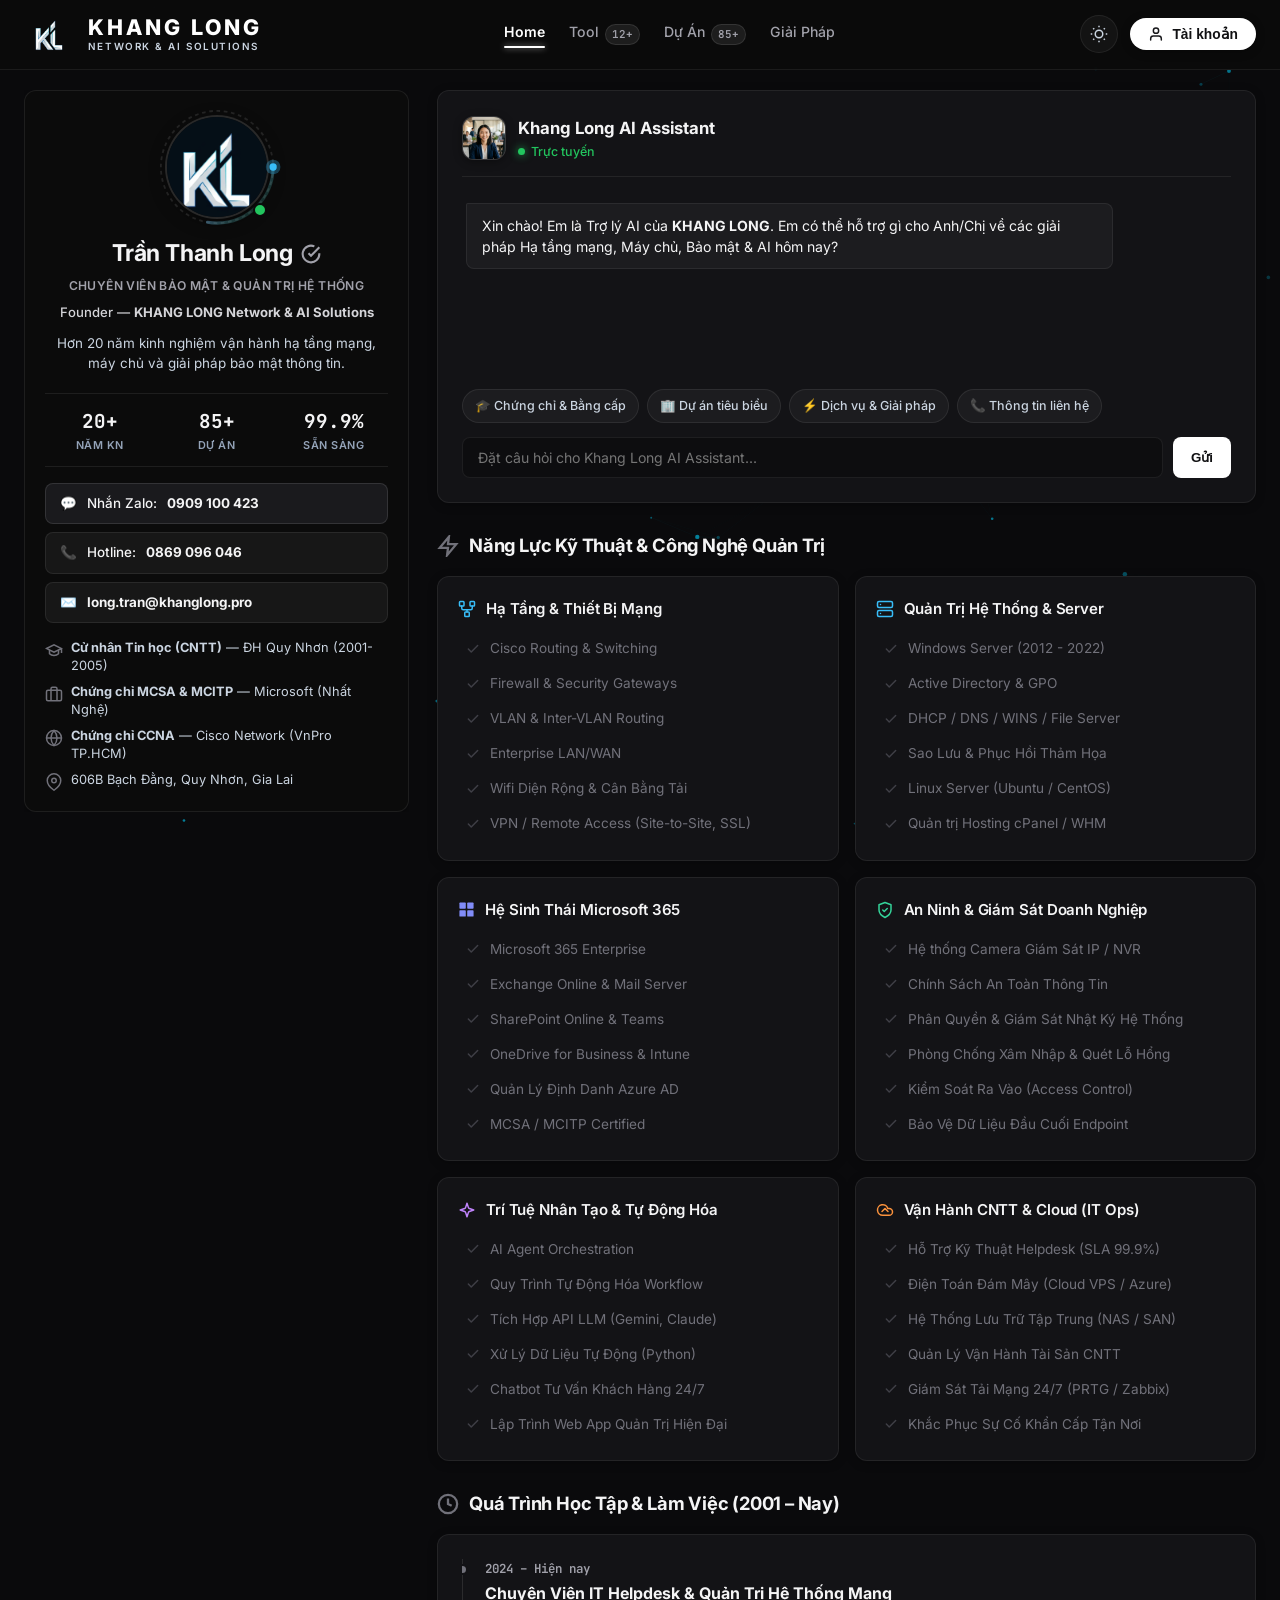
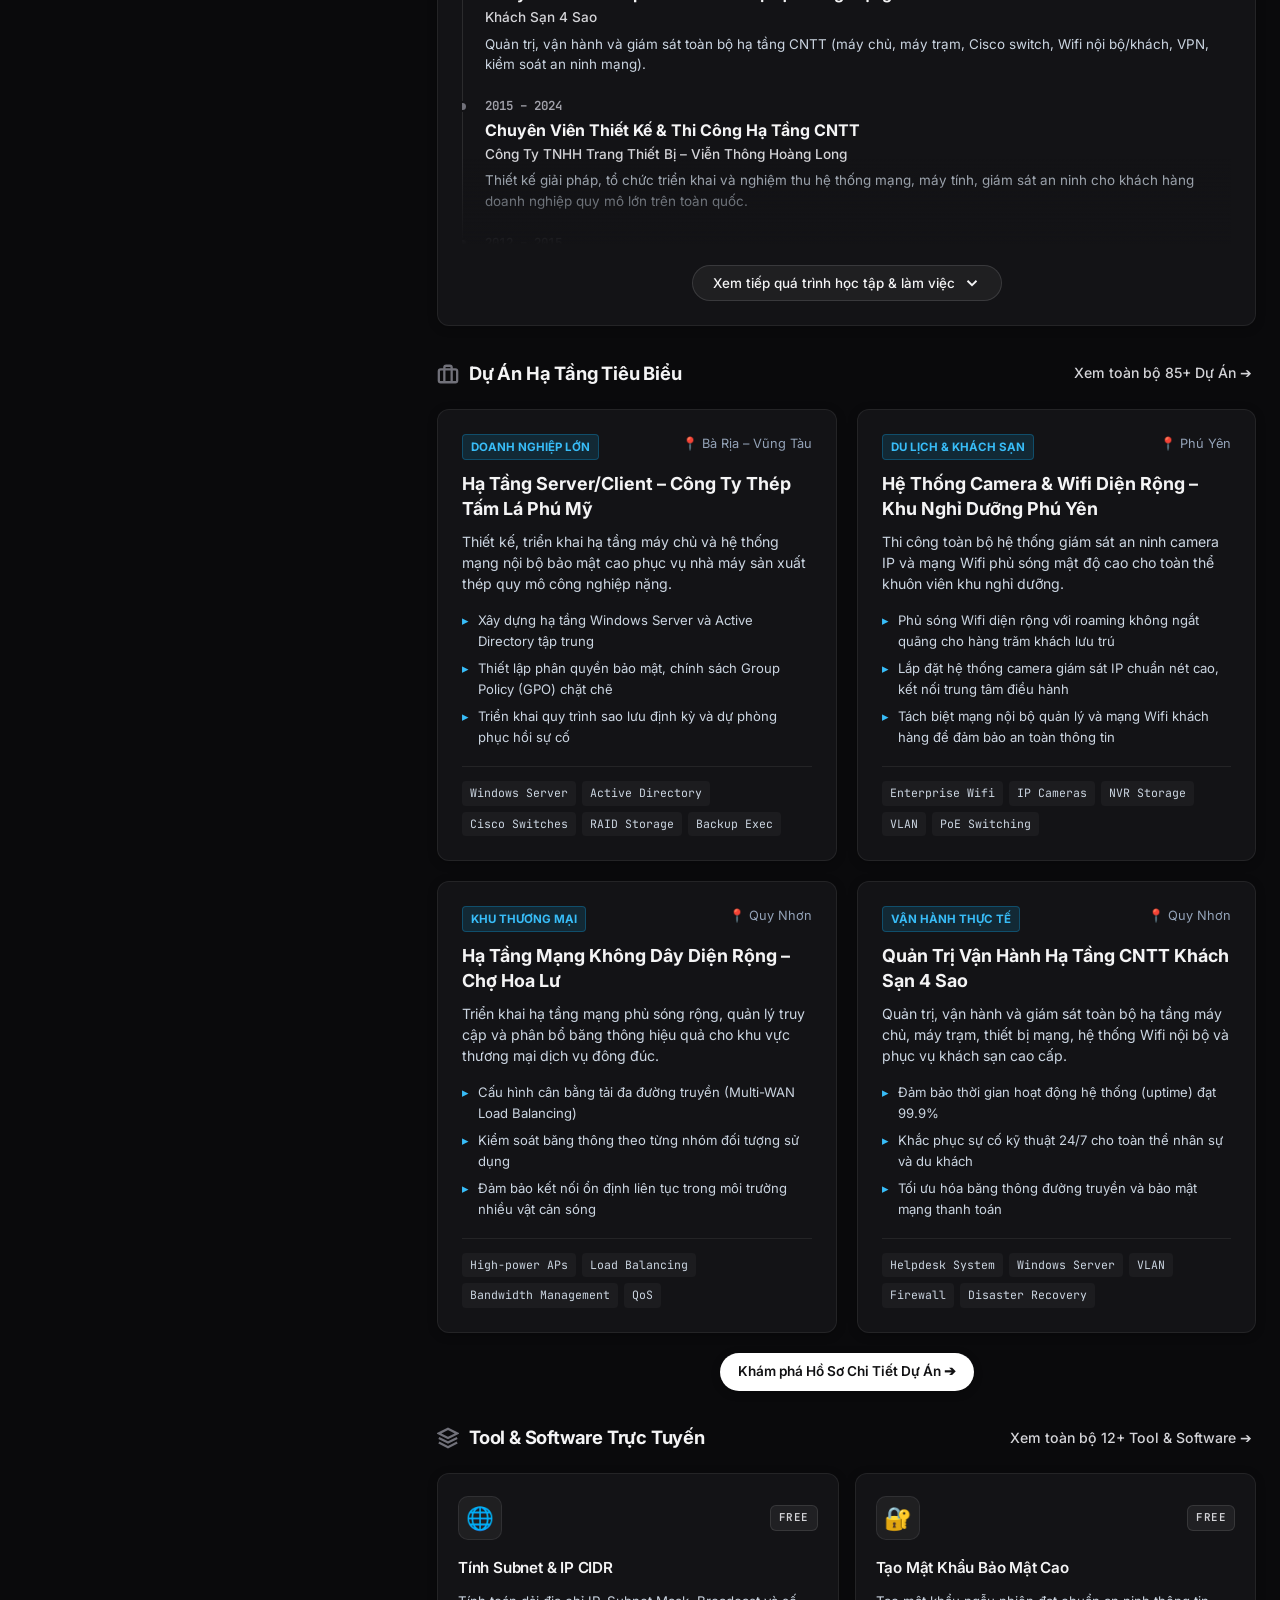
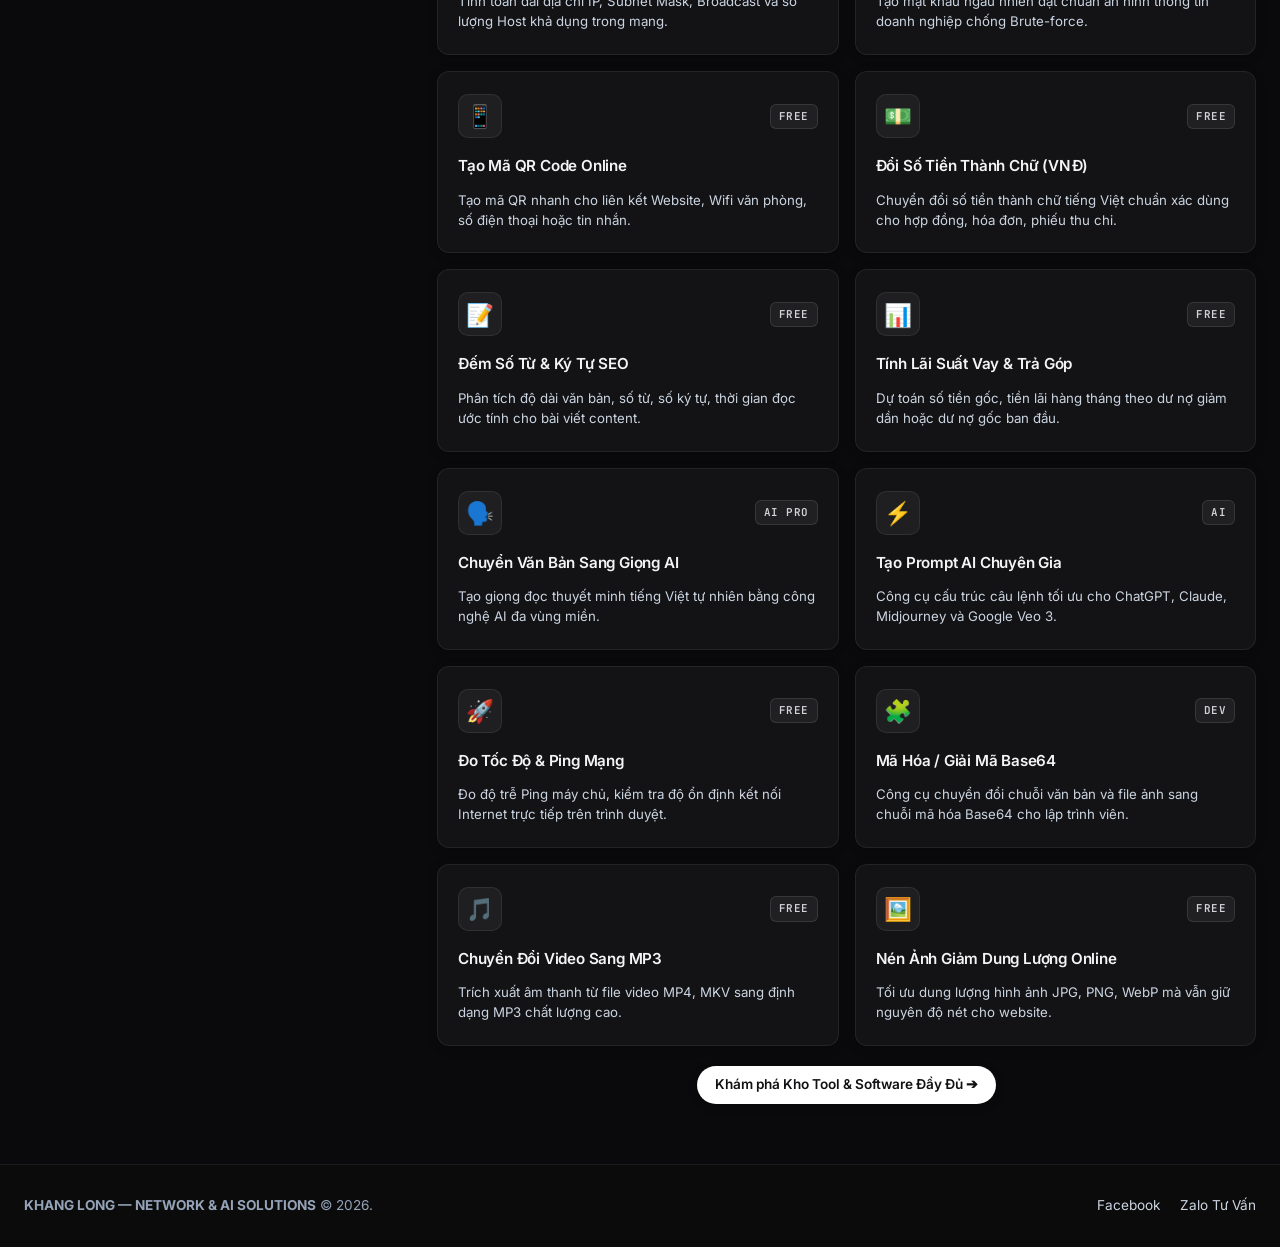
<file: index.html>
<!DOCTYPE html>
<html lang="vi" data-theme="dark">
<head>
  <meta charset="UTF-8">
  <meta name="viewport" content="width=device-width, initial-scale=1.0">
  <title>Trần Thanh Long | KHANG LONG — Network & AI Solutions</title>
  
  <!-- Canonical URL & Primary SEO -->
  <link rel="canonical" href="https://khanglong.pro/">
  <meta name="description" content="KHANG LONG — Network & AI Solutions: Chuyên sâu Khang Long Camera (Camera giám sát IP an ninh), Khang Long Network (Hạ tầng mạng LAN/WAN/Wifi diện rộng), Quản trị Windows Server và Khang Long AI Agent thực chiến tại Quy Nhơn.">
  <meta name="keywords" content="Khang Long, Khang Long Camera, Khang Long Network, Khang Long AI, khanglong.pro, Lắp camera Quy Nhơn, Thi công mạng Quy Nhơn, Quản trị mạng Quy Nhơn, Hạ tầng mạng doanh nghiệp, MCSA, CCNA, Camera an ninh IP, AI Agent doanh nghiệp">
  <meta name="author" content="KHANG LONG Network & AI Solutions">
  <meta name="robots" content="index, follow, max-image-preview:large, max-snippet:-1, max-video-preview:-1">

  <!-- OpenGraph Meta Tags (Facebook, Zalo, LinkedIn) -->
  <meta property="og:locale" content="vi_VN">
  <meta property="og:type" content="website">
  <meta property="og:site_name" content="KHANG LONG — Network & AI Solutions">
  <meta property="og:title" content="KHANG LONG — Network & AI Solutions | Hạ Tầng Mạng & Giải Pháp AI Doanh Nghiệp">
  <meta property="og:description" content="Chuyên sâu khảo sát, thiết kế và triển khai hạ tầng mạng LAN/WAN/Wifi diện rộng, Máy chủ Windows Server, Hệ sinh thái Microsoft 365 và Trí tuệ nhân tạo AI Agent.">
  <meta property="og:url" content="https://khanglong.pro/">
  <meta property="og:image" content="https://khanglong.pro/assets/images/khanglong_logo_official.jpg">
  <meta property="og:image:secure_url" content="https://khanglong.pro/assets/images/khanglong_logo_official.jpg">
  <meta property="og:image:type" content="image/jpeg">
  <meta property="og:image:width" content="1200">
  <meta property="og:image:height" content="630">
  <meta property="og:image:alt" content="KHANG LONG — Network & AI Solutions Logo">

  <!-- Twitter Cards -->
  <meta name="twitter:card" content="summary_large_image">
  <meta name="twitter:title" content="KHANG LONG — Network & AI Solutions">
  <meta name="twitter:description" content="Hạ Tầng Mạng & Giải Pháp AI Doanh Nghiệp uy tín tại Quy Nhơn và toàn quốc.">
  <meta name="twitter:image" content="https://khanglong.pro/assets/images/khanglong_logo_official.jpg">

  <!-- Favicon & Google Search Icons (Square 1:1, Multiples of 48px) -->
  <link rel="icon" type="image/x-icon" href="/favicon.ico">
  <link rel="shortcut icon" type="image/x-icon" href="/favicon.ico">
  <link rel="icon" type="image/png" sizes="48x48" href="assets/images/favicon-48x48.png">
  <link rel="icon" type="image/png" sizes="96x96" href="assets/images/favicon-96x96.png">
  <link rel="icon" type="image/png" sizes="192x192" href="assets/images/favicon-192x192.png">
  <link rel="icon" type="image/png" sizes="512x512" href="assets/images/favicon-512x512.png">
  <link rel="apple-touch-icon" sizes="180x180" href="assets/images/apple-touch-icon.png">

  <!-- Google Structured Data (JSON-LD Schema) -->
  <script type="application/ld+json">
  [
    {
      "@context": "https://schema.org",
      "@type": "LocalBusiness",
      "@id": "https://khanglong.pro/#organization",
      "name": "KHANG LONG — Network & AI Solutions",
      "image": "https://khanglong.pro/assets/images/khanglong_logo_official.jpg",
      "url": "https://khanglong.pro/",
      "sameAs": [
        "https://www.facebook.com/khanglong.itsolutions"
      ],
      "telephone": "0869096046",
      "priceRange": "$$",
      "address": {
        "@type": "PostalAddress",
        "streetAddress": "606B Bạch Đằng",
        "addressLocality": "Quy Nhơn",
        "addressRegion": "Gia Lai",
        "addressCountry": "VN"
      },
      "founder": {
        "@type": "Person",
        "name": "Trần Thanh Long",
        "jobTitle": "Chuyên Viên Bảo Mật & Quản Trị Hệ Thống"
      },
      "description": "Chuyên sâu khảo sát, thiết kế và thi công hạ tầng mạng LAN/WAN, Máy chủ Windows Server, Hệ sinh thái Microsoft 365, An ninh Camera IP và Giải pháp AI Agent doanh nghiệp.",
      "hasOfferCatalog": {
        "@type": "OfferCatalog",
        "name": "Dịch Vụ Cốt Lõi Khang Long",
        "itemListElement": [
          {
            "@type": "Offer",
            "itemOffered": {
              "@type": "Service",
              "name": "Khang Long Network",
              "description": "Tư vấn, thiết kế, triển khai hạ tầng mạng LAN/WAN, Wifi diện rộng và cân bằng tải doanh nghiệp."
            }
          },
          {
            "@type": "Offer",
            "itemOffered": {
              "@type": "Service",
              "name": "Khang Long Camera",
              "description": "Lắp đặt hệ thống camera quan sát an ninh IP, đầu ghi NVR độ nét cao tại Quy Nhơn."
            }
          },
          {
            "@type": "Offer",
            "itemOffered": {
              "@type": "Service",
              "name": "Khang Long AI",
              "description": "Giải pháp Trí tuệ Nhân tạo thực chiến, tích hợp AI Agent tự động hóa vận hành doanh nghiệp."
            }
          }
        ]
      }
    },
    {
      "@context": "https://schema.org",
      "@type": "WebSite",
      "@id": "https://khanglong.pro/#website",
      "url": "https://khanglong.pro/",
      "name": "KHANG LONG — Network & AI Solutions",
      "publisher": {
        "@id": "https://khanglong.pro/#organization"
      }
    },
    {
      "@context": "https://schema.org",
      "@type": "ItemList",
      "name": "Danh mục chính KHANG LONG",
      "itemListElement": [
        {
          "@type": "SiteNavigationElement",
          "position": 1,
          "name": "Trang Chủ — Khang Long Network & AI Solutions",
          "description": "Chuyên gia Hạ tầng Mạng doanh nghiệp, Máy chủ Microsoft Server, Quản trị hệ thống và Giải pháp AI Agent.",
          "url": "https://khanglong.pro/index.html"
        },
        {
          "@type": "SiteNavigationElement",
          "position": 2,
          "name": "Kho Công Cụ & Tiện Ích Trực Tuyến",
          "description": "Bộ tiện ích mạng IP, Subnet Calculator, Trình mã hóa bảo mật và công cụ kỹ thuật miễn phí.",
          "url": "https://khanglong.pro/tools.html"
        },
        {
          "@type": "SiteNavigationElement",
          "position": 3,
          "name": "Dự Án Hạ Tầng Đã Triển Khai",
          "description": "Hơn 85+ dự án hạ tầng mạng LAN/WAN, Wifi diện rộng, hệ thống máy chủ và camera doanh nghiệp.",
          "url": "https://khanglong.pro/projects.html"
        },
        {
          "@type": "SiteNavigationElement",
          "position": 4,
          "name": "Dịch Vụ & Giải Pháp Doanh Nghiệp",
          "description": "Tư vấn, thiết kế, triển khai hạ tầng mạng, bảo mật và giải pháp AI Agent thực chiến.",
          "url": "https://khanglong.pro/services.html"
        }
      ]
    }
  ]
  </script>

  <!-- Browser Theme & Mobile Address Bar Color -->
  <meta name="theme-color" content="#0b0b0e" media="(prefers-color-scheme: dark)">
  <meta name="theme-color" content="#ffffff" media="(prefers-color-scheme: light)">

  <!-- Google Fonts: Inter, Plus Jakarta Sans & JetBrains Mono with Preload & Display Swap -->
  <link rel="preconnect" href="https://fonts.googleapis.com">
  <link rel="preconnect" href="https://fonts.gstatic.com" crossorigin>
  <link rel="preload" as="style" href="https://fonts.googleapis.com/css2?family=Inter:wght@400;500;600;700;800&family=JetBrains+Mono:wght@400;500;600&family=Plus+Jakarta+Sans:wght@600;700;800&display=swap">
  <link href="https://fonts.googleapis.com/css2?family=Inter:wght@400;500;600;700;800&family=JetBrains+Mono:wght@400;500;600&family=Plus+Jakarta+Sans:wght@600;700;800&display=swap" rel="stylesheet">

  <!-- Core CSS -->
  <link rel="stylesheet" href="assets/css/style.css?v=20261013_perf_v7">
</head>
<body>

  <!-- Background Canvas & Ambient Orbs -->
  <canvas id="particle-canvas"></canvas>
  <div class="ambient-orb orb-1"></div>
  <div class="ambient-orb orb-2"></div>

  <!-- ================= TOP HEADER ================= -->
  <header class="top-header">
    <div class="header-container">
      <a href="/" class="brand-link">
        <img src="assets/images/khanglong_transparent_icon.webp" alt="KL Logo" class="brand-icon" width="36" height="36" decoding="async">
        <div class="brand-text">
          <span class="brand-title">KHANG LONG</span>
          <span class="brand-sub">NETWORK &amp; AI SOLUTIONS</span>
        </div>
      </a>

      <!-- Navigation Menu -->
      <nav>
        <ul class="nav-menu">
          <li><a href="index.html" class="nav-item-btn active"><span class="nav-label">Home</span></a></li>
          <li><a href="tools.html" class="nav-item-btn"><span class="nav-label">Tool</span> <span class="badge-pill">12+</span></a></li>
          <li><a href="projects.html" class="nav-item-btn"><span class="nav-label">Dự Án</span> <span class="badge-pill">85+</span></a></li>
          <li><a href="services.html" class="nav-item-btn"><span class="nav-label">Giải Pháp</span></a></li>
        </ul>
      </nav>

      <!-- Actions -->
      <div class="header-actions">
        <button class="theme-toggle-btn" id="theme-toggle" title="Chuyển đổi Sáng/Tối">
          <svg width="18" height="18" viewBox="0 0 24 24" fill="none" stroke="currentColor" stroke-width="2">
            <circle cx="12" cy="12" r="5"></circle>
            <line x1="12" y1="1" x2="12" y2="3"></line>
            <line x1="12" y1="21" x2="12" y2="23"></line>
            <line x1="4.22" y1="4.22" x2="5.64" y2="5.64"></line>
            <line x1="18.36" y1="18.36" x2="19.78" y2="19.78"></line>
            <line x1="1" y1="12" x2="3" y2="12"></line>
            <line x1="21" y1="12" x2="23" y2="12"></line>
            <line x1="4.22" y1="19.78" x2="5.64" y2="18.36"></line>
            <line x1="18.36" y1="5.64" x2="19.78" y2="4.22"></line>
          </svg>
        </button>
        <button class="cta-account-btn" id="open-auth-modal" type="button" title="Đăng nhập / Đăng ký tài khoản">
          <svg width="16" height="16" viewBox="0 0 24 24" fill="none" stroke="currentColor" stroke-width="2.2" stroke-linecap="round" stroke-linejoin="round">
            <path d="M20 21v-2a4 4 0 0 0-4-4H8a4 4 0 0 0-4 4v2"></path>
            <circle cx="12" cy="7" r="4"></circle>
          </svg>
          <span class="cta-account-text">Tài khoản</span>
        </button>

        <!-- Mobile Hamburger 3-Line Menu Button -->
        <button class="mobile-menu-btn" id="mobile-menu-toggle" type="button" title="Mở danh mục menu" aria-label="Menu điều hướng">
          <svg class="icon-menu-open" width="20" height="20" viewBox="0 0 24 24" fill="none" stroke="currentColor" stroke-width="2.2" stroke-linecap="round" stroke-linejoin="round">
            <line x1="4" y1="6" x2="20" y2="6"></line>
            <line x1="4" y1="12" x2="20" y2="12"></line>
            <line x1="4" y1="18" x2="20" y2="18"></line>
          </svg>
          <svg class="icon-menu-close" width="20" height="20" viewBox="0 0 24 24" fill="none" stroke="currentColor" stroke-width="2.2" stroke-linecap="round" stroke-linejoin="round" style="display:none;">
            <line x1="18" y1="6" x2="6" y2="18"></line>
            <line x1="6" y1="6" x2="18" y2="18"></line>
          </svg>
        </button>
      </div>
    </div>

    <!-- Mobile Navigation Drawer -->
    <div class="mobile-nav-drawer" id="mobile-nav-drawer">
      <ul class="mobile-nav-list">
        <li><a href="index.html" class="mobile-nav-link active"><span class="mnl-icon">🏠</span> <span>Home (Trang chủ)</span></a></li>
        <li><a href="tools.html" class="mobile-nav-link"><span class="mnl-icon">🛠️</span> <span>Tool Tiện Ích</span> <span class="badge-pill">12+</span></a></li>
        <li><a href="projects.html" class="mobile-nav-link"><span class="mnl-icon">💼</span> <span>Dự Án Đã Triển Khai</span> <span class="badge-pill">85+</span></a></li>
        <li><a href="services.html" class="mobile-nav-link"><span class="mnl-icon">🚀</span> <span>Dịch Vụ &amp; Giải Pháp</span></a></li>
      </ul>
      <div class="mobile-nav-contact">
        <a href="tel:0869096046" class="mnc-item mnc-phone">📞 Hotline: 0869 096 046</a>
        <a href="https://zalo.me/0909100423" target="_blank" class="mnc-item mnc-zalo">💬 Nhắn Zalo: 0909 100 423</a>
      </div>
    </div>
  </header>

  <!-- ================= MAIN LAYOUT ================= -->
  <main class="main-wrapper" id="about">
    
    <!-- LEFT COLUMN: SIDEBAR PROFILE CARD -->
    <aside class="sidebar-profile" id="sidebar-profile">
      <!-- Mobile Profile Collapsible Trigger Button -->
      <button class="profile-mobile-toggle-btn" id="profile-mobile-toggle" type="button" aria-expanded="false">
        <div class="pm-user-wrap">
          <div class="pm-avatar-mini">
            <img src="assets/images/khanglong_icon.webp" alt="Trần Thanh Long" width="38" height="38" decoding="async">
            <span class="pm-status-dot"></span>
          </div>
          <div class="pm-user-info">
            <div class="pm-user-name">
              <span>Trần Thanh Long</span>
              <span class="verified-icon-mini" title="Đã xác thực">✓</span>
            </div>
            <div class="pm-user-title">Founder Khang Long · 20+ Năm KN</div>
          </div>
        </div>
        <div class="pm-expand-action">
          <span class="pm-expand-text" id="profile-toggle-text">Xem hồ sơ</span>
          <svg class="pm-chevron-icon" id="profile-chevron" width="18" height="18" viewBox="0 0 24 24" fill="none" stroke="currentColor" stroke-width="2.5"><polyline points="6 9 12 15 18 9"></polyline></svg>
        </div>
      </button>

      <div class="profile-card glass-panel" id="profile-card-content">
        
        <!-- Avatar Wrapper -->
        <div class="avatar-wrapper">
          <svg class="avatar-ring-svg" viewBox="0 0 100 100">
            <defs>
              <linearGradient id="ring-beam-grad" x1="0%" y1="0%" x2="100%" y2="100%">
                <stop offset="0%" stop-color="#38bdf8" stop-opacity="1"/>
                <stop offset="50%" stop-color="#818cf8" stop-opacity="0.7"/>
                <stop offset="100%" stop-color="#34d399" stop-opacity="0"/>
              </linearGradient>
            </defs>
            <!-- Background Orbit Track -->
            <circle cx="50" cy="50" r="46" fill="none" stroke="rgba(255, 255, 255, 0.1)" stroke-width="1.5" stroke-dasharray="3 3" />
            <!-- Rotating Spinner with Running Arc & Comet Light Head -->
            <g class="avatar-spinner-group">
              <circle cx="50" cy="50" r="46" fill="none" stroke="url(#ring-beam-grad)" stroke-width="2.5" stroke-linecap="round" stroke-dasharray="80 210" />
              <circle cx="96" cy="50" r="3" fill="#38bdf8" />
              <circle cx="96" cy="50" r="6" fill="#38bdf8" opacity="0.3" />
            </g>
          </svg>
          <div class="avatar-img-box">
            <img src="assets/images/khanglong_icon.webp" alt="Trần Thanh Long" width="100" height="100" fetchpriority="high" decoding="async">
          </div>
          <div class="online-status-dot" title="Đang trực tuyến"></div>
        </div>

        <!-- Name & Badges -->
        <h1 class="profile-name">
          Trần Thanh Long
          <span class="verified-icon" title="Chuyên gia được xác thực">
            <svg width="20" height="20" viewBox="0 0 24 24" fill="none" stroke="currentColor" stroke-width="2.5">
              <path d="M22 11.08V12a10 10 0 1 1-5.93-9.14"></path>
              <polyline points="22 4 12 14.01 9 11.01"></polyline>
            </svg>
          </span>
        </h1>
        <div class="profile-role">Chuyên Viên Bảo Mật &amp; Quản Trị Hệ Thống</div>
        <div class="profile-founder">Founder — <strong>KHANG LONG Network &amp; AI Solutions</strong></div>
        <p class="profile-tagline">
          Hơn 20 năm kinh nghiệm vận hành hạ tầng mạng, máy chủ và giải pháp bảo mật thông tin.
        </p>

        <!-- Stats Counter -->
        <div class="stats-counter-row">
          <div class="stat-box">
            <span class="stat-value">20+</span>
            <span class="stat-label">Năm KN</span>
          </div>
          <div class="stat-box">
            <span class="stat-value">85+</span>
            <span class="stat-label">Dự Án</span>
          </div>
          <div class="stat-box">
            <span class="stat-value">99.9%</span>
            <span class="stat-label">Sẵn Sàng</span>
          </div>
        </div>

        <!-- Direct Contact Actions -->
        <div class="contact-actions-list">
          <a href="https://zalo.me/0909100423" target="_blank" class="contact-btn-item zalo-btn">
            <span>💬</span> Nhắn Zalo: <strong>0909 100 423</strong>
          </a>
          <a href="tel:0869096046" class="contact-btn-item">
            <span>📞</span> Hotline: <strong>0869 096 046</strong>
          </a>
          <a href="mailto:long.tran@khanglong.pro" class="contact-btn-item">
            <span>✉️</span> <strong>long.tran@khanglong.pro</strong>
          </a>
        </div>

        <!-- Qualifications & Background -->
        <ul class="quick-info-list">
          <li>
            <svg width="18" height="18" viewBox="0 0 24 24" fill="none" stroke="currentColor" stroke-width="2"><path d="M22 10v6M2 10l10-5 10 5-10 5z"/><path d="M6 12v5c3 3 9 3 12 0v-5"/></svg>
            <span><strong>Cử nhân Tin học (CNTT)</strong> — ĐH Quy Nhơn (2001-2005)</span>
          </li>
          <li>
            <svg width="18" height="18" viewBox="0 0 24 24" fill="none" stroke="currentColor" stroke-width="2"><rect x="2" y="7" width="20" height="14" rx="2" ry="2"/><path d="M16 21V5a2 2 0 0 0-2-2h-4a2 2 0 0 0-2 2v16"/></svg>
            <span><strong>Chứng chỉ MCSA &amp; MCITP</strong> — Microsoft (Nhất Nghệ)</span>
          </li>
          <li>
            <svg width="18" height="18" viewBox="0 0 24 24" fill="none" stroke="currentColor" stroke-width="2"><circle cx="12" cy="12" r="10"/><path d="M2 12h20"/><path d="M12 2a15.3 15.3 0 0 1 4 10 15.3 15.3 0 0 1-4 10 15.3 15.3 0 0 1-4-10 15.3 15.3 0 0 1 4-10z"/></svg>
            <span><strong>Chứng chỉ CCNA</strong> — Cisco Network (VnPro TP.HCM)</span>
          </li>
          <li>
            <svg width="18" height="18" viewBox="0 0 24 24" fill="none" stroke="currentColor" stroke-width="2"><path d="M21 10c0 7-9 13-9 13s-9-6-9-13a9 9 0 0 1 18 0z"/><circle cx="12" cy="10" r="3"/></svg>
            <span>606B Bạch Đằng, Quy Nhơn, Gia Lai</span>
          </li>
        </ul>

      </div>
    </aside>

    <!-- RIGHT COLUMN: MAIN CONTENT & APPS -->
    <section class="content-area">
      
      <!-- 1. KHANG LONG AI ASSISTANT -->
      <!-- Mobile AI Trigger Banner (Shown when chat is collapsed on Mobile) -->
      <div class="mobile-ai-trigger-banner glass-panel" id="mobile-ai-trigger-banner">
        <div class="matb-avatar">
          <img src="assets/images/ai_support_female.webp" alt="AI Support" width="40" height="40" loading="lazy" decoding="async">
          <span class="online-status-dot"></span>
        </div>
        <div class="matb-text">
          <div class="matb-title">Khang Long AI Assistant <span class="ai-live-badge">Online</span></div>
          <div class="matb-desc">Chạm để hỏi đáp &amp; tư vấn giải pháp mạng, AI</div>
        </div>
        <button type="button" class="matb-cta-btn" id="open-ai-chat-btn">
          <span>Chat AI</span>
          <svg width="15" height="15" viewBox="0 0 24 24" fill="none" stroke="currentColor" stroke-width="2.5"><path d="M21 15a2 2 0 0 1-2 2H7l-4 4V5a2 2 0 0 1 2-2h14a2 2 0 0 1 2 2z"></path></svg>
        </button>
      </div>

      <!-- AI Assistant Card (Always open on Desktop, Pop-up/Expandable on Mobile) -->
      <div class="chat-assistant-card glass-panel" id="chat-assistant-card">
        <div class="chat-card-header">
          <div class="chat-brand-identity">
            <div class="chat-avatar-icon">
              <img src="assets/images/ai_support_female.webp" alt="Khang Long Support Specialist" width="44" height="44" loading="lazy" decoding="async">
            </div>
            <div class="chat-title-text">
              <h3>Khang Long AI Assistant</h3>
              <span class="chat-status-active">Trực tuyến</span>
            </div>
          </div>
          <!-- Mobile Close Button -->
          <button class="chat-mobile-close-btn" id="close-ai-chat-btn" type="button" title="Thu nhỏ khung chat">
            <svg width="18" height="18" viewBox="0 0 24 24" fill="none" stroke="currentColor" stroke-width="2.2" stroke-linecap="round" stroke-linejoin="round">
              <line x1="18" y1="6" x2="6" y2="18"></line>
              <line x1="6" y1="6" x2="18" y2="18"></line>
            </svg>
          </button>
        </div>

        <div class="chat-messages-container" id="chat-messages">
          <div class="chat-bubble ai-msg">
            Xin chào! Em là Trợ lý AI của <strong>KHANG LONG</strong>. Em có thể hỗ trợ gì cho Anh/Chị về các giải pháp Hạ tầng mạng, Máy chủ, Bảo mật &amp; AI hôm nay?
          </div>
        </div>

        <div class="chat-suggestions">
          <span class="suggestion-chip" data-query="Anh Long có những chứng chỉ và học vấn gì?">🎓 Chứng chỉ &amp; Bằng cấp</span>
          <span class="suggestion-chip" data-query="Các dự án tiêu biểu anh Long đã làm?">🏢 Dự án tiêu biểu</span>
          <span class="suggestion-chip" data-query="Khang Long cung cấp những dịch vụ gì?">⚡ Dịch vụ &amp; Giải pháp</span>
          <span class="suggestion-chip" data-query="Thông tin liên hệ trực tiếp anh Long?">📞 Thông tin liên hệ</span>
        </div>

        <div class="chat-input-bar">
          <input type="text" class="chat-input-field" id="chat-input" placeholder="Đặt câu hỏi cho Khang Long AI Assistant...">
          <button type="button" class="chat-send-btn" id="chat-send-btn">Gửi</button>
        </div>
      </div>

      <!-- 2. TECH STACK & SKILLS -->
      <section id="skills">
        <h2 class="section-title">
          <svg width="22" height="22" viewBox="0 0 24 24" fill="none" stroke="currentColor" stroke-width="2.5"><polygon points="13 2 3 14 12 14 11 22 21 10 12 10 13 2"></polygon></svg>
          Năng Lực Kỹ Thuật &amp; Công Nghệ Quản Trị
        </h2>
        <div class="tech-categories-grid" id="tech-stack-container">
          <!-- 1. Hạ Tầng & Thiết Bị Mạng -->
          <div class="tech-cat-card glass-panel">
            <div class="tech-cat-header">
              <svg width="18" height="18" viewBox="0 0 24 24" fill="none" stroke="#38bdf8" stroke-width="2" stroke-linecap="round" stroke-linejoin="round"><rect x="2" y="2" width="6" height="6" rx="1"/><rect x="16" y="2" width="6" height="6" rx="1"/><rect x="9" y="16" width="6" height="6" rx="1"/><path d="M5 8v3a2 2 0 0 0 2 2h10a2 2 0 0 0 2-2V8"/><line x1="12" y1="13" x2="12" y2="16"/></svg>
              <span>Hạ Tầng &amp; Thiết Bị Mạng</span>
            </div>
            <div class="tech-pills-wrap">
              <span class="tech-pill highlight">Cisco Routing &amp; Switching</span>
              <span class="tech-pill highlight">Firewall &amp; Security Gateways</span>
              <span class="tech-pill">VLAN &amp; Inter-VLAN Routing</span>
              <span class="tech-pill">Enterprise LAN/WAN</span>
              <span class="tech-pill highlight">Wifi Diện Rộng &amp; Cân Bằng Tải</span>
              <span class="tech-pill">VPN / Remote Access (Site-to-Site, SSL)</span>
            </div>
          </div>

          <!-- 2. Quản Trị Hệ Thống & Server -->
          <div class="tech-cat-card glass-panel">
            <div class="tech-cat-header">
              <svg width="18" height="18" viewBox="0 0 24 24" fill="none" stroke="#38bdf8" stroke-width="2" stroke-linecap="round" stroke-linejoin="round"><rect x="2" y="2" width="20" height="8" rx="2" ry="2"/><rect x="2" y="14" width="20" height="8" rx="2" ry="2"/><line x1="6" y1="6" x2="6.01" y2="6"/><line x1="6" y1="18" x2="6.01" y2="18"/></svg>
              <span>Quản Trị Hệ Thống &amp; Server</span>
            </div>
            <div class="tech-pills-wrap">
              <span class="tech-pill highlight">Windows Server (2012 - 2022)</span>
              <span class="tech-pill highlight">Active Directory &amp; GPO</span>
              <span class="tech-pill">DHCP / DNS / WINS / File Server</span>
              <span class="tech-pill highlight">Sao Lưu &amp; Phục Hồi Thảm Họa</span>
              <span class="tech-pill">Linux Server (Ubuntu / CentOS)</span>
              <span class="tech-pill">Quản trị Hosting cPanel / WHM</span>
            </div>
          </div>

          <!-- 3. Hệ Sinh Thái Microsoft 365 -->
          <div class="tech-cat-card glass-panel">
            <div class="tech-cat-header">
              <svg width="17" height="17" viewBox="0 0 24 24" fill="#818cf8"><rect x="2" y="2" width="9" height="9" rx="1"/><rect x="13" y="2" width="9" height="9" rx="1"/><rect x="2" y="13" width="9" height="9" rx="1"/><rect x="13" y="13" width="9" height="9" rx="1"/></svg>
              <span>Hệ Sinh Thái Microsoft 365</span>
            </div>
            <div class="tech-pills-wrap">
              <span class="tech-pill highlight">Microsoft 365 Enterprise</span>
              <span class="tech-pill highlight">Exchange Online &amp; Mail Server</span>
              <span class="tech-pill">SharePoint Online &amp; Teams</span>
              <span class="tech-pill">OneDrive for Business &amp; Intune</span>
              <span class="tech-pill">Quản Lý Định Danh Azure AD</span>
              <span class="tech-pill highlight">MCSA / MCITP Certified</span>
            </div>
          </div>

          <!-- 4. An Ninh & Giám Sát Doanh Nghiệp -->
          <div class="tech-cat-card glass-panel">
            <div class="tech-cat-header">
              <svg width="18" height="18" viewBox="0 0 24 24" fill="none" stroke="#34d399" stroke-width="2" stroke-linecap="round" stroke-linejoin="round"><path d="M12 22s8-4 8-10V5l-8-3-8 3v7c0 6 8 10 8 10z"/><path d="m9 12 2 2 4-4"/></svg>
              <span>An Ninh &amp; Giám Sát Doanh Nghiệp</span>
            </div>
            <div class="tech-pills-wrap">
              <span class="tech-pill highlight">Hệ thống Camera Giám Sát IP / NVR</span>
              <span class="tech-pill highlight">Chính Sách An Toàn Thông Tin</span>
              <span class="tech-pill">Phân Quyền &amp; Giám Sát Nhật Ký Hệ Thống</span>
              <span class="tech-pill">Phòng Chống Xâm Nhập &amp; Quét Lỗ Hổng</span>
              <span class="tech-pill">Kiểm Soát Ra Vào (Access Control)</span>
              <span class="tech-pill">Bảo Vệ Dữ Liệu Đầu Cuối Endpoint</span>
            </div>
          </div>

          <!-- 5. Trí Tuệ Nhân Tạo & Tự Động Hóa -->
          <div class="tech-cat-card glass-panel">
            <div class="tech-cat-header">
              <svg width="18" height="18" viewBox="0 0 24 24" fill="none" stroke="#c084fc" stroke-width="2" stroke-linecap="round" stroke-linejoin="round"><path d="m12 3-1.912 5.813a2 2 0 0 1-1.275 1.275L3 12l5.813 1.912a2 2 0 0 1 1.275 1.275L12 21l1.912-5.813a2 2 0 0 1 1.275-1.275L21 12l-5.813-1.912a2 2 0 0 1-1.275-1.275L12 3Z"/></svg>
              <span>Trí Tuệ Nhân Tạo &amp; Tự Động Hóa</span>
            </div>
            <div class="tech-pills-wrap">
              <span class="tech-pill highlight">AI Agent Orchestration</span>
              <span class="tech-pill highlight">Quy Trình Tự Động Hóa Workflow</span>
              <span class="tech-pill">Tích Hợp API LLM (Gemini, Claude)</span>
              <span class="tech-pill">Xử Lý Dữ Liệu Tự Động (Python)</span>
              <span class="tech-pill">Chatbot Tư Vấn Khách Hàng 24/7</span>
              <span class="tech-pill">Lập Trình Web App Quản Trị Hiện Đại</span>
            </div>
          </div>

          <!-- 6. Vận Hành CNTT & Cloud (IT Ops) -->
          <div class="tech-cat-card glass-panel">
            <div class="tech-cat-header">
              <svg width="18" height="18" viewBox="0 0 24 24" fill="none" stroke="#fb923c" stroke-width="2" stroke-linecap="round" stroke-linejoin="round"><path d="M17.5 19H9a7 7 0 1 1 6.71-9h1.79a4.5 4.5 0 1 1 0 9Z"/><polyline points="8 14 12 10 16 14"/></svg>
              <span>Vận Hành CNTT &amp; Cloud (IT Ops)</span>
            </div>
            <div class="tech-pills-wrap">
              <span class="tech-pill highlight">Hỗ Trợ Kỹ Thuật Helpdesk (SLA 99.9%)</span>
              <span class="tech-pill highlight">Điện Toán Đám Mây (Cloud VPS / Azure)</span>
              <span class="tech-pill">Hệ Thống Lưu Trữ Tập Trung (NAS / SAN)</span>
              <span class="tech-pill">Quản Lý Vận Hành Tài Sản CNTT</span>
              <span class="tech-pill">Giám Sát Tải Mạng 24/7 (PRTG / Zabbix)</span>
              <span class="tech-pill highlight">Khắc Phục Sự Cố Khẩn Cấp Tận Nơi</span>
            </div>
          </div>
        </div>
      </section>

      <!-- 3. EDUCATION & CAREER TIMELINE -->
      <section id="timeline">
        <h2 class="section-title">
          <svg width="22" height="22" viewBox="0 0 24 24" fill="none" stroke="currentColor" stroke-width="2.5"><circle cx="12" cy="12" r="10"/><polyline points="12 6 12 12 16 14"></polyline></svg>
          Quá Trình Học Tập &amp; Làm Việc (2001 – Nay)
        </h2>
        <div class="timeline-card glass-panel">
          <div class="timeline-wrapper collapsed" id="timeline-wrapper">
            <div class="timeline-list" id="timeline-container">
              <!-- Rendered dynamically by app.js -->
            </div>
            <div class="timeline-fade-overlay" id="timeline-fade"></div>
          </div>
          <div class="timeline-toggle-area">
            <button class="timeline-expand-btn" id="timeline-toggle-btn" aria-expanded="false" type="button">
              <span class="btn-text">Xem tiếp quá trình học tập &amp; làm việc</span>
              <svg class="chevron-icon" width="18" height="18" viewBox="0 0 24 24" fill="none" stroke="currentColor" stroke-width="2.5">
                <polyline points="6 9 12 15 18 9"></polyline>
              </svg>
            </button>
          </div>
        </div>
      </section>

      <!-- 4. FEATURED PROJECTS PREVIEW -->
      <section id="projects">
        <div style="display: flex; justify-content: space-between; align-items: center; margin-bottom: 16px; flex-wrap: wrap; gap: 10px;">
          <h2 class="section-title" style="margin-bottom: 0;">
            <svg width="22" height="22" viewBox="0 0 24 24" fill="none" stroke="currentColor" stroke-width="2.5"><rect x="2" y="7" width="20" height="14" rx="2" ry="2"/><path d="M16 21V5a2 2 0 0 0-2-2h-4a2 2 0 0 0-2 2v16"/></svg>
            Dự Án Hạ Tầng Tiêu Biểu
          </h2>
          <a href="projects.html" class="nav-item-btn" style="color: #d4d4d8; border-color: rgba(255, 255, 255, 0.12);">
            Xem toàn bộ 85+ Dự Án ➔
          </a>
        </div>
        <div class="projects-grid" id="projects-container">
          <!-- Rendered dynamically by app.js -->
        </div>
        <div style="text-align: center; margin-top: 20px;">
          <a href="projects.html" class="cta-contact-btn" style="display: inline-block;">
            Khám phá Hồ Sơ Chi Tiết Dự Án ➔
          </a>
        </div>
      </section>

      <!-- 5. TOOLS & SOFTWARE PREVIEW -->
      <section id="tools">
        <div style="display: flex; justify-content: space-between; align-items: center; margin-bottom: 16px; flex-wrap: wrap; gap: 10px;">
          <h2 class="section-title" style="margin-bottom: 0;">
            <svg width="22" height="22" viewBox="0 0 24 24" fill="none" stroke="currentColor" stroke-width="2.5"><polygon points="12 2 2 7 12 12 22 7 12 2"></polygon><polyline points="2 17 12 22 22 17"></polyline><polyline points="2 12 12 17 22 12"></polyline></svg>
            Tool &amp; Software Trực Tuyến
          </h2>
          <a href="tools.html" class="nav-item-btn" style="color: #d4d4d8; border-color: rgba(255, 255, 255, 0.12);">
            Xem toàn bộ 12+ Tool &amp; Software ➔
          </a>
        </div>
        <div class="tools-grid" id="tools-container">
          <!-- Rendered dynamically by app.js -->
        </div>
        <div style="text-align: center; margin-top: 20px;">
          <a href="tools.html" class="cta-contact-btn" style="display: inline-block;">
            Khám phá Kho Tool &amp; Software Đầy Đủ ➔
          </a>
        </div>
      </section>

    </section>
  </main>

  <!-- ================= SITE FOOTER ================= -->
  <footer class="site-footer">
    <div class="footer-inner">
      <div>
        <strong>KHANG LONG — NETWORK &amp; AI SOLUTIONS</strong> &copy; 2026.
      </div>
      <div class="footer-links">
        <a href="https://www.facebook.com/khanglong.itsolutions" target="_blank" rel="noopener noreferrer">Facebook</a>
        <a href="https://zalo.me/0909100423" target="_blank" rel="noopener noreferrer">Zalo Tư Vấn</a>
      </div>
    </div>
  </footer>

  <!-- ================= AUTH MODAL (ĐĂNG NHẬP / ĐĂNG KÝ) ================= -->
  <div class="auth-modal-overlay" id="auth-modal-overlay" aria-hidden="true">
    <div class="auth-modal-card" role="dialog" aria-modal="true" aria-labelledby="auth-modal-title">
      
      <!-- Close Button (Red Circle with White X) -->
      <button class="auth-close-btn" id="auth-modal-close" title="Đóng modal" aria-label="Đóng">
        <svg width="14" height="14" viewBox="0 0 24 24" fill="none" stroke="currentColor" stroke-width="3" stroke-linecap="round" stroke-linejoin="round">
          <line x1="18" y1="6" x2="6" y2="18"></line>
          <line x1="6" y1="6" x2="18" y2="18"></line>
        </svg>
      </button>

      <!-- Tabs: Đăng nhập / Đăng ký -->
      <div class="auth-tabs">
        <button type="button" class="auth-tab-btn active" id="tab-login-btn">Đăng nhập</button>
        <button type="button" class="auth-tab-btn" id="tab-register-btn">Đăng ký</button>
      </div>

      <!-- ================= 1. FORM ĐĂNG NHẬP (HÌNH 2) ================= -->
      <div class="auth-form-panel active" id="login-panel">
        
        <!-- Alert Notification -->
        <div class="auth-alert-banner login-alert">
          <svg width="18" height="18" viewBox="0 0 24 24" fill="none" stroke="currentColor" stroke-width="2.5" stroke-linecap="round" stroke-linejoin="round">
            <circle cx="12" cy="12" r="10"></circle>
            <line x1="12" y1="16" x2="12" y2="12"></line>
            <line x1="12" y1="8" x2="12.01" y2="8"></line>
          </svg>
          <span>Bạn cần đăng nhập để sử dụng Website!</span>
        </div>

        <!-- Google Login Button -->
        <button type="button" class="auth-google-btn" id="google-login-btn">
          <svg width="18" height="18" viewBox="0 0 24 24">
            <path fill="#4285F4" d="M22.56 12.25c0-.78-.07-1.53-.2-2.25H12v4.26h5.92c-.26 1.37-1.04 2.53-2.21 3.31v2.77h3.57c2.08-1.92 3.28-4.74 3.28-8.09z"/>
            <path fill="#34A853" d="M12 23c2.97 0 5.46-.98 7.28-2.66l-3.57-2.77c-.98.66-2.23 1.06-3.71 1.06-2.86 0-5.29-1.93-6.16-4.53H2.18v2.84C3.99 20.53 7.7 23 12 23z"/>
            <path fill="#FBBC05" d="M5.84 14.09c-.22-.66-.35-1.36-.35-2.09s.13-1.43.35-2.09V7.06H2.18C1.43 8.55 1 10.22 1 12s.43 3.45 1.18 4.94l2.85-2.22.81-.63z"/>
            <path fill="#EA4335" d="M12 5.38c1.62 0 3.06.56 4.21 1.64l3.15-3.15C17.45 2.09 14.97 1 12 1 7.7 1 3.99 3.47 2.18 7.06l3.66 2.84c.87-2.6 3.3-4.52 6.16-4.52z"/>
          </svg>
          <span>Sign in with Google</span>
        </button>

        <div class="auth-divider">Hoặc</div>

        <form id="login-form" onsubmit="event.preventDefault(); window.handleAuthSubmit('login');">
          <div class="auth-field-group">
            <label for="login-username">Email/Tên đăng nhập</label>
            <div class="auth-input-box">
              <svg class="input-icon" width="18" height="18" viewBox="0 0 24 24" fill="none" stroke="currentColor" stroke-width="2">
                <path d="M20 21v-2a4 4 0 0 0-4-4H8a4 4 0 0 0-4 4v2"></path>
                <circle cx="12" cy="7" r="4"></circle>
              </svg>
              <input type="text" id="login-username" placeholder="Nhập email hoặc tên đăng nhập" required autocomplete="username">
            </div>
          </div>

          <div class="auth-field-group">
            <label for="login-password">Mật khẩu</label>
            <div class="auth-input-box">
              <svg class="input-icon" width="18" height="18" viewBox="0 0 24 24" fill="none" stroke="currentColor" stroke-width="2">
                <rect x="3" y="11" width="18" height="11" rx="2" ry="2"></rect>
                <path d="M7 11V7a5 5 0 0 1 10 0v4"></path>
              </svg>
              <input type="password" id="login-password" placeholder="Nhập mật khẩu" required autocomplete="current-password">
              <button type="button" class="auth-toggle-pwd" data-target="login-password">Hiển thị</button>
            </div>
          </div>

          <div class="auth-options-row">
            <label class="auth-remember-label">
              <input type="checkbox" id="login-remember" checked>
              <span>Nhớ tài khoản</span>
            </label>
            <a href="javascript:void(0)" class="auth-forgot-link" onclick="alert('Vui lòng liên hệ quản trị viên qua Hotline hoặc Zalo để khôi phục mật khẩu!');">Quên mật khẩu ?</a>
          </div>

          <button type="submit" class="auth-submit-btn">Đăng nhập</button>
        </form>

        <div class="auth-switch-footer">
          Bạn không có tài khoản? <button type="button" class="auth-switch-link" id="switch-to-register">Đăng ký</button>
        </div>
      </div>

      <!-- ================= 2. FORM ĐĂNG KÝ (HÌNH 3) ================= -->
      <div class="auth-form-panel" id="register-panel">
        
        <!-- Alert Notification -->
        <div class="auth-alert-banner register-alert">
          <svg width="18" height="18" viewBox="0 0 24 24" fill="none" stroke="currentColor" stroke-width="2.5" stroke-linecap="round" stroke-linejoin="round">
            <path d="M16 21v-2a4 4 0 0 0-4-4H5a4 4 0 0 0-4 4v2"></path>
            <circle cx="8.5" cy="7" r="4"></circle>
            <line x1="20" y1="8" x2="20" y2="14"></line>
            <line x1="23" y1="11" x2="17" y2="11"></line>
          </svg>
          <span>Tạo tài khoản để truy cập đầy đủ tính năng!</span>
        </div>

        <!-- Google Register Button -->
        <button type="button" class="auth-google-btn" id="google-register-btn">
          <svg width="18" height="18" viewBox="0 0 24 24">
            <path fill="#4285F4" d="M22.56 12.25c0-.78-.07-1.53-.2-2.25H12v4.26h5.92c-.26 1.37-1.04 2.53-2.21 3.31v2.77h3.57c2.08-1.92 3.28-4.74 3.28-8.09z"/>
            <path fill="#34A853" d="M12 23c2.97 0 5.46-.98 7.28-2.66l-3.57-2.77c-.98.66-2.23 1.06-3.71 1.06-2.86 0-5.29-1.93-6.16-4.53H2.18v2.84C3.99 20.53 7.7 23 12 23z"/>
            <path fill="#FBBC05" d="M5.84 14.09c-.22-.66-.35-1.36-.35-2.09s.13-1.43.35-2.09V7.06H2.18C1.43 8.55 1 10.22 1 12s.43 3.45 1.18 4.94l2.85-2.22.81-.63z"/>
            <path fill="#EA4335" d="M12 5.38c1.62 0 3.06.56 4.21 1.64l3.15-3.15C17.45 2.09 14.97 1 12 1 7.7 1 3.99 3.47 2.18 7.06l3.66 2.84c.87-2.6 3.3-4.52 6.16-4.52z"/>
          </svg>
          <span>Sign in with Google</span>
        </button>

        <div class="auth-divider">Hoặc</div>

        <form id="register-form" onsubmit="event.preventDefault(); window.handleAuthSubmit('register');">
          <div class="auth-field-group">
            <label for="reg-username">Tên đăng nhập</label>
            <div class="auth-input-box">
              <svg class="input-icon" width="18" height="18" viewBox="0 0 24 24" fill="none" stroke="currentColor" stroke-width="2">
                <path d="M20 21v-2a4 4 0 0 0-4-4H8a4 4 0 0 0-4 4v2"></path>
                <circle cx="12" cy="7" r="4"></circle>
              </svg>
              <input type="text" id="reg-username" placeholder="Nhập tên đăng nhập" required autocomplete="username">
            </div>
          </div>

          <div class="auth-field-group">
            <label for="reg-email">Địa chỉ Email</label>
            <div class="auth-input-box">
              <svg class="input-icon" width="18" height="18" viewBox="0 0 24 24" fill="none" stroke="currentColor" stroke-width="2">
                <path d="M4 4h16c1.1 0 2 .9 2 2v12c0 1.1-.9 2-2 2H4c-1.1 0-2-.9-2-2V6c0-1.1.9-2 2-2z"></path>
                <polyline points="22,6 12,13 2,6"></polyline>
              </svg>
              <input type="email" id="reg-email" placeholder="Nhập email của bạn" required autocomplete="email">
              <button type="button" class="auth-send-code-btn" id="send-verify-code-btn">Gửi mã</button>
            </div>
          </div>

          <div class="auth-field-group">
            <label for="reg-password">Mật khẩu</label>
            <div class="auth-input-box">
              <svg class="input-icon" width="18" height="18" viewBox="0 0 24 24" fill="none" stroke="currentColor" stroke-width="2">
                <rect x="3" y="11" width="18" height="11" rx="2" ry="2"></rect>
                <path d="M7 11V7a5 5 0 0 1 10 0v4"></path>
              </svg>
              <input type="password" id="reg-password" placeholder="Tối thiểu 6 ký tự" minlength="6" required autocomplete="new-password">
              <button type="button" class="auth-toggle-pwd" data-target="reg-password">Hiển thị</button>
            </div>
          </div>

          <div class="auth-field-group">
            <label for="reg-password-confirm">Xác nhận mật khẩu</label>
            <div class="auth-input-box">
              <svg class="input-icon" width="18" height="18" viewBox="0 0 24 24" fill="none" stroke="currentColor" stroke-width="2">
                <rect x="3" y="11" width="18" height="11" rx="2" ry="2"></rect>
                <path d="M7 11V7a5 5 0 0 1 10 0v4"></path>
              </svg>
              <input type="password" id="reg-password-confirm" placeholder="Nhập lại mật khẩu" minlength="6" required autocomplete="new-password">
            </div>
          </div>

          <button type="submit" class="auth-submit-btn">Đăng ký tài khoản</button>
        </form>

        <div class="auth-switch-footer">
          Đã có tài khoản? <button type="button" class="auth-switch-link" id="switch-to-login">Đăng nhập</button>
        </div>
      </div>

    </div>
  </div>

  <!-- Floating Mobile AI Launcher (Toggles AI Chat on Mobile) -->
  <button class="mobile-floating-ai-btn" id="mobile-floating-ai" type="button" aria-label="Mở Trợ lý Khang Long AI">
    <div class="mf-ai-avatar">
      <img src="assets/images/ai_support_female.webp" alt="Khang Long AI" width="38" height="38" loading="lazy" decoding="async">
      <span class="mf-pulse-dot"></span>
    </div>
    <span class="mf-ai-text">Hỏi AI</span>
  </button>

  <!-- Core App JS -->
  <script src="assets/js/app.js?v=20261012_mobile_opt_v5" defer></script>
</body>
</html>
</file>
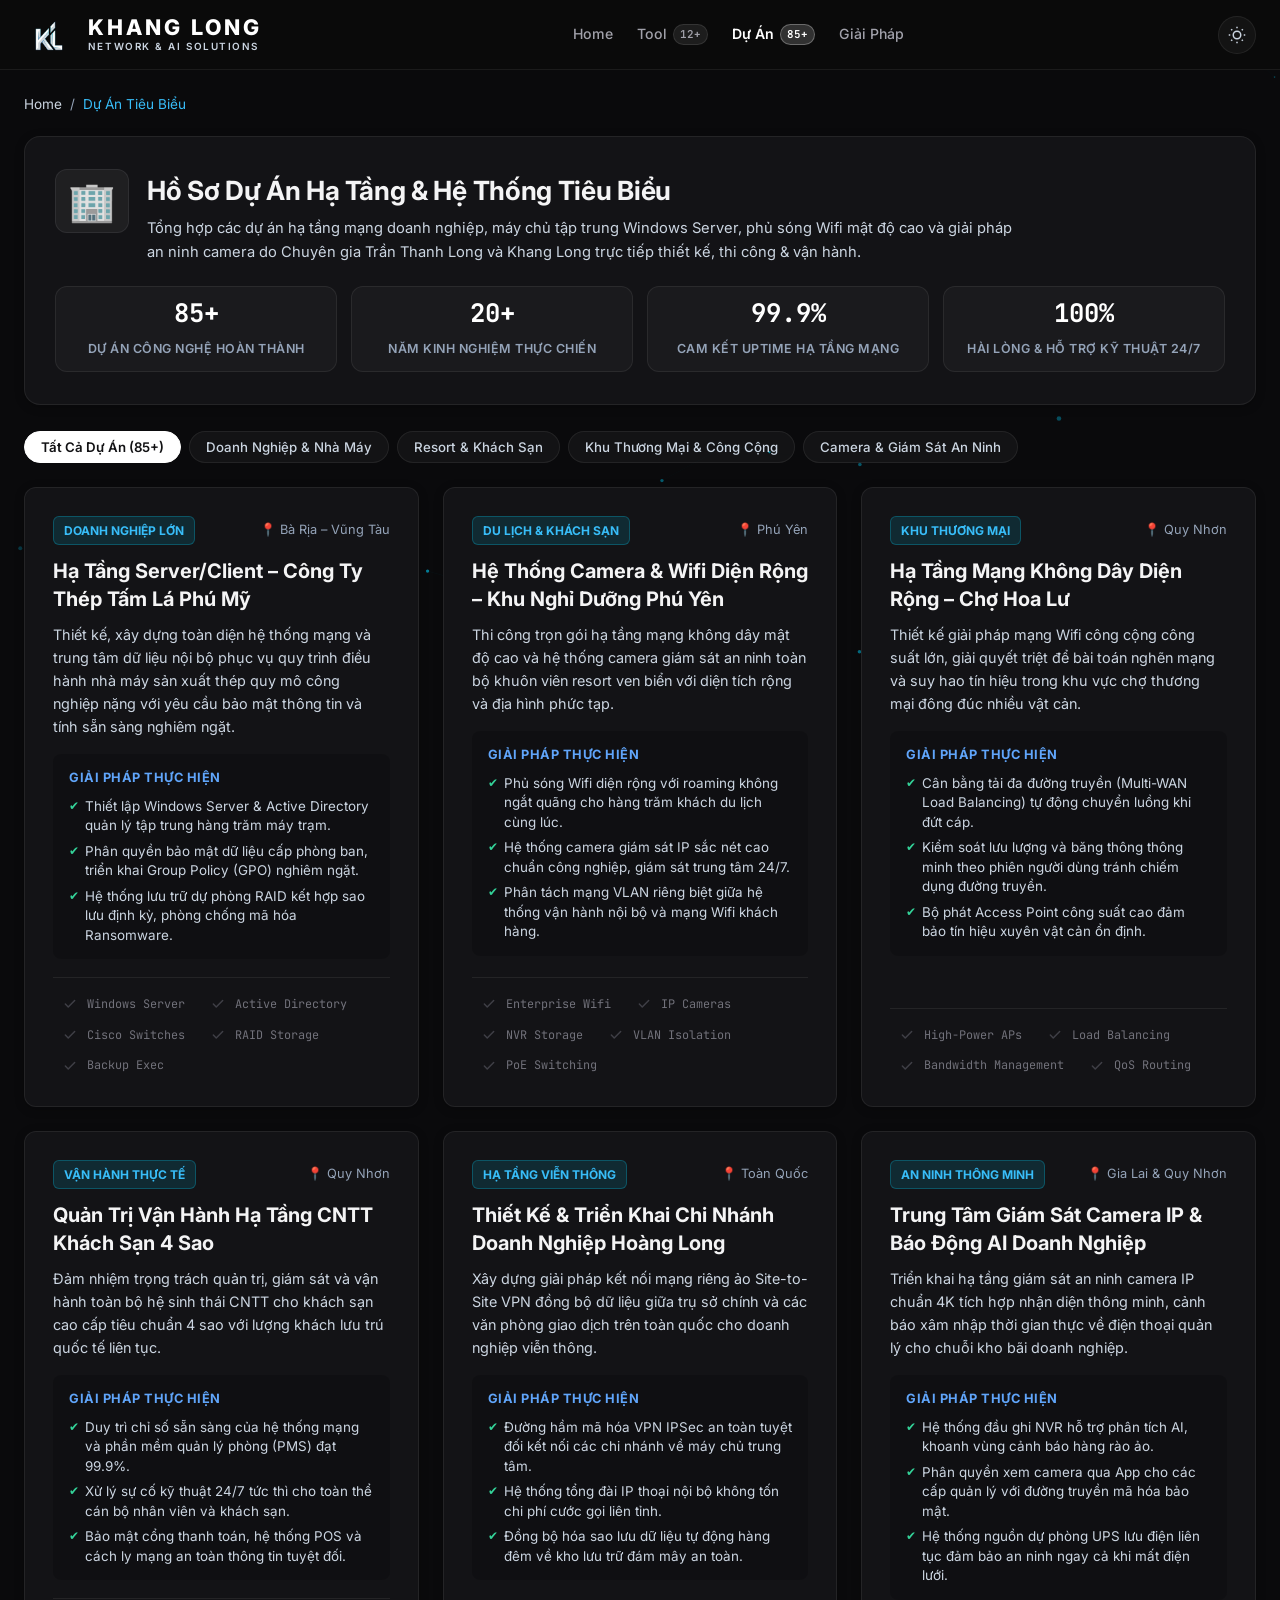
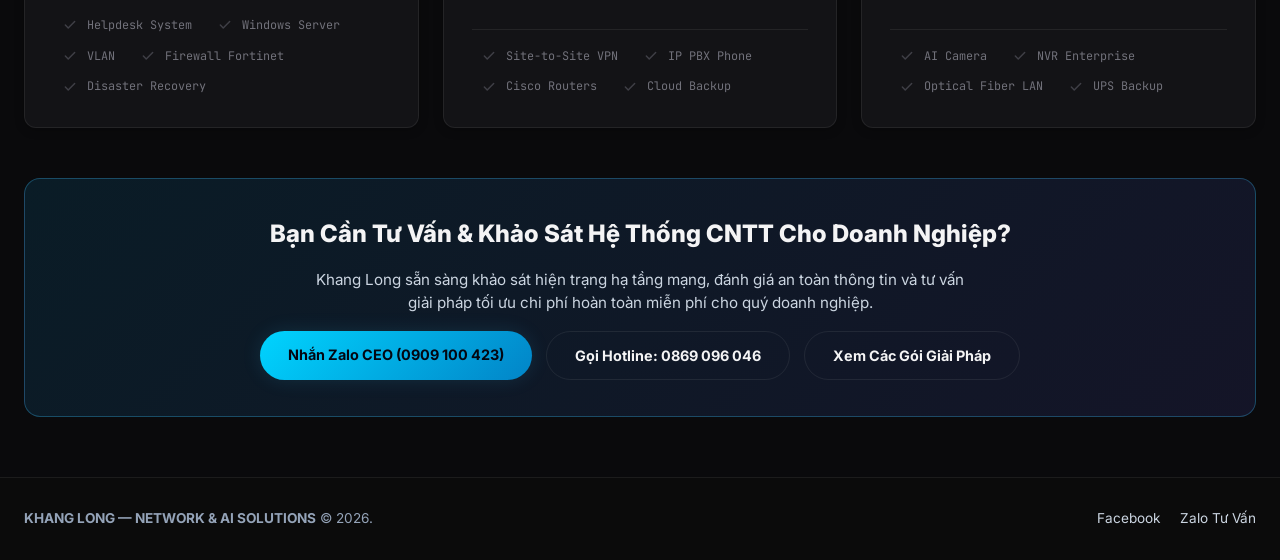
<file: projects.html>
<!DOCTYPE html>
<html lang="vi" data-theme="dark">
<head>
  <meta charset="UTF-8">
  <meta name="viewport" content="width=device-width, initial-scale=1.0">
  <title>Dự Án Hạ Tầng &amp; Hệ Thống Tiêu Biểu | KHANG LONG — Network &amp; AI Solutions</title>
  
  <!-- Canonical URL & Primary SEO -->
  <link rel="canonical" href="https://khanglong.pro/projects.html">
  <meta name="description" content="Chi tiết các dự án hạ tầng mạng doanh nghiệp, máy chủ Windows Server, hệ thống Wifi diện rộng và an ninh camera do Khang Long triển khai.">
  <meta name="keywords" content="dự án hạ tầng mạng, thi công camera quy nhơn, hệ thống wifi khách sạn, resort quy nhơn, khang long projects">
  <meta name="author" content="KHANG LONG Network & AI Solutions">
  <meta name="robots" content="index, follow">

  <!-- OpenGraph Meta Tags (Facebook, Zalo) -->
  <meta property="og:locale" content="vi_VN">
  <meta property="og:type" content="website">
  <meta property="og:site_name" content="KHANG LONG — Network & AI Solutions">
  <meta property="og:title" content="Dự Án Tiêu Biểu | KHANG LONG — Network & AI Solutions">
  <meta property="og:description" content="Hơn 85+ dự án hạ tầng công nghệ thông tin cho doanh nghiệp, nhà máy, resort, khách sạn.">
  <meta property="og:url" content="https://khanglong.pro/projects.html">
  <meta property="og:image" content="https://khanglong.pro/assets/images/khanglong_logo_official.jpg">
  <meta property="og:image:width" content="1200">
  <meta property="og:image:height" content="630">

  <!-- Favicon & Google Search Icons (Square 1:1, Multiples of 48px) -->
  <link rel="icon" type="image/x-icon" href="/favicon.ico">
  <link rel="shortcut icon" type="image/x-icon" href="/favicon.ico">
  <link rel="icon" type="image/png" sizes="48x48" href="assets/images/favicon-48x48.png">
  <link rel="icon" type="image/png" sizes="96x96" href="assets/images/favicon-96x96.png">
  <link rel="icon" type="image/png" sizes="192x192" href="assets/images/favicon-192x192.png">
  <link rel="icon" type="image/png" sizes="512x512" href="assets/images/favicon-512x512.png">
  <link rel="apple-touch-icon" sizes="180x180" href="assets/images/apple-touch-icon.png">

  <!-- Browser Theme Color -->
  <meta name="theme-color" content="#0b0b0e" media="(prefers-color-scheme: dark)">
  <meta name="theme-color" content="#ffffff" media="(prefers-color-scheme: light)">

  <!-- Google Fonts: Inter, Plus Jakarta Sans & JetBrains Mono -->
  <link rel="preconnect" href="https://fonts.googleapis.com">
  <link rel="preconnect" href="https://fonts.gstatic.com" crossorigin>
  <link rel="preload" as="style" href="https://fonts.googleapis.com/css2?family=Inter:wght@400;500;600;700;800&family=JetBrains+Mono:wght@400;500;600&family=Plus+Jakarta+Sans:wght@600;700;800&display=swap">
  <link href="https://fonts.googleapis.com/css2?family=Inter:wght@400;500;600;700;800&family=JetBrains+Mono:wght@400;500;600&family=Plus+Jakarta+Sans:wght@600;700;800&display=swap" rel="stylesheet">

  <!-- Core CSS -->
  <link rel="stylesheet" href="assets/css/style.css?v=20261013_perf_v7">

  <style>
    .page-container {
      max-width: var(--max-width);
      margin: 24px auto 60px;
      padding: 0 24px;
      position: relative;
      z-index: 10;
    }

    .breadcrumb-nav {
      display: flex;
      align-items: center;
      gap: 8px;
      font-size: 0.85rem;
      color: var(--text-muted);
      margin-bottom: 20px;
    }
    .breadcrumb-nav a {
      color: var(--text-secondary);
      text-decoration: none;
      transition: color 0.2s ease;
    }
    .breadcrumb-nav a:hover {
      color: var(--cyan);
    }

    /* Hero Banner */
    .hero-banner {
      padding: 32px 30px;
      border-radius: var(--radius-lg);
      margin-bottom: 26px;
      position: relative;
      display: flex;
      flex-direction: column;
      gap: 18px;
    }
    .hero-title-row {
      display: flex;
      align-items: flex-start;
      gap: 18px;
    }
    .hero-icon-box {
      font-size: 2.4rem;
      line-height: 1;
      padding: 12px;
      background: rgba(255, 255, 255, 0.05);
      border: 1px solid var(--glass-border);
      border-radius: var(--radius-md);
    }
    .hero-title {
      font-family: var(--font-main);
      font-size: 1.65rem;
      font-weight: 700;
      color: var(--text-primary);
      margin-bottom: 6px;
      letter-spacing: -0.3px;
    }
    .hero-desc {
      font-size: 0.92rem;
      color: var(--text-secondary);
      line-height: 1.6;
      max-width: 880px;
    }

    /* Stats Row */
    .stats-row {
      display: grid;
      grid-template-columns: repeat(auto-fit, minmax(200px, 1fr));
      gap: 14px;
      margin-top: 4px;
    }
    .stat-box {
      padding: 14px 18px;
      background: rgba(255, 255, 255, 0.03);
      border: 1px solid var(--glass-border);
      border-radius: var(--radius-md);
      display: flex;
      align-items: center;
      gap: 14px;
    }
    .stat-number {
      font-size: 1.6rem;
      font-weight: 700;
      color: #ffffff;
      font-family: var(--font-mono);
      line-height: 1;
    }
    .stat-label {
      font-size: 0.78rem;
      color: var(--text-muted);
      line-height: 1.3;
    }

    /* Filter Bar */
    .filter-bar {
      display: flex;
      gap: 8px;
      flex-wrap: wrap;
      margin-bottom: 24px;
    }
    .filter-btn {
      padding: 7px 16px;
      border-radius: 999px;
      background: rgba(255, 255, 255, 0.04);
      border: 1px solid var(--glass-border);
      color: var(--text-secondary);
      font-family: var(--font-main);
      font-size: 0.83rem;
      font-weight: 500;
      cursor: pointer;
      transition: all 0.2s ease;
    }
    .filter-btn:hover {
      background: rgba(255, 255, 255, 0.08);
      color: var(--text-primary);
    }
    .filter-btn.active {
      background: #ffffff;
      color: #111113;
      border-color: #ffffff;
      font-weight: 600;
    }

    /* Projects Detailed Grid */
    .projects-detailed-grid {
      display: grid;
      grid-template-columns: repeat(auto-fit, minmax(380px, 1fr));
      gap: 24px;
    }
    .project-card-detail {
      padding: 28px;
      display: flex;
      flex-direction: column;
      justify-content: space-between;
      transition: all 0.3s cubic-bezier(0.4, 0, 0.2, 1);
    }
    .project-card-detail:hover {
      transform: translateY(-5px);
      border-color: var(--glass-border-hover);
      box-shadow: 0 16px 36px rgba(0, 0, 0, 0.35);
    }
    .project-meta-row {
      display: flex;
      justify-content: space-between;
      align-items: center;
      margin-bottom: 12px;
    }
    .project-badge-tag {
      font-size: 0.75rem;
      font-weight: 700;
      text-transform: uppercase;
      padding: 4px 10px;
      border-radius: 6px;
      background: rgba(0, 212, 255, 0.12);
      color: var(--cyan);
      border: 1px solid rgba(0, 212, 255, 0.25);
    }
    .project-location-tag {
      font-size: 0.8rem;
      color: var(--text-muted);
      display: flex;
      align-items: center;
      gap: 4px;
    }
    .project-title {
      font-size: 1.25rem;
      font-weight: 700;
      color: var(--text-primary);
      margin-bottom: 10px;
      line-height: 1.4;
    }
    .project-desc {
      font-size: 0.9rem;
      color: var(--text-secondary);
      line-height: 1.6;
      margin-bottom: 16px;
    }
    .project-highlights-box {
      background: rgba(0, 0, 0, 0.2);
      border-radius: var(--radius-sm);
      padding: 14px 16px;
      margin-bottom: 18px;
    }
    [data-theme="light"] .project-highlights-box {
      background: #f1f5f9;
    }
    .project-highlights-title {
      font-size: 0.8rem;
      font-weight: 700;
      text-transform: uppercase;
      letter-spacing: 0.5px;
      color: var(--blue);
      margin-bottom: 8px;
    }
    .project-highlights-list {
      list-style: none;
      padding: 0;
      margin: 0;
      display: flex;
      flex-direction: column;
      gap: 6px;
    }
    .project-highlights-list li {
      font-size: 0.84rem;
      color: var(--text-secondary);
      position: relative;
      padding-left: 16px;
      line-height: 1.45;
    }
    .project-highlights-list li::before {
      content: '✔';
      position: absolute;
      left: 0;
      color: var(--green);
      font-size: 0.75rem;
    }
    .project-tech-tags {
      display: flex;
      flex-wrap: wrap;
      gap: 6px;
      margin-top: auto;
      padding-top: 14px;
      border-top: 1px solid var(--glass-border);
    }
    .tech-pill {
      font-family: var(--font-mono);
      font-size: 0.74rem;
      padding: 4px 10px;
      background: rgba(255, 255, 255, 0.05);
      border-radius: 6px;
      color: var(--text-muted);
      border: 1px solid rgba(255, 255, 255, 0.08);
    }
    [data-theme="light"] .tech-pill {
      background: #f8fafc;
      border-color: #e2e8f0;
      color: #64748b;
    }

    /* CTA Section */
    .cta-banner {
      margin-top: 50px;
      padding: 36px 32px;
      border-radius: var(--radius-lg);
      text-align: center;
      background: linear-gradient(135deg, rgba(14, 165, 233, 0.12), rgba(99, 102, 241, 0.12));
      border: 1px solid rgba(56, 189, 248, 0.3);
      display: flex;
      flex-direction: column;
      align-items: center;
      gap: 16px;
    }
    .cta-banner h3 {
      font-size: 1.5rem;
      font-weight: 800;
      color: var(--text-primary);
    }
    .cta-banner p {
      max-width: 650px;
      color: var(--text-secondary);
      font-size: 0.95rem;
      line-height: 1.5;
    }
    .cta-btn-group {
      display: flex;
      gap: 14px;
      flex-wrap: wrap;
      justify-content: center;
    }
    .btn-action-primary {
      padding: 12px 28px;
      background: linear-gradient(135deg, #00d4ff, #0284c7);
      color: #030712;
      font-weight: 700;
      font-size: 0.9rem;
      border-radius: 999px;
      text-decoration: none;
      box-shadow: 0 0 20px var(--cyan-glow);
      transition: all 0.25s ease;
    }
    .btn-action-primary:hover {
      transform: translateY(-2px);
      box-shadow: 0 0 26px var(--cyan-glow);
    }
    .btn-action-outline {
      padding: 12px 28px;
      background: transparent;
      border: 1px solid var(--glass-border);
      color: var(--text-primary);
      font-weight: 700;
      font-size: 0.9rem;
      border-radius: 999px;
      text-decoration: none;
      transition: all 0.25s ease;
    }
    .btn-action-outline:hover {
      border-color: var(--cyan);
      color: var(--cyan);
    }
  </style>
</head>
<body>

  <!-- Background Canvas & Ambient Orbs -->
  <canvas id="particle-canvas"></canvas>
  <div class="ambient-orb orb-1"></div>
  <div class="ambient-orb orb-2"></div>

  <!-- ================= TOP HEADER ================= -->
  <header class="top-header">
    <div class="header-container">
      <a href="index.html" class="brand-link">
        <img src="assets/images/khanglong_transparent_icon.webp" alt="KL Logo" class="brand-icon" width="36" height="36" decoding="async">
        <div class="brand-text">
          <span class="brand-title">KHANG LONG</span>
          <span class="brand-sub">NETWORK &amp; AI SOLUTIONS</span>
        </div>
      </a>

      <!-- Navigation Menu -->
      <nav>
        <ul class="nav-menu">
          <li><a href="index.html" class="nav-item-btn">Home</a></li>
          <li><a href="tools.html" class="nav-item-btn">Tool <span class="badge-pill">12+</span></a></li>
          <li><a href="projects.html" class="nav-item-btn active">Dự Án <span class="badge-pill">85+</span></a></li>
          <li><a href="services.html" class="nav-item-btn">Giải Pháp</a></li>
        </ul>
      </nav>

      <!-- Actions -->
      <div class="header-actions">
        <button class="theme-toggle-btn" id="theme-toggle" title="Chuyển đổi Sáng/Tối">
          <svg width="18" height="18" viewBox="0 0 24 24" fill="none" stroke="currentColor" stroke-width="2">
            <circle cx="12" cy="12" r="5"></circle>
            <line x1="12" y1="1" x2="12" y2="3"></line>
            <line x1="12" y1="21" x2="12" y2="23"></line>
            <line x1="4.22" y1="4.22" x2="5.64" y2="5.64"></line>
            <line x1="18.36" y1="18.36" x2="19.78" y2="19.78"></line>
            <line x1="1" y1="12" x2="3" y2="12"></line>
            <line x1="21" y1="12" x2="23" y2="12"></line>
            <line x1="4.22" y1="19.78" x2="5.64" y2="18.36"></line>
            <line x1="18.36" y1="5.64" x2="19.78" y2="4.22"></line>
          </svg>
        </button>
        <button class="mobile-menu-btn" id="mobile-menu-toggle" type="button" title="Mở danh mục menu" aria-label="Menu điều hướng">
          <svg class="icon-menu-open" width="20" height="20" viewBox="0 0 24 24" fill="none" stroke="currentColor" stroke-width="2.2" stroke-linecap="round" stroke-linejoin="round">
            <line x1="4" y1="6" x2="20" y2="6"></line>
            <line x1="4" y1="12" x2="20" y2="12"></line>
            <line x1="4" y1="18" x2="20" y2="18"></line>
          </svg>
          <svg class="icon-menu-close" width="20" height="20" viewBox="0 0 24 24" fill="none" stroke="currentColor" stroke-width="2.2" stroke-linecap="round" stroke-linejoin="round" style="display:none;">
            <line x1="18" y1="6" x2="6" y2="18"></line>
            <line x1="6" y1="6" x2="18" y2="18"></line>
          </svg>
        </button>
      </div>
    </div>

    <!-- Mobile Navigation Drawer -->
    <div class="mobile-nav-drawer" id="mobile-nav-drawer">
      <ul class="mobile-nav-list">
        <li><a href="index.html" class="mobile-nav-link"><span class="mnl-icon">🏠</span> <span>Home (Trang chủ)</span></a></li>
        <li><a href="tools.html" class="mobile-nav-link"><span class="mnl-icon">🛠️</span> <span>Tool Tiện Ích</span> <span class="badge-pill">12+</span></a></li>
        <li><a href="projects.html" class="mobile-nav-link active"><span class="mnl-icon">💼</span> <span>Dự Án Đã Triển Khai</span> <span class="badge-pill">85+</span></a></li>
        <li><a href="services.html" class="mobile-nav-link"><span class="mnl-icon">🚀</span> <span>Dịch Vụ &amp; Giải Pháp</span></a></li>
      </ul>
      <div class="mobile-nav-contact">
        <a href="tel:0869096046" class="mnc-item mnc-phone">📞 Hotline: 0869 096 046</a>
        <a href="https://zalo.me/0909100423" target="_blank" class="mnc-item mnc-zalo">💬 Nhắn Zalo: 0909 100 423</a>
      </div>
    </div>
  </header>

  <!-- ================= PROJECTS PAGE CONTAINER ================= -->
  <main class="page-container">
    
    <!-- Breadcrumbs -->
    <div class="breadcrumb-nav">
      <a href="index.html">Home</a>
      <span style="color: var(--text-muted);">/</span>
      <span style="color: var(--cyan);">Dự Án Tiêu Biểu</span>
    </div>

    <!-- Hero Banner -->
    <div class="hero-banner glass-panel">
      <div class="hero-title-row">
        <div class="hero-icon-box">🏢</div>
        <div>
          <h1 class="hero-title">Hồ Sơ Dự Án Hạ Tầng &amp; Hệ Thống Tiêu Biểu</h1>
          <p class="hero-desc">
            Tổng hợp các dự án hạ tầng mạng doanh nghiệp, máy chủ tập trung Windows Server, phủ sóng Wifi mật độ cao và giải pháp an ninh camera do Chuyên gia Trần Thanh Long và Khang Long trực tiếp thiết kế, thi công &amp; vận hành.
          </p>
        </div>
      </div>

      <!-- Stats -->
      <div class="stats-row">
        <div class="stat-box">
          <div class="stat-number">85+</div>
          <div class="stat-label">Dự án công nghệ hoàn thành</div>
        </div>
        <div class="stat-box">
          <div class="stat-number">20+</div>
          <div class="stat-label">Năm kinh nghiệm thực chiến</div>
        </div>
        <div class="stat-box">
          <div class="stat-number">99.9%</div>
          <div class="stat-label">Cam kết Uptime hạ tầng mạng</div>
        </div>
        <div class="stat-box">
          <div class="stat-number">100%</div>
          <div class="stat-label">Hài lòng &amp; Hỗ trợ kỹ thuật 24/7</div>
        </div>
      </div>
    </div>

    <!-- Category Filters -->
    <div class="filter-bar">
      <button class="filter-btn active" data-filter="all">Tất Cả Dự Án (85+)</button>
      <button class="filter-btn" data-filter="enterprise">Doanh Nghiệp &amp; Nhà Máy</button>
      <button class="filter-btn" data-filter="hospitality">Resort &amp; Khách Sạn</button>
      <button class="filter-btn" data-filter="commercial">Khu Thương Mại &amp; Công Cộng</button>
      <button class="filter-btn" data-filter="security">Camera &amp; Giám Sát An Ninh</button>
    </div>

    <!-- Projects Grid -->
    <div class="projects-detailed-grid" id="projects-grid">

      <!-- Project 1 -->
      <div class="project-card-detail glass-panel" data-category="enterprise">
        <div>
          <div class="project-meta-row">
            <span class="project-badge-tag">Doanh Nghiệp Lớn</span>
            <span class="project-location-tag">📍 Bà Rịa – Vũng Tàu</span>
          </div>
          <h2 class="project-title">Hạ Tầng Server/Client – Công Ty Thép Tấm Lá Phú Mỹ</h2>
          <p class="project-desc">
            Thiết kế, xây dựng toàn diện hệ thống mạng và trung tâm dữ liệu nội bộ phục vụ quy trình điều hành nhà máy sản xuất thép quy mô công nghiệp nặng với yêu cầu bảo mật thông tin và tính sẵn sàng nghiêm ngặt.
          </p>
          <div class="project-highlights-box">
            <div class="project-highlights-title">Giải Pháp Thực Hiện</div>
            <ul class="project-highlights-list">
              <li>Thiết lập Windows Server &amp; Active Directory quản lý tập trung hàng trăm máy trạm.</li>
              <li>Phân quyền bảo mật dữ liệu cấp phòng ban, triển khai Group Policy (GPO) nghiêm ngặt.</li>
              <li>Hệ thống lưu trữ dự phòng RAID kết hợp sao lưu định kỳ, phòng chống mã hóa Ransomware.</li>
            </ul>
          </div>
        </div>
        <div class="project-tech-tags">
          <span class="tech-pill">Windows Server</span>
          <span class="tech-pill">Active Directory</span>
          <span class="tech-pill">Cisco Switches</span>
          <span class="tech-pill">RAID Storage</span>
          <span class="tech-pill">Backup Exec</span>
        </div>
      </div>

      <!-- Project 2 -->
      <div class="project-card-detail glass-panel" data-category="hospitality">
        <div>
          <div class="project-meta-row">
            <span class="project-badge-tag">Du Lịch &amp; Khách Sạn</span>
            <span class="project-location-tag">📍 Phú Yên</span>
          </div>
          <h2 class="project-title">Hệ Thống Camera &amp; Wifi Diện Rộng – Khu Nghỉ Dưỡng Phú Yên</h2>
          <p class="project-desc">
            Thi công trọn gói hạ tầng mạng không dây mật độ cao và hệ thống camera giám sát an ninh toàn bộ khuôn viên resort ven biển với diện tích rộng và địa hình phức tạp.
          </p>
          <div class="project-highlights-box">
            <div class="project-highlights-title">Giải Pháp Thực Hiện</div>
            <ul class="project-highlights-list">
              <li>Phủ sóng Wifi diện rộng với roaming không ngắt quãng cho hàng trăm khách du lịch cùng lúc.</li>
              <li>Hệ thống camera giám sát IP sắc nét cao chuẩn công nghiệp, giám sát trung tâm 24/7.</li>
              <li>Phân tách mạng VLAN riêng biệt giữa hệ thống vận hành nội bộ và mạng Wifi khách hàng.</li>
            </ul>
          </div>
        </div>
        <div class="project-tech-tags">
          <span class="tech-pill">Enterprise Wifi</span>
          <span class="tech-pill">IP Cameras</span>
          <span class="tech-pill">NVR Storage</span>
          <span class="tech-pill">VLAN Isolation</span>
          <span class="tech-pill">PoE Switching</span>
        </div>
      </div>

      <!-- Project 3 -->
      <div class="project-card-detail glass-panel" data-category="commercial">
        <div>
          <div class="project-meta-row">
            <span class="project-badge-tag">Khu Thương Mại</span>
            <span class="project-location-tag">📍 Quy Nhơn</span>
          </div>
          <h2 class="project-title">Hạ Tầng Mạng Không Dây Diện Rộng – Chợ Hoa Lư</h2>
          <p class="project-desc">
            Thiết kế giải pháp mạng Wifi công cộng công suất lớn, giải quyết triệt để bài toán nghẽn mạng và suy hao tín hiệu trong khu vực chợ thương mại đông đúc nhiều vật cản.
          </p>
          <div class="project-highlights-box">
            <div class="project-highlights-title">Giải Pháp Thực Hiện</div>
            <ul class="project-highlights-list">
              <li>Cân bằng tải đa đường truyền (Multi-WAN Load Balancing) tự động chuyển luồng khi đứt cáp.</li>
              <li>Kiểm soát lưu lượng và băng thông thông minh theo phiên người dùng tránh chiếm dụng đường truyền.</li>
              <li>Bộ phát Access Point công suất cao đảm bảo tín hiệu xuyên vật cản ổn định.</li>
            </ul>
          </div>
        </div>
        <div class="project-tech-tags">
          <span class="tech-pill">High-Power APs</span>
          <span class="tech-pill">Load Balancing</span>
          <span class="tech-pill">Bandwidth Management</span>
          <span class="tech-pill">QoS Routing</span>
        </div>
      </div>

      <!-- Project 4 -->
      <div class="project-card-detail glass-panel" data-category="hospitality">
        <div>
          <div class="project-meta-row">
            <span class="project-badge-tag">Vận Hành Thực Tế</span>
            <span class="project-location-tag">📍 Quy Nhơn</span>
          </div>
          <h2 class="project-title">Quản Trị Vận Hành Hạ Tầng CNTT Khách Sạn 4 Sao</h2>
          <p class="project-desc">
            Đảm nhiệm trọng trách quản trị, giám sát và vận hành toàn bộ hệ sinh thái CNTT cho khách sạn cao cấp tiêu chuẩn 4 sao với lượng khách lưu trú quốc tế liên tục.
          </p>
          <div class="project-highlights-box">
            <div class="project-highlights-title">Giải Pháp Thực Hiện</div>
            <ul class="project-highlights-list">
              <li>Duy trì chỉ số sẵn sàng của hệ thống mạng và phần mềm quản lý phòng (PMS) đạt 99.9%.</li>
              <li>Xử lý sự cố kỹ thuật 24/7 tức thì cho toàn thể cán bộ nhân viên và khách sạn.</li>
              <li>Bảo mật cổng thanh toán, hệ thống POS và cách ly mạng an toàn thông tin tuyệt đối.</li>
            </ul>
          </div>
        </div>
        <div class="project-tech-tags">
          <span class="tech-pill">Helpdesk System</span>
          <span class="tech-pill">Windows Server</span>
          <span class="tech-pill">VLAN</span>
          <span class="tech-pill">Firewall Fortinet</span>
          <span class="tech-pill">Disaster Recovery</span>
        </div>
      </div>

      <!-- Project 5 -->
      <div class="project-card-detail glass-panel" data-category="enterprise">
        <div>
          <div class="project-meta-row">
            <span class="project-badge-tag">Hạ Tầng Viễn Thông</span>
            <span class="project-location-tag">📍 Toàn Quốc</span>
          </div>
          <h2 class="project-title">Thiết Kế &amp; Triển Khai Chi Nhánh Doanh Nghiệp Hoàng Long</h2>
          <p class="project-desc">
            Xây dựng giải pháp kết nối mạng riêng ảo Site-to-Site VPN đồng bộ dữ liệu giữa trụ sở chính và các văn phòng giao dịch trên toàn quốc cho doanh nghiệp viễn thông.
          </p>
          <div class="project-highlights-box">
            <div class="project-highlights-title">Giải Pháp Thực Hiện</div>
            <ul class="project-highlights-list">
              <li>Đường hầm mã hóa VPN IPSec an toàn tuyệt đối kết nối các chi nhánh về máy chủ trung tâm.</li>
              <li>Hệ thống tổng đài IP thoại nội bộ không tốn chi phí cước gọi liên tỉnh.</li>
              <li>Đồng bộ hóa sao lưu dữ liệu tự động hàng đêm về kho lưu trữ đám mây an toàn.</li>
            </ul>
          </div>
        </div>
        <div class="project-tech-tags">
          <span class="tech-pill">Site-to-Site VPN</span>
          <span class="tech-pill">IP PBX Phone</span>
          <span class="tech-pill">Cisco Routers</span>
          <span class="tech-pill">Cloud Backup</span>
        </div>
      </div>

      <!-- Project 6 -->
      <div class="project-card-detail glass-panel" data-category="security">
        <div>
          <div class="project-meta-row">
            <span class="project-badge-tag">An Ninh Thông Minh</span>
            <span class="project-location-tag">📍 Gia Lai &amp; Quy Nhơn</span>
          </div>
          <h2 class="project-title">Trung Tâm Giám Sát Camera IP &amp; Báo Động AI Doanh Nghiệp</h2>
          <p class="project-desc">
            Triển khai hạ tầng giám sát an ninh camera IP chuẩn 4K tích hợp nhận diện thông minh, cảnh báo xâm nhập thời gian thực về điện thoại quản lý cho chuỗi kho bãi doanh nghiệp.
          </p>
          <div class="project-highlights-box">
            <div class="project-highlights-title">Giải Pháp Thực Hiện</div>
            <ul class="project-highlights-list">
              <li>Hệ thống đầu ghi NVR hỗ trợ phân tích AI, khoanh vùng cảnh báo hàng rào ảo.</li>
              <li>Phân quyền xem camera qua App cho các cấp quản lý với đường truyền mã hóa bảo mật.</li>
              <li>Hệ thống nguồn dự phòng UPS lưu điện liên tục đảm bảo an ninh ngay cả khi mất điện lưới.</li>
            </ul>
          </div>
        </div>
        <div class="project-tech-tags">
          <span class="tech-pill">AI Camera</span>
          <span class="tech-pill">NVR Enterprise</span>
          <span class="tech-pill">Optical Fiber LAN</span>
          <span class="tech-pill">UPS Backup</span>
        </div>
      </div>

    </div>

    <!-- Call to Action Banner -->
    <div class="cta-banner">
      <h3>Bạn Cần Tư Vấn &amp; Khảo Sát Hệ Thống CNTT Cho Doanh Nghiệp?</h3>
      <p>
        Khang Long sẵn sàng khảo sát hiện trạng hạ tầng mạng, đánh giá an toàn thông tin và tư vấn giải pháp tối ưu chi phí hoàn toàn miễn phí cho quý doanh nghiệp.
      </p>
      <div class="cta-btn-group">
        <a href="https://zalo.me/0909100423" target="_blank" class="btn-action-primary">Nhắn Zalo CEO (0909 100 423)</a>
        <a href="tel:0869096046" class="btn-action-outline">Gọi Hotline: 0869 096 046</a>
        <a href="services.html" class="btn-action-outline">Xem Các Gói Giải Pháp</a>
      </div>
    </div>

  </main>

  <!-- ================= SITE FOOTER ================= -->
  <footer class="site-footer">
    <div class="footer-inner">
      <div>
        <strong>KHANG LONG — NETWORK &amp; AI SOLUTIONS</strong> &copy; 2026.
      </div>
      <div class="footer-links">
        <a href="https://www.facebook.com/khanglong.itsolutions" target="_blank" rel="noopener noreferrer">Facebook</a>
        <a href="https://zalo.me/0909100423" target="_blank" rel="noopener noreferrer">Zalo Tư Vấn</a>
      </div>
    </div>
  </footer>

  <!-- Scripts -->
  <script src="assets/js/app.js"></script>
  <script>
    // Project Category Filtering
    document.addEventListener('DOMContentLoaded', () => {
      const filterBtns = document.querySelectorAll('.filter-btn');
      const projectCards = document.querySelectorAll('.project-card-detail');

      filterBtns.forEach(btn => {
        btn.addEventListener('click', () => {
          filterBtns.forEach(b => b.classList.remove('active'));
          btn.classList.add('active');

          const filter = btn.getAttribute('data-filter');
          projectCards.forEach(card => {
            if (filter === 'all' || card.getAttribute('data-category') === filter) {
              card.style.display = 'flex';
            } else {
              card.style.display = 'none';
            }
          });
        });
      });
    });
  </script>
</body>
</html>
</file>
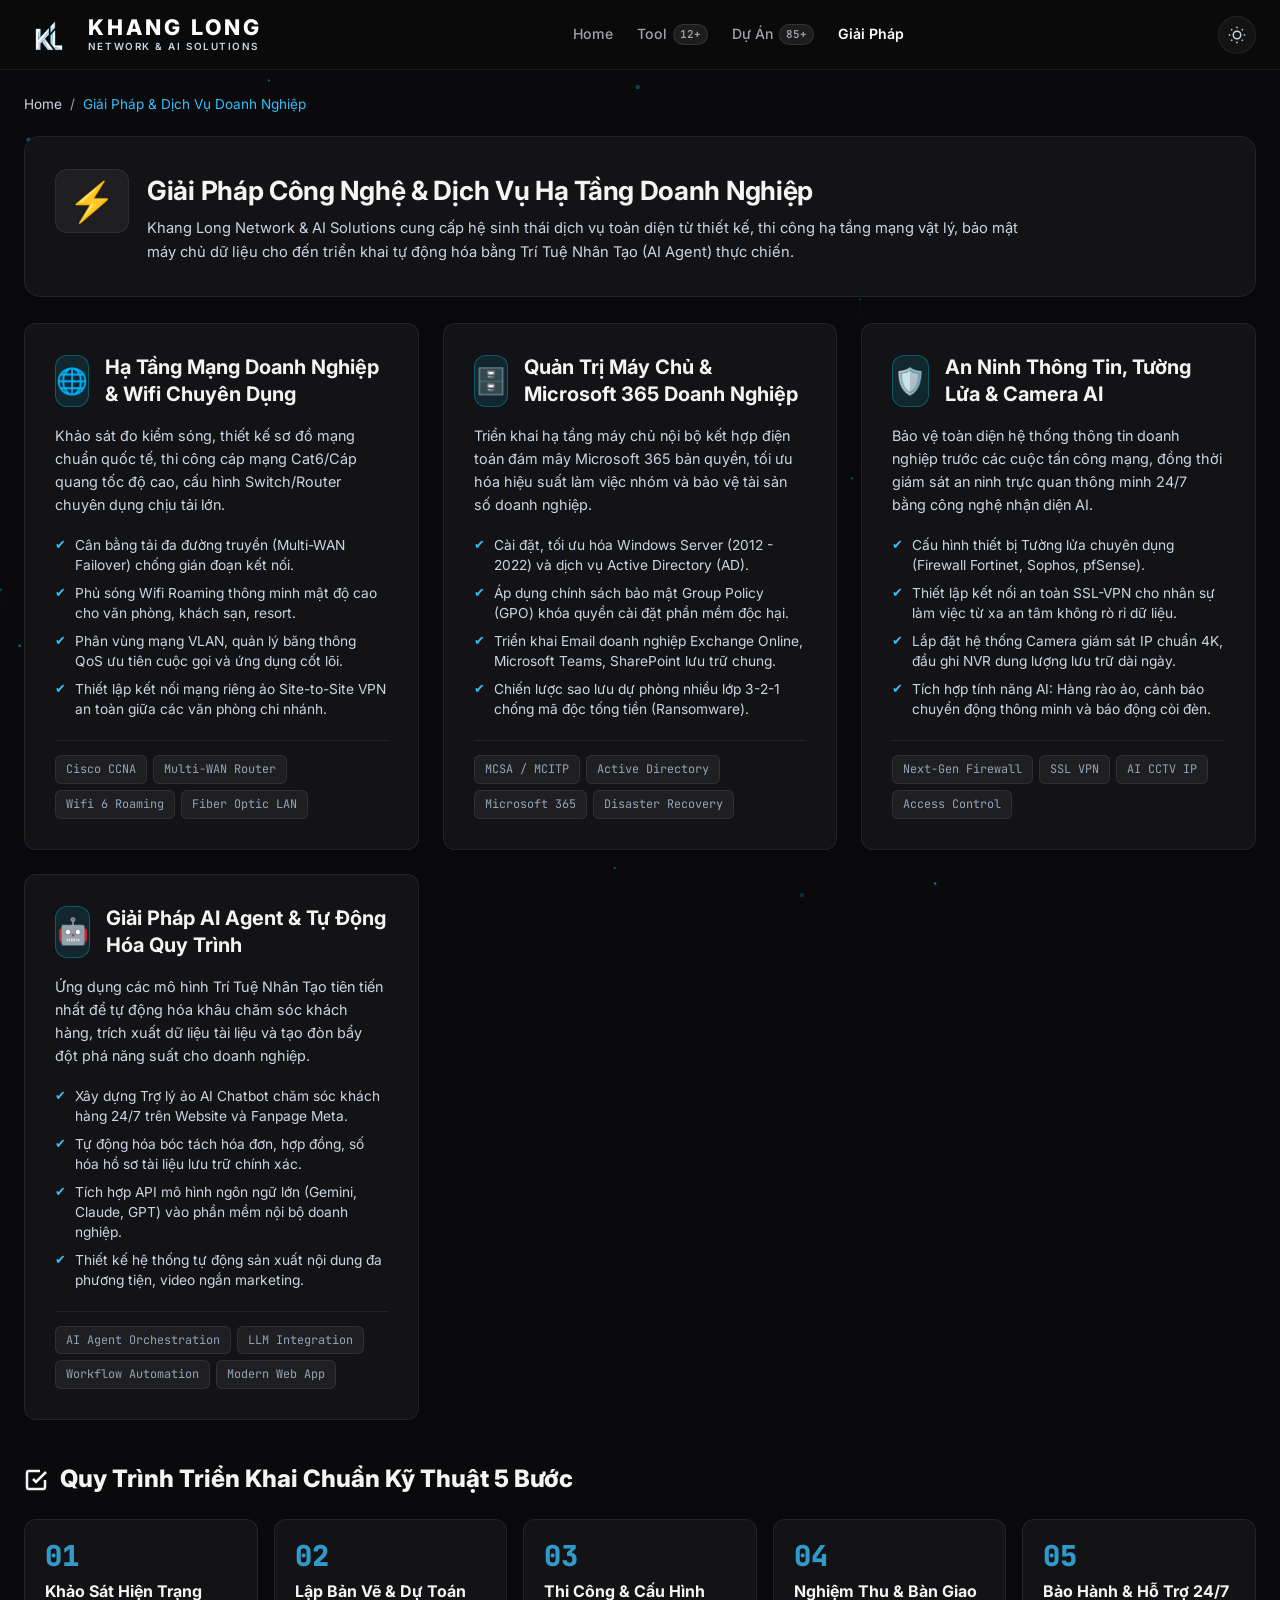
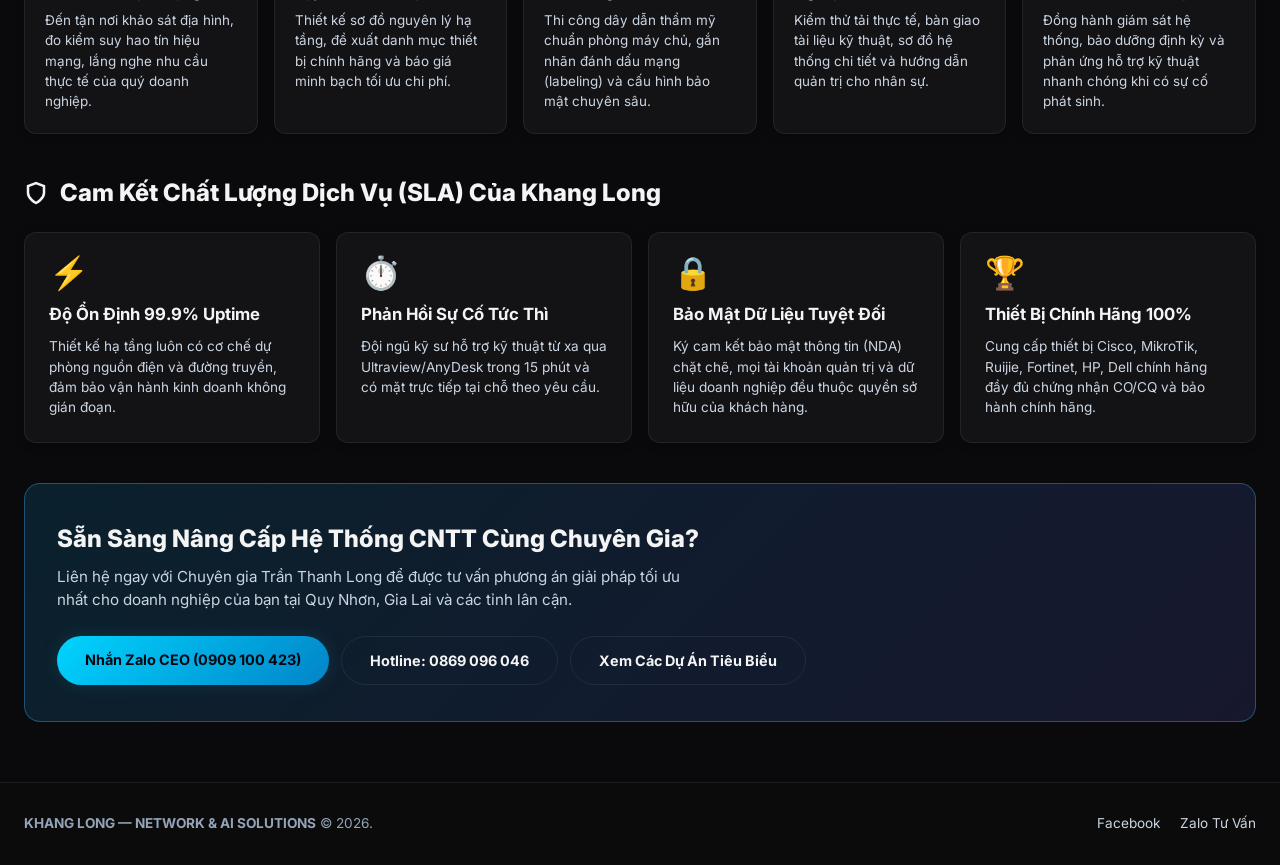
<file: services.html>
<!DOCTYPE html>
<html lang="vi" data-theme="dark">
<head>
  <meta charset="UTF-8">
  <meta name="viewport" content="width=device-width, initial-scale=1.0">
  <title>Khang Long Network, Khang Long Camera &amp; AI Solutions | Dịch Vụ CNTT Quy Nhơn</title>
  
  <!-- Canonical URL & Primary SEO -->
  <link rel="canonical" href="https://khanglong.pro/services.html">
  <meta name="description" content="Chi tiết các giải pháp chuyên sâu: Khang Long Network (Hạ tầng mạng LAN/Wifi), Khang Long Camera (Camera quan sát IP an ninh), Quản trị Windows Server và Khang Long AI Agent thực chiến tại Quy Nhơn.">
  <meta name="keywords" content="Khang Long Camera, Khang Long Network, Khang Long AI, Lắp camera Quy Nhơn, Thi công mạng Quy Nhơn, Quản trị windows server, Giải pháp bảo mật camera IP, AI Agent tự động hóa doanh nghiệp">
  <meta name="author" content="KHANG LONG Network & AI Solutions">
  <meta name="robots" content="index, follow">

  <!-- OpenGraph Meta Tags (Facebook, Zalo) -->
  <meta property="og:locale" content="vi_VN">
  <meta property="og:type" content="website">
  <meta property="og:site_name" content="KHANG LONG — Network & AI Solutions">
  <meta property="og:title" content="Giải Pháp Công Nghệ Doanh Nghiệp | KHANG LONG">
  <meta property="og:description" content="Tư vấn, thiết kế, triển khai hạ tầng mạng, bảo mật và giải pháp AI Agent thực chiến cho doanh nghiệp.">
  <meta property="og:url" content="https://khanglong.pro/services.html">
  <meta property="og:image" content="https://khanglong.pro/assets/images/khanglong_logo_official.jpg">
  <meta property="og:image:width" content="1200">
  <meta property="og:image:height" content="630">

  <!-- Favicon & Google Search Icons (Square 1:1, Multiples of 48px) -->
  <link rel="icon" type="image/x-icon" href="/favicon.ico">
  <link rel="shortcut icon" type="image/x-icon" href="/favicon.ico">
  <link rel="icon" type="image/png" sizes="48x48" href="assets/images/favicon-48x48.png">
  <link rel="icon" type="image/png" sizes="96x96" href="assets/images/favicon-96x96.png">
  <link rel="icon" type="image/png" sizes="192x192" href="assets/images/favicon-192x192.png">
  <link rel="icon" type="image/png" sizes="512x512" href="assets/images/favicon-512x512.png">
  <link rel="apple-touch-icon" sizes="180x180" href="assets/images/apple-touch-icon.png">

  <!-- Browser Theme Color -->
  <meta name="theme-color" content="#0b0b0e" media="(prefers-color-scheme: dark)">
  <meta name="theme-color" content="#ffffff" media="(prefers-color-scheme: light)">

  <!-- Google Fonts: Inter, Plus Jakarta Sans & JetBrains Mono -->
  <link rel="preconnect" href="https://fonts.googleapis.com">
  <link rel="preconnect" href="https://fonts.gstatic.com" crossorigin>
  <link rel="preload" as="style" href="https://fonts.googleapis.com/css2?family=Inter:wght@400;500;600;700;800&family=JetBrains+Mono:wght@400;500;600&family=Plus+Jakarta+Sans:wght@600;700;800&display=swap">
  <link href="https://fonts.googleapis.com/css2?family=Inter:wght@400;500;600;700;800&family=JetBrains+Mono:wght@400;500;600&family=Plus+Jakarta+Sans:wght@600;700;800&display=swap" rel="stylesheet">

  <!-- Core CSS -->
  <link rel="stylesheet" href="assets/css/style.css?v=20261013_perf_v7">

  <style>
    .page-container {
      max-width: var(--max-width);
      margin: 24px auto 60px;
      padding: 0 24px;
      position: relative;
      z-index: 10;
    }

    .breadcrumb-nav {
      display: flex;
      align-items: center;
      gap: 8px;
      font-size: 0.85rem;
      color: var(--text-muted);
      margin-bottom: 20px;
    }
    .breadcrumb-nav a {
      color: var(--text-secondary);
      text-decoration: none;
      transition: color 0.2s ease;
    }
    .breadcrumb-nav a:hover {
      color: var(--cyan);
    }

    /* Hero Banner */
    .hero-banner {
      padding: 32px 30px;
      border-radius: var(--radius-lg);
      margin-bottom: 26px;
      position: relative;
      display: flex;
      flex-direction: column;
      gap: 18px;
    }
    .hero-title-row {
      display: flex;
      align-items: flex-start;
      gap: 18px;
    }
    .hero-icon-box {
      font-size: 2.4rem;
      line-height: 1;
      padding: 12px;
      background: rgba(255, 255, 255, 0.05);
      border: 1px solid var(--glass-border);
      border-radius: var(--radius-md);
    }
    .hero-title {
      font-family: var(--font-main);
      font-size: 1.65rem;
      font-weight: 700;
      color: var(--text-primary);
      margin-bottom: 6px;
      letter-spacing: -0.3px;
    }
    .hero-desc {
      font-size: 0.92rem;
      color: var(--text-secondary);
      line-height: 1.6;
      max-width: 880px;
    }

    /* Services Grid */
    .services-main-grid {
      display: grid;
      grid-template-columns: repeat(auto-fit, minmax(380px, 1fr));
      gap: 24px;
      margin-bottom: 40px;
    }
    .service-card-deep {
      padding: 30px;
      display: flex;
      flex-direction: column;
      justify-content: space-between;
      transition: all 0.3s cubic-bezier(0.4, 0, 0.2, 1);
      position: relative;
      overflow: hidden;
    }
    .service-card-deep:hover {
      transform: translateY(-5px);
      border-color: var(--glass-border-hover);
      box-shadow: 0 16px 36px rgba(0, 0, 0, 0.35);
    }
    .service-card-header {
      display: flex;
      align-items: center;
      gap: 16px;
      margin-bottom: 16px;
    }
    .service-icon-bubble {
      width: 52px;
      height: 52px;
      border-radius: var(--radius-md);
      background: rgba(0, 212, 255, 0.1);
      border: 1px solid rgba(0, 212, 255, 0.3);
      display: flex;
      align-items: center;
      justify-content: center;
      font-size: 1.6rem;
    }
    .service-title {
      font-size: 1.25rem;
      font-weight: 700;
      color: var(--text-primary);
      line-height: 1.35;
    }
    .service-desc-text {
      font-size: 0.9rem;
      color: var(--text-secondary);
      line-height: 1.6;
      margin-bottom: 20px;
    }
    .service-feature-list {
      list-style: none;
      padding: 0;
      margin: 0 0 20px 0;
      display: flex;
      flex-direction: column;
      gap: 8px;
    }
    .service-feature-list li {
      font-size: 0.86rem;
      color: var(--text-secondary);
      position: relative;
      padding-left: 20px;
      line-height: 1.45;
    }
    .service-feature-list li::before {
      content: '✔';
      position: absolute;
      left: 0;
      color: var(--cyan);
      font-size: 0.8rem;
    }
    .service-bottom-tags {
      display: flex;
      flex-wrap: wrap;
      gap: 6px;
      padding-top: 14px;
      border-top: 1px solid var(--glass-border);
    }
    .service-tag {
      font-size: 0.74rem;
      font-family: var(--font-mono);
      background: rgba(255, 255, 255, 0.05);
      border: 1px solid rgba(255, 255, 255, 0.08);
      color: var(--text-muted);
      padding: 4px 10px;
      border-radius: 6px;
    }

    /* Workflow Section */
    .section-headline {
      font-size: 1.5rem;
      font-weight: 800;
      color: var(--text-primary);
      margin: 40px 0 20px;
      display: flex;
      align-items: center;
      gap: 12px;
    }
    .workflow-steps-grid {
      display: grid;
      grid-template-columns: repeat(auto-fit, minmax(220px, 1fr));
      gap: 16px;
      margin-bottom: 40px;
    }
    .workflow-step-card {
      padding: 22px 20px;
      border-radius: var(--radius-md);
      position: relative;
    }
    .step-number {
      font-family: var(--font-mono);
      font-size: 1.8rem;
      font-weight: 800;
      color: var(--cyan);
      opacity: 0.8;
      margin-bottom: 8px;
      line-height: 1;
    }
    .step-title {
      font-size: 1rem;
      font-weight: 700;
      color: var(--text-primary);
      margin-bottom: 6px;
    }
    .step-desc {
      font-size: 0.84rem;
      color: var(--text-secondary);
      line-height: 1.5;
    }

    /* SLA & Commitments Grid */
    .sla-grid {
      display: grid;
      grid-template-columns: repeat(auto-fit, minmax(260px, 1fr));
      gap: 16px;
      margin-bottom: 40px;
    }
    .sla-card {
      padding: 24px;
      border-radius: var(--radius-md);
      display: flex;
      flex-direction: column;
      gap: 8px;
    }
    .sla-icon {
      font-size: 2rem;
      line-height: 1;
      margin-bottom: 4px;
    }
    .sla-title {
      font-size: 1.05rem;
      font-weight: 700;
      color: var(--text-primary);
    }
    .sla-desc {
      font-size: 0.85rem;
      color: var(--text-secondary);
      line-height: 1.5;
    }

    /* Consultation Banner */
    .consult-banner {
      padding: 36px 32px;
      border-radius: var(--radius-lg);
      background: linear-gradient(135deg, rgba(14, 165, 233, 0.15), rgba(99, 102, 241, 0.15));
      border: 1px solid rgba(56, 189, 248, 0.35);
      display: flex;
      align-items: center;
      justify-content: space-between;
      flex-wrap: wrap;
      gap: 24px;
    }
    .consult-text-box h3 {
      font-size: 1.5rem;
      font-weight: 800;
      color: var(--text-primary);
      margin-bottom: 8px;
    }
    .consult-text-box p {
      font-size: 0.95rem;
      color: var(--text-secondary);
      max-width: 650px;
      line-height: 1.5;
    }
    .consult-action-btns {
      display: flex;
      gap: 12px;
      flex-wrap: wrap;
    }
    .btn-consult-primary {
      padding: 12px 28px;
      background: linear-gradient(135deg, #00d4ff, #0284c7);
      color: #030712;
      font-weight: 700;
      font-size: 0.9rem;
      border-radius: 999px;
      text-decoration: none;
      box-shadow: 0 0 20px var(--cyan-glow);
      transition: all 0.25s ease;
    }
    .btn-consult-primary:hover {
      transform: translateY(-2px);
      box-shadow: 0 0 26px var(--cyan-glow);
    }
    .btn-consult-outline {
      padding: 12px 28px;
      background: transparent;
      border: 1px solid var(--glass-border);
      color: var(--text-primary);
      font-weight: 700;
      font-size: 0.9rem;
      border-radius: 999px;
      text-decoration: none;
      transition: all 0.25s ease;
    }
    .btn-consult-outline:hover {
      border-color: var(--cyan);
      color: var(--cyan);
    }
  </style>
</head>
<body>

  <!-- Background Canvas & Ambient Orbs -->
  <canvas id="particle-canvas"></canvas>
  <div class="ambient-orb orb-1"></div>
  <div class="ambient-orb orb-2"></div>

  <!-- ================= TOP HEADER ================= -->
  <header class="top-header">
    <div class="header-container">
      <a href="index.html" class="brand-link">
        <img src="assets/images/khanglong_transparent_icon.webp" alt="KL Logo" class="brand-icon" width="36" height="36" decoding="async">
        <div class="brand-text">
          <span class="brand-title">KHANG LONG</span>
          <span class="brand-sub">NETWORK &amp; AI SOLUTIONS</span>
        </div>
      </a>

      <!-- Navigation Menu -->
      <nav>
        <ul class="nav-menu">
          <li><a href="index.html" class="nav-item-btn">Home</a></li>
          <li><a href="tools.html" class="nav-item-btn">Tool <span class="badge-pill">12+</span></a></li>
          <li><a href="projects.html" class="nav-item-btn">Dự Án <span class="badge-pill">85+</span></a></li>
          <li><a href="services.html" class="nav-item-btn active">Giải Pháp</a></li>
        </ul>
      </nav>

      <!-- Actions -->
      <div class="header-actions">
        <button class="theme-toggle-btn" id="theme-toggle" title="Chuyển đổi Sáng/Tối">
          <svg width="18" height="18" viewBox="0 0 24 24" fill="none" stroke="currentColor" stroke-width="2">
            <circle cx="12" cy="12" r="5"></circle>
            <line x1="12" y1="1" x2="12" y2="3"></line>
            <line x1="12" y1="21" x2="12" y2="23"></line>
            <line x1="4.22" y1="4.22" x2="5.64" y2="5.64"></line>
            <line x1="18.36" y1="18.36" x2="19.78" y2="19.78"></line>
            <line x1="1" y1="12" x2="3" y2="12"></line>
            <line x1="21" y1="12" x2="23" y2="12"></line>
            <line x1="4.22" y1="19.78" x2="5.64" y2="18.36"></line>
            <line x1="18.36" y1="5.64" x2="19.78" y2="4.22"></line>
          </svg>
        </button>
        <button class="mobile-menu-btn" id="mobile-menu-toggle" type="button" title="Mở danh mục menu" aria-label="Menu điều hướng">
          <svg class="icon-menu-open" width="20" height="20" viewBox="0 0 24 24" fill="none" stroke="currentColor" stroke-width="2.2" stroke-linecap="round" stroke-linejoin="round">
            <line x1="4" y1="6" x2="20" y2="6"></line>
            <line x1="4" y1="12" x2="20" y2="12"></line>
            <line x1="4" y1="18" x2="20" y2="18"></line>
          </svg>
          <svg class="icon-menu-close" width="20" height="20" viewBox="0 0 24 24" fill="none" stroke="currentColor" stroke-width="2.2" stroke-linecap="round" stroke-linejoin="round" style="display:none;">
            <line x1="18" y1="6" x2="6" y2="18"></line>
            <line x1="6" y1="6" x2="18" y2="18"></line>
          </svg>
        </button>
      </div>
    </div>

    <!-- Mobile Navigation Drawer -->
    <div class="mobile-nav-drawer" id="mobile-nav-drawer">
      <ul class="mobile-nav-list">
        <li><a href="index.html" class="mobile-nav-link"><span class="mnl-icon">🏠</span> <span>Home (Trang chủ)</span></a></li>
        <li><a href="tools.html" class="mobile-nav-link"><span class="mnl-icon">🛠️</span> <span>Tool Tiện Ích</span> <span class="badge-pill">12+</span></a></li>
        <li><a href="projects.html" class="mobile-nav-link"><span class="mnl-icon">💼</span> <span>Dự Án Đã Triển Khai</span> <span class="badge-pill">85+</span></a></li>
        <li><a href="services.html" class="mobile-nav-link active"><span class="mnl-icon">🚀</span> <span>Dịch Vụ &amp; Giải Pháp</span></a></li>
      </ul>
      <div class="mobile-nav-contact">
        <a href="tel:0869096046" class="mnc-item mnc-phone">📞 Hotline: 0869 096 046</a>
        <a href="https://zalo.me/0909100423" target="_blank" class="mnc-item mnc-zalo">💬 Nhắn Zalo: 0909 100 423</a>
      </div>
    </div>
  </header>

  <!-- ================= SERVICES PAGE CONTAINER ================= -->
  <main class="page-container">
    
    <!-- Breadcrumbs -->
    <div class="breadcrumb-nav">
      <a href="index.html">Home</a>
      <span style="color: var(--text-muted);">/</span>
      <span style="color: var(--cyan);">Giải Pháp &amp; Dịch Vụ Doanh Nghiệp</span>
    </div>

    <!-- Hero Banner -->
    <div class="hero-banner glass-panel">
      <div class="hero-title-row">
        <div class="hero-icon-box">⚡</div>
        <div>
          <h1 class="hero-title">Giải Pháp Công Nghệ &amp; Dịch Vụ Hạ Tầng Doanh Nghiệp</h1>
          <p class="hero-desc">
            Khang Long Network &amp; AI Solutions cung cấp hệ sinh thái dịch vụ toàn diện từ thiết kế, thi công hạ tầng mạng vật lý, bảo mật máy chủ dữ liệu cho đến triển khai tự động hóa bằng Trí Tuệ Nhân Tạo (AI Agent) thực chiến.
          </p>
        </div>
      </div>
    </div>

    <!-- 4 Deep Service Packages -->
    <div class="services-main-grid">

      <!-- Package 1: Network & Wireless -->
      <div class="service-card-deep glass-panel">
        <div>
          <div class="service-card-header">
            <div class="service-icon-bubble">🌐</div>
            <h2 class="service-title">Hạ Tầng Mạng Doanh Nghiệp &amp; Wifi Chuyên Dụng</h2>
          </div>
          <p class="service-desc-text">
            Khảo sát đo kiểm sóng, thiết kế sơ đồ mạng chuẩn quốc tế, thi công cáp mạng Cat6/Cáp quang tốc độ cao, cấu hình Switch/Router chuyên dụng chịu tải lớn.
          </p>
          <ul class="service-feature-list">
            <li>Cân bằng tải đa đường truyền (Multi-WAN Failover) chống gián đoạn kết nối.</li>
            <li>Phủ sóng Wifi Roaming thông minh mật độ cao cho văn phòng, khách sạn, resort.</li>
            <li>Phân vùng mạng VLAN, quản lý băng thông QoS ưu tiên cuộc gọi và ứng dụng cốt lõi.</li>
            <li>Thiết lập kết nối mạng riêng ảo Site-to-Site VPN an toàn giữa các văn phòng chi nhánh.</li>
          </ul>
        </div>
        <div class="service-bottom-tags">
          <span class="service-tag">Cisco CCNA</span>
          <span class="service-tag">Multi-WAN Router</span>
          <span class="service-tag">Wifi 6 Roaming</span>
          <span class="service-tag">Fiber Optic LAN</span>
        </div>
      </div>

      <!-- Package 2: Server & Microsoft 365 -->
      <div class="service-card-deep glass-panel">
        <div>
          <div class="service-card-header">
            <div class="service-icon-bubble">🗄️</div>
            <h2 class="service-title">Quản Trị Máy Chủ &amp; Microsoft 365 Doanh Nghiệp</h2>
          </div>
          <p class="service-desc-text">
            Triển khai hạ tầng máy chủ nội bộ kết hợp điện toán đám mây Microsoft 365 bản quyền, tối ưu hóa hiệu suất làm việc nhóm và bảo vệ tài sản số doanh nghiệp.
          </p>
          <ul class="service-feature-list">
            <li>Cài đặt, tối ưu hóa Windows Server (2012 - 2022) và dịch vụ Active Directory (AD).</li>
            <li>Áp dụng chính sách bảo mật Group Policy (GPO) khóa quyền cài đặt phần mềm độc hại.</li>
            <li>Triển khai Email doanh nghiệp Exchange Online, Microsoft Teams, SharePoint lưu trữ chung.</li>
            <li>Chiến lược sao lưu dự phòng nhiều lớp 3-2-1 chống mã độc tống tiền (Ransomware).</li>
          </ul>
        </div>
        <div class="service-bottom-tags">
          <span class="service-tag">MCSA / MCITP</span>
          <span class="service-tag">Active Directory</span>
          <span class="service-tag">Microsoft 365</span>
          <span class="service-tag">Disaster Recovery</span>
        </div>
      </div>

      <!-- Package 3: Security & AI Camera -->
      <div class="service-card-deep glass-panel">
        <div>
          <div class="service-card-header">
            <div class="service-icon-bubble">🛡️</div>
            <h2 class="service-title">An Ninh Thông Tin, Tường Lửa &amp; Camera AI</h2>
          </div>
          <p class="service-desc-text">
            Bảo vệ toàn diện hệ thống thông tin doanh nghiệp trước các cuộc tấn công mạng, đồng thời giám sát an ninh trực quan thông minh 24/7 bằng công nghệ nhận diện AI.
          </p>
          <ul class="service-feature-list">
            <li>Cấu hình thiết bị Tường lửa chuyên dụng (Firewall Fortinet, Sophos, pfSense).</li>
            <li>Thiết lập kết nối an toàn SSL-VPN cho nhân sự làm việc từ xa an tâm không rò rỉ dữ liệu.</li>
            <li>Lắp đặt hệ thống Camera giám sát IP chuẩn 4K, đầu ghi NVR dung lượng lưu trữ dài ngày.</li>
            <li>Tích hợp tính năng AI: Hàng rào ảo, cảnh báo chuyển động thông minh và báo động còi đèn.</li>
          </ul>
        </div>
        <div class="service-bottom-tags">
          <span class="service-tag">Next-Gen Firewall</span>
          <span class="service-tag">SSL VPN</span>
          <span class="service-tag">AI CCTV IP</span>
          <span class="service-tag">Access Control</span>
        </div>
      </div>

      <!-- Package 4: AI Agent Solutions -->
      <div class="service-card-deep glass-panel">
        <div>
          <div class="service-card-header">
            <div class="service-icon-bubble">🤖</div>
            <h2 class="service-title">Giải Pháp AI Agent &amp; Tự Động Hóa Quy Trình</h2>
          </div>
          <p class="service-desc-text">
            Ứng dụng các mô hình Trí Tuệ Nhân Tạo tiên tiến nhất để tự động hóa khâu chăm sóc khách hàng, trích xuất dữ liệu tài liệu và tạo đòn bẩy đột phá năng suất cho doanh nghiệp.
          </p>
          <ul class="service-feature-list">
            <li>Xây dựng Trợ lý ảo AI Chatbot chăm sóc khách hàng 24/7 trên Website và Fanpage Meta.</li>
            <li>Tự động hóa bóc tách hóa đơn, hợp đồng, số hóa hồ sơ tài liệu lưu trữ chính xác.</li>
            <li>Tích hợp API mô hình ngôn ngữ lớn (Gemini, Claude, GPT) vào phần mềm nội bộ doanh nghiệp.</li>
            <li>Thiết kế hệ thống tự động sản xuất nội dung đa phương tiện, video ngắn marketing.</li>
          </ul>
        </div>
        <div class="service-bottom-tags">
          <span class="service-tag">AI Agent Orchestration</span>
          <span class="service-tag">LLM Integration</span>
          <span class="service-tag">Workflow Automation</span>
          <span class="service-tag">Modern Web App</span>
        </div>
      </div>

    </div>

    <!-- 5-Step Implementation Workflow -->
    <h3 class="section-headline">
      <svg width="24" height="24" viewBox="0 0 24 24" fill="none" stroke="currentColor" stroke-width="2.5"><polyline points="9 11 12 14 22 4"/><path d="M21 12v7a2 2 0 0 1-2 2H5a2 2 0 0 1-2-2V5a2 2 0 0 1 2-2h11"/></svg>
      Quy Trình Triển Khai Chuẩn Kỹ Thuật 5 Bước
    </h3>
    <div class="workflow-steps-grid">
      <div class="workflow-step-card glass-panel">
        <div class="step-number">01</div>
        <div class="step-title">Khảo Sát Hiện Trạng</div>
        <p class="step-desc">Đến tận nơi khảo sát địa hình, đo kiểm suy hao tín hiệu mạng, lắng nghe nhu cầu thực tế của quý doanh nghiệp.</p>
      </div>
      <div class="workflow-step-card glass-panel">
        <div class="step-number">02</div>
        <div class="step-title">Lập Bản Vẽ &amp; Dự Toán</div>
        <p class="step-desc">Thiết kế sơ đồ nguyên lý hạ tầng, đề xuất danh mục thiết bị chính hãng và báo giá minh bạch tối ưu chi phí.</p>
      </div>
      <div class="workflow-step-card glass-panel">
        <div class="step-number">03</div>
        <div class="step-title">Thi Công &amp; Cấu Hình</div>
        <p class="step-desc">Thi công dây dẫn thẩm mỹ chuẩn phòng máy chủ, gắn nhãn đánh dấu mạng (labeling) và cấu hình bảo mật chuyên sâu.</p>
      </div>
      <div class="workflow-step-card glass-panel">
        <div class="step-number">04</div>
        <div class="step-title">Nghiệm Thu &amp; Bàn Giao</div>
        <p class="step-desc">Kiểm thử tải thực tế, bàn giao tài liệu kỹ thuật, sơ đồ hệ thống chi tiết và hướng dẫn quản trị cho nhân sự.</p>
      </div>
      <div class="workflow-step-card glass-panel">
        <div class="step-number">05</div>
        <div class="step-title">Bảo Hành &amp; Hỗ Trợ 24/7</div>
        <p class="step-desc">Đồng hành giám sát hệ thống, bảo dưỡng định kỳ và phản ứng hỗ trợ kỹ thuật nhanh chóng khi có sự cố phát sinh.</p>
      </div>
    </div>

    <!-- SLA & Quality Commitments -->
    <h3 class="section-headline">
      <svg width="24" height="24" viewBox="0 0 24 24" fill="none" stroke="currentColor" stroke-width="2.5"><path d="M12 22s8-4 8-10V5l-8-3-8 3v7c0 6 8 10 8 10z"/></svg>
      Cam Kết Chất Lượng Dịch Vụ (SLA) Của Khang Long
    </h3>
    <div class="sla-grid">
      <div class="sla-card glass-panel">
        <div class="sla-icon">⚡</div>
        <div class="sla-title">Độ Ổn Định 99.9% Uptime</div>
        <p class="sla-desc">Thiết kế hạ tầng luôn có cơ chế dự phòng nguồn điện và đường truyền, đảm bảo vận hành kinh doanh không gián đoạn.</p>
      </div>
      <div class="sla-card glass-panel">
        <div class="sla-icon">⏱️</div>
        <div class="sla-title">Phản Hồi Sự Cố Tức Thì</div>
        <p class="sla-desc">Đội ngũ kỹ sư hỗ trợ kỹ thuật từ xa qua Ultraview/AnyDesk trong 15 phút và có mặt trực tiếp tại chỗ theo yêu cầu.</p>
      </div>
      <div class="sla-card glass-panel">
        <div class="sla-icon">🔒</div>
        <div class="sla-title">Bảo Mật Dữ Liệu Tuyệt Đối</div>
        <p class="sla-desc">Ký cam kết bảo mật thông tin (NDA) chặt chẽ, mọi tài khoản quản trị và dữ liệu doanh nghiệp đều thuộc quyền sở hữu của khách hàng.</p>
      </div>
      <div class="sla-card glass-panel">
        <div class="sla-icon">🏆</div>
        <div class="sla-title">Thiết Bị Chính Hãng 100%</div>
        <p class="sla-desc">Cung cấp thiết bị Cisco, MikroTik, Ruijie, Fortinet, HP, Dell chính hãng đầy đủ chứng nhận CO/CQ và bảo hành chính hãng.</p>
      </div>
    </div>

    <!-- Contact & Consultation Banner -->
    <div class="consult-banner">
      <div class="consult-text-box">
        <h3>Sẵn Sàng Nâng Cấp Hệ Thống CNTT Cùng Chuyên Gia?</h3>
        <p>
          Liên hệ ngay với Chuyên gia Trần Thanh Long để được tư vấn phương án giải pháp tối ưu nhất cho doanh nghiệp của bạn tại Quy Nhơn, Gia Lai và các tỉnh lân cận.
        </p>
      </div>
      <div class="consult-action-btns">
        <a href="https://zalo.me/0909100423" target="_blank" class="btn-consult-primary">Nhắn Zalo CEO (0909 100 423)</a>
        <a href="tel:0869096046" class="btn-consult-outline">Hotline: 0869 096 046</a>
        <a href="projects.html" class="btn-consult-outline">Xem Các Dự Án Tiêu Biểu</a>
      </div>
    </div>

  </main>

  <!-- ================= SITE FOOTER ================= -->
  <footer class="site-footer">
    <div class="footer-inner">
      <div>
        <strong>KHANG LONG — NETWORK &amp; AI SOLUTIONS</strong> &copy; 2026.
      </div>
      <div class="footer-links">
        <a href="https://www.facebook.com/khanglong.itsolutions" target="_blank" rel="noopener noreferrer">Facebook</a>
        <a href="https://zalo.me/0909100423" target="_blank" rel="noopener noreferrer">Zalo Tư Vấn</a>
      </div>
    </div>
  </footer>

  <!-- Scripts -->
  <script src="assets/js/app.js"></script>
</body>
</html>
</file>
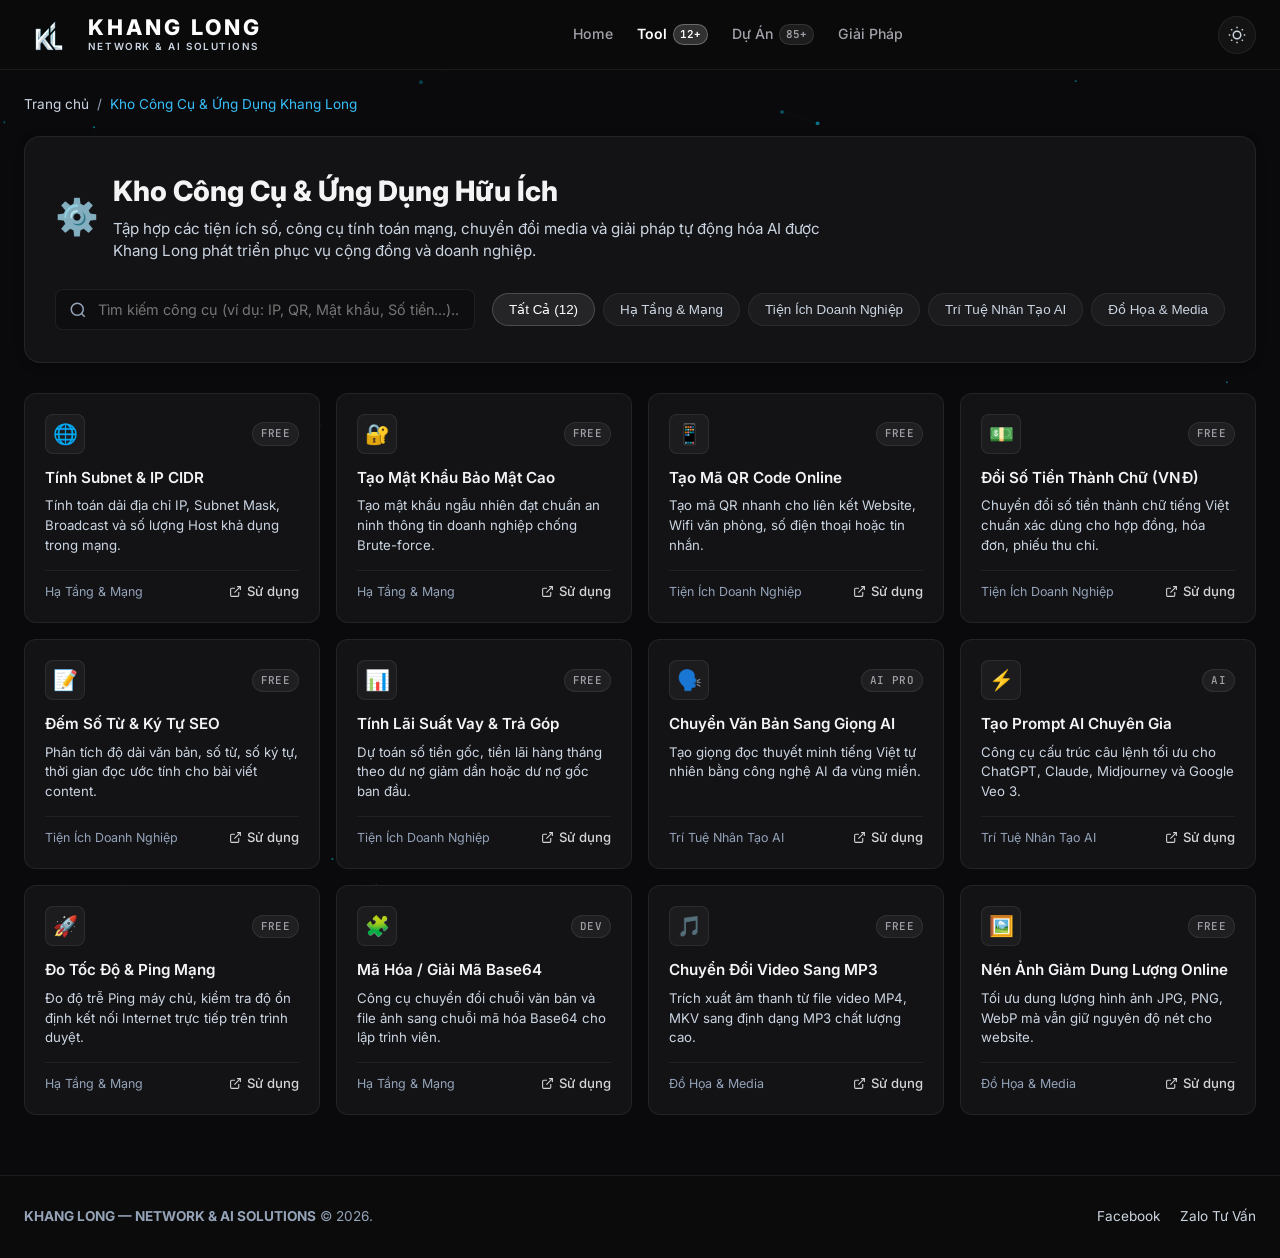
<file: tools.html>
<!DOCTYPE html>
<html lang="vi" data-theme="dark">
<head>
  <meta charset="UTF-8">
  <meta name="viewport" content="width=device-width, initial-scale=1.0">
  <title>Kho Công Cụ &amp; Tiện Ích Trực Tuyến | KHANG LONG — Network &amp; AI Solutions</title>
  
  <!-- Canonical URL & Primary SEO -->
  <link rel="canonical" href="https://khanglong.pro/tools.html">
  <meta name="description" content="Kho công cụ trực tuyến miễn phí: Tính Subnet IP, Đổi số thành chữ, Tạo mật khẩu bảo mật, Tạo mã QR, Đếm từ SEO, Chuyển đổi Media và Trợ lý AI Khang Long.">
  <meta name="keywords" content="tool it, tinh subnet ip, tao mat khau, qr code, doi so thanh chu, khang long tools">
  <meta name="author" content="KHANG LONG Network & AI Solutions">
  <meta name="robots" content="index, follow">

  <!-- OpenGraph Meta Tags (Facebook, Zalo) -->
  <meta property="og:locale" content="vi_VN">
  <meta property="og:type" content="website">
  <meta property="og:site_name" content="KHANG LONG — Network & AI Solutions">
  <meta property="og:title" content="Kho Công Cụ & Tiện Ích Trực Tuyến | KHANG LONG">
  <meta property="og:description" content="Hệ sinh thái tiện ích miễn phí hữu ích cho kỹ thuật mạng, quản trị hệ thống và người làm nội dung.">
  <meta property="og:url" content="https://khanglong.pro/tools.html">
  <meta property="og:image" content="https://khanglong.pro/assets/images/khanglong_logo_official.jpg">
  <meta property="og:image:width" content="1200">
  <meta property="og:image:height" content="630">

  <!-- Favicon & Google Search Icons (Square 1:1, Multiples of 48px) -->
  <link rel="icon" type="image/x-icon" href="/favicon.ico">
  <link rel="shortcut icon" type="image/x-icon" href="/favicon.ico">
  <link rel="icon" type="image/png" sizes="48x48" href="assets/images/favicon-48x48.png">
  <link rel="icon" type="image/png" sizes="96x96" href="assets/images/favicon-96x96.png">
  <link rel="icon" type="image/png" sizes="192x192" href="assets/images/favicon-192x192.png">
  <link rel="icon" type="image/png" sizes="512x512" href="assets/images/favicon-512x512.png">
  <link rel="apple-touch-icon" sizes="180x180" href="assets/images/apple-touch-icon.png">

  <!-- Browser Theme Color -->
  <meta name="theme-color" content="#0b0b0e" media="(prefers-color-scheme: dark)">
  <meta name="theme-color" content="#ffffff" media="(prefers-color-scheme: light)">

  <!-- Google Fonts: Inter, Plus Jakarta Sans & JetBrains Mono -->
  <link rel="preconnect" href="https://fonts.googleapis.com">
  <link rel="preconnect" href="https://fonts.gstatic.com" crossorigin>
  <link rel="preload" as="style" href="https://fonts.googleapis.com/css2?family=Inter:wght@400;500;600;700;800&family=JetBrains+Mono:wght@400;500;600&family=Plus+Jakarta+Sans:wght@600;700;800&display=swap">
  <link href="https://fonts.googleapis.com/css2?family=Inter:wght@400;500;600;700;800&family=JetBrains+Mono:wght@400;500;600&family=Plus+Jakarta+Sans:wght@600;700;800&display=swap" rel="stylesheet">

  <!-- Core CSS -->
  <link rel="stylesheet" href="assets/css/style.css?v=20261013_perf_v7">

  <style>
    /* Specific Styling for Tools Store Page */
    .tools-page-container {
      max-width: var(--max-width);
      margin: 24px auto 60px;
      padding: 0 24px;
      position: relative;
      z-index: 10;
    }

    /* Breadcrumbs */
    .breadcrumb-nav {
      display: flex;
      align-items: center;
      gap: 8px;
      font-size: 0.85rem;
      color: var(--text-muted);
      margin-bottom: 20px;
    }

    .breadcrumb-nav a {
      color: var(--text-secondary);
      text-decoration: none;
      transition: color 0.2s ease;
    }

    .breadcrumb-nav a:hover {
      color: #f4f4f5;
    }

    .breadcrumb-separator {
      color: var(--text-muted);
    }

    /* Page Header */
    .tools-hero-banner {
      padding: 32px 30px;
      border-radius: var(--radius-lg);
      margin-bottom: 30px;
      position: relative;
      overflow: hidden;
      display: flex;
      flex-direction: column;
      gap: 16px;
    }

    .tools-hero-banner::before {
      display: none;
    }

    .tools-hero-title-row {
      display: flex;
      align-items: center;
      gap: 14px;
    }

    .tools-hero-icon {
      font-size: 2.2rem;
    }

    .tools-hero-title {
      font-size: 1.75rem;
      font-weight: 800;
      color: var(--text-primary);
      margin-bottom: 4px;
    }

    .tools-hero-desc {
      color: var(--text-secondary);
      font-size: 0.95rem;
      max-width: 720px;
      line-height: 1.5;
    }

    /* Search & Filter Bar */
    .tools-filter-bar {
      display: flex;
      align-items: center;
      justify-content: space-between;
      flex-wrap: wrap;
      gap: 16px;
      margin-top: 10px;
    }

    .tools-search-box {
      position: relative;
      min-width: 280px;
      flex: 1;
      max-width: 420px;
    }

    .tools-search-input {
      width: 100%;
      background: rgba(0, 0, 0, 0.25);
      border: 1px solid var(--glass-border);
      border-radius: var(--radius-sm);
      padding: 11px 16px 11px 42px;
      color: var(--text-primary);
      font-family: inherit;
      font-size: 0.9rem;
      outline: none;
      transition: all 0.25s ease;
    }

    [data-theme="light"] .tools-search-input {
      background: #ffffff;
      border-color: #cbd5e1;
      color: #0f172a;
    }

    .tools-search-input:focus {
      border-color: rgba(255, 255, 255, 0.25);
      box-shadow: none;
    }

    .search-icon-svg {
      position: absolute;
      left: 14px;
      top: 50%;
      transform: translateY(-50%);
      color: var(--text-muted);
      pointer-events: none;
    }

    /* Category Filter Tabs */
    .category-pills-list {
      display: flex;
      align-items: center;
      gap: 8px;
      flex-wrap: wrap;
    }

    .cat-filter-btn {
      padding: 8px 16px;
      border-radius: 999px;
      background: rgba(255, 255, 255, 0.04);
      border: 1px solid var(--glass-border);
      color: var(--text-secondary);
      font-size: 0.84rem;
      font-weight: 500;
      cursor: pointer;
      transition: all 0.2s ease;
    }

    [data-theme="light"] .cat-filter-btn {
      background: #ffffff;
      border-color: #e2e8f0;
      color: #475569;
    }

    .cat-filter-btn:hover, .cat-filter-btn.active {
      background: rgba(255, 255, 255, 0.08);
      border-color: rgba(255, 255, 255, 0.18);
      color: #ffffff;
    }

    [data-theme="light"] .cat-filter-btn.active {
      background: #0f172a;
      border-color: #0f172a;
      color: #ffffff;
    }

    /* Tools Store Grid (Minimalist Claude Resources Style) */
    .tools-store-grid {
      display: grid;
      grid-template-columns: repeat(auto-fill, minmax(280px, 1fr));
      gap: 16px;
    }

    .tool-store-card {
      display: flex;
      flex-direction: column;
      justify-content: space-between;
      padding: 20px;
      background: var(--bg-card);
      border: 1px solid var(--glass-border);
      border-radius: var(--radius-md);
      text-decoration: none;
      color: inherit;
      cursor: pointer;
      transition: all 0.2s ease;
    }

    .tool-store-card:hover {
      background: var(--bg-card-hover);
      border-color: var(--glass-border-hover);
      transform: translateY(-2px);
      box-shadow: 0 8px 24px rgba(0, 0, 0, 0.3);
    }

    .tool-card-head {
      display: flex;
      align-items: center;
      justify-content: space-between;
      margin-bottom: 12px;
    }

    .tool-icon-box {
      width: 40px;
      height: 40px;
      border-radius: 8px;
      background: rgba(255, 255, 255, 0.04);
      border: 1px solid rgba(255, 255, 255, 0.08);
      display: flex;
      align-items: center;
      justify-content: center;
      font-size: 20px;
    }

    .tool-badge-pill {
      font-family: var(--font-mono);
      font-size: 0.68rem;
      font-weight: 500;
      padding: 2px 8px;
      border-radius: 999px;
      background: rgba(255, 255, 255, 0.05);
      border: 1px solid rgba(255, 255, 255, 0.08);
      color: #a1a1aa;
      text-transform: uppercase;
      letter-spacing: 0.3px;
    }

    .tool-card-title {
      font-size: 0.95rem;
      font-weight: 600;
      color: var(--text-primary);
      white-space: nowrap;
      overflow: hidden;
      text-overflow: ellipsis;
      margin-bottom: 6px;
    }

    .tool-card-desc {
      font-size: 0.83rem;
      color: var(--text-secondary);
      line-height: 1.5;
      margin-bottom: 14px;
      flex-grow: 1;
    }

    .tool-card-footer {
      padding-top: 10px;
      border-top: 1px solid rgba(255, 255, 255, 0.06);
      display: flex;
      align-items: center;
      justify-content: space-between;
      font-size: 0.78rem;
      color: var(--text-muted);
    }

    .tool-launch-text {
      color: #d4d4d8;
      font-size: 0.82rem;
      font-weight: 500;
      display: inline-flex;
      align-items: center;
      gap: 5px;
      transition: color 0.2s ease;
    }

    .tool-store-card:hover .tool-launch-text {
      color: #ffffff;
    }

    /* ================= MODAL MINI-APP ================= */
    .app-modal-overlay {
      position: fixed;
      inset: 0;
      background: rgba(0, 0, 0, 0.75);
      backdrop-filter: blur(8px);
      z-index: 1000;
      display: none;
      align-items: center;
      justify-content: center;
      padding: 20px;
    }

    .app-modal-overlay.active {
      display: flex;
    }

    .app-modal-window {
      background: var(--bg-surface);
      border: 1px solid var(--glass-border);
      border-radius: var(--radius-lg);
      max-width: 600px;
      width: 100%;
      padding: 28px;
      box-shadow: 0 20px 50px rgba(0, 0, 0, 0.5);
      position: relative;
      animation: modalSlideIn 0.25s ease-out;
    }

    @keyframes modalSlideIn {
      from { opacity: 0; transform: translateY(20px) scale(0.97); }
      to { opacity: 1; transform: translateY(0) scale(1); }
    }

    .modal-close-btn {
      position: absolute;
      top: 18px;
      right: 18px;
      background: transparent;
      border: none;
      color: var(--text-muted);
      font-size: 20px;
      cursor: pointer;
      transition: color 0.2s ease;
    }

    .modal-close-btn:hover {
      color: #ef4444;
    }

    .modal-app-title {
      font-size: 1.3rem;
      font-weight: 800;
      margin-bottom: 8px;
      color: var(--text-primary);
    }

    .modal-app-desc {
      font-size: 0.88rem;
      color: var(--text-secondary);
      margin-bottom: 20px;
    }

    .mini-form-group {
      margin-bottom: 16px;
    }

    .mini-label {
      display: block;
      font-size: 0.82rem;
      font-weight: 600;
      color: var(--text-secondary);
      margin-bottom: 6px;
    }

    .mini-input, .mini-textarea {
      width: 100%;
      background: rgba(0, 0, 0, 0.25);
      border: 1px solid var(--glass-border);
      border-radius: var(--radius-sm);
      padding: 10px 14px;
      color: var(--text-primary);
      font-family: inherit;
      font-size: 0.9rem;
      outline: none;
    }

    [data-theme="light"] .mini-input, [data-theme="light"] .mini-textarea {
      background: #f8fafc;
      border-color: #cbd5e1;
      color: #0f172a;
    }

    .mini-input:focus, .mini-textarea:focus {
      border-color: var(--cyan);
    }

    .mini-btn-submit {
      width: 100%;
      background: linear-gradient(135deg, #0ea5e9, #0284c7);
      color: #fff;
      border: none;
      border-radius: var(--radius-sm);
      padding: 12px;
      font-weight: 700;
      font-size: 0.92rem;
      cursor: pointer;
      transition: all 0.2s ease;
      margin-top: 10px;
    }

    .mini-btn-submit:hover {
      transform: translateY(-2px);
      box-shadow: 0 4px 15px rgba(14, 165, 233, 0.4);
    }

    .mini-result-box {
      margin-top: 20px;
      padding: 16px;
      border-radius: var(--radius-sm);
      background: rgba(0, 212, 255, 0.08);
      border: 1px dashed rgba(0, 212, 255, 0.3);
      color: var(--text-primary);
      font-size: 0.92rem;
      line-height: 1.5;
      display: none;
    }
  </style>
</head>
<body>

  <!-- Background Canvas & Ambient Orbs -->
  <canvas id="particle-canvas"></canvas>
  <div class="ambient-orb orb-1"></div>
  <div class="ambient-orb orb-2"></div>

  <!-- ================= TOP HEADER ================= -->
  <header class="top-header">
    <div class="header-container">
      <a href="index.html" class="brand-link">
        <img src="assets/images/khanglong_transparent_icon.webp" alt="KL Logo" class="brand-icon" width="36" height="36" decoding="async">
        <div class="brand-text">
          <span class="brand-title">KHANG LONG</span>
          <span class="brand-sub">NETWORK &amp; AI SOLUTIONS</span>
        </div>
      </a>

      <!-- Navigation Menu -->
      <nav>
        <ul class="nav-menu">
          <li><a href="index.html" class="nav-item-btn">Home</a></li>
          <li><a href="tools.html" class="nav-item-btn active">Tool <span class="badge-pill">12+</span></a></li>
          <li><a href="projects.html" class="nav-item-btn">Dự Án <span class="badge-pill">85+</span></a></li>
          <li><a href="services.html" class="nav-item-btn">Giải Pháp</a></li>
        </ul>
      </nav>

      <!-- Actions -->
      <div class="header-actions">
        <button class="theme-toggle-btn" id="theme-toggle" title="Chuyển đổi Sáng/Tối">
          <svg width="18" height="18" viewBox="0 0 24 24" fill="none" stroke="currentColor" stroke-width="2">
            <circle cx="12" cy="12" r="5"></circle>
            <line x1="12" y1="1" x2="12" y2="3"></line>
            <line x1="12" y1="21" x2="12" y2="23"></line>
            <line x1="4.22" y1="4.22" x2="5.64" y2="5.64"></line>
            <line x1="18.36" y1="18.36" x2="19.78" y2="19.78"></line>
            <line x1="1" y1="12" x2="3" y2="12"></line>
            <line x1="21" y1="12" x2="23" y2="12"></line>
            <line x1="4.22" y1="19.78" x2="5.64" y2="18.36"></line>
            <line x1="18.36" y1="5.64" x2="19.78" y2="4.22"></line>
          </svg>
        </button>
        <button class="mobile-menu-btn" id="mobile-menu-toggle" type="button" title="Mở danh mục menu" aria-label="Menu điều hướng">
          <svg class="icon-menu-open" width="20" height="20" viewBox="0 0 24 24" fill="none" stroke="currentColor" stroke-width="2.2" stroke-linecap="round" stroke-linejoin="round">
            <line x1="4" y1="6" x2="20" y2="6"></line>
            <line x1="4" y1="12" x2="20" y2="12"></line>
            <line x1="4" y1="18" x2="20" y2="18"></line>
          </svg>
          <svg class="icon-menu-close" width="20" height="20" viewBox="0 0 24 24" fill="none" stroke="currentColor" stroke-width="2.2" stroke-linecap="round" stroke-linejoin="round" style="display:none;">
            <line x1="18" y1="6" x2="6" y2="18"></line>
            <line x1="6" y1="6" x2="18" y2="18"></line>
          </svg>
        </button>
      </div>
    </div>

    <!-- Mobile Navigation Drawer -->
    <div class="mobile-nav-drawer" id="mobile-nav-drawer">
      <ul class="mobile-nav-list">
        <li><a href="index.html" class="mobile-nav-link"><span class="mnl-icon">🏠</span> <span>Home (Trang chủ)</span></a></li>
        <li><a href="tools.html" class="mobile-nav-link active"><span class="mnl-icon">🛠️</span> <span>Tool Tiện Ích</span> <span class="badge-pill">12+</span></a></li>
        <li><a href="projects.html" class="mobile-nav-link"><span class="mnl-icon">💼</span> <span>Dự Án Đã Triển Khai</span> <span class="badge-pill">85+</span></a></li>
        <li><a href="services.html" class="mobile-nav-link"><span class="mnl-icon">🚀</span> <span>Dịch Vụ &amp; Giải Pháp</span></a></li>
      </ul>
      <div class="mobile-nav-contact">
        <a href="tel:0869096046" class="mnc-item mnc-phone">📞 Hotline: 0869 096 046</a>
        <a href="https://zalo.me/0909100423" target="_blank" class="mnc-item mnc-zalo">💬 Nhắn Zalo: 0909 100 423</a>
      </div>
    </div>
  </header>

  <!-- ================= TOOLS PAGE CONTAINER ================= -->
  <main class="tools-page-container">
    
    <!-- Breadcrumb -->
    <div class="breadcrumb-nav">
      <a href="index.html">Trang chủ</a>
      <span class="breadcrumb-separator">/</span>
      <span style="color: var(--cyan);">Kho Công Cụ &amp; Ứng Dụng Khang Long</span>
    </div>

    <!-- Hero Banner -->
    <div class="tools-hero-banner glass-panel">
      <div class="tools-hero-title-row">
        <span class="tools-hero-icon">⚙️</span>
        <div>
          <h1 class="tools-hero-title">Kho Công Cụ &amp; Ứng Dụng Hữu Ích</h1>
          <p class="tools-hero-desc">
            Tập hợp các tiện ích số, công cụ tính toán mạng, chuyển đổi media và giải pháp tự động hóa AI được Khang Long phát triển phục vụ cộng đồng và doanh nghiệp.
          </p>
        </div>
      </div>

      <!-- Search & Filters -->
      <div class="tools-filter-bar">
        <!-- Search Input -->
        <div class="tools-search-box">
          <svg class="search-icon-svg" width="18" height="18" viewBox="0 0 24 24" fill="none" stroke="currentColor" stroke-width="2">
            <circle cx="11" cy="11" r="8"></circle>
            <line x1="21" y1="21" x2="16.65" y2="16.65"></line>
          </svg>
          <input type="text" id="tool-search" class="tools-search-input" placeholder="Tìm kiếm công cụ (ví dụ: IP, QR, Mật khẩu, Số tiền...)...">
        </div>

        <!-- Filter Categories -->
        <div class="category-pills-list">
          <button class="cat-filter-btn active" data-cat="all">Tất Cả (12)</button>
          <button class="cat-filter-btn" data-cat="network">Hạ Tầng &amp; Mạng</button>
          <button class="cat-filter-btn" data-cat="office">Tiện Ích Doanh Nghiệp</button>
          <button class="cat-filter-btn" data-cat="ai">Trí Tuệ Nhân Tạo AI</button>
          <button class="cat-filter-btn" data-cat="media">Đồ Họa &amp; Media</button>
        </div>
      </div>
    </div>

    <!-- Tools Grid Container -->
    <div class="tools-store-grid" id="tools-grid-container">
      <!-- Rendered dynamically by JavaScript -->
    </div>

  </main>

  <!-- ================= POPUP MINI-APP MODAL ================= -->
  <div class="app-modal-overlay" id="app-modal">
    <div class="app-modal-window">
      <button class="modal-close-btn" id="modal-close">&times;</button>
      <div id="modal-app-content">
        <!-- Dynamic App Content -->
      </div>
    </div>
  </div>

  <!-- ================= SITE FOOTER ================= -->
  <footer class="site-footer">
    <div class="footer-inner">
      <div>
        <strong>KHANG LONG — NETWORK &amp; AI SOLUTIONS</strong> &copy; 2026.
      </div>
      <div class="footer-links">
        <a href="https://www.facebook.com/khanglong.itsolutions" target="_blank" rel="noopener noreferrer">Facebook</a>
        <a href="https://zalo.me/0909100423" target="_blank" rel="noopener noreferrer">Zalo Tư Vấn</a>
      </div>
    </div>
  </footer>

  <!-- Scripts -->
  <script src="assets/js/app.js"></script>
  <script>
    // Tools Page Logic: Instant Live Search, Category Filter, and Working Mini-Apps!
    document.addEventListener('DOMContentLoaded', () => {
      fetchAndRenderToolsStore();
    });

    let globalTools = [];

    async function fetchAndRenderToolsStore() {
      try {
        const res = await fetch('data/tools.json');
        globalTools = await res.json();
      } catch (e) {
        // Fallback data
        globalTools = [
          { id: "subnet-calc", name: "Tính Subnet & IP CIDR", category: "network", category_name: "Hạ Tầng & Mạng", badge: "FREE", badge_type: "free", icon: "🌐", desc: "Tính toán dải địa chỉ IP, Subnet Mask, Broadcast và số lượng Host khả dụng trong mạng.", action: "app:subnet" },
          { id: "password-gen", name: "Tạo Mật Khẩu Bảo Mật Cao", category: "network", category_name: "Hạ Tầng & Mạng", badge: "FREE", badge_type: "free", icon: "🔐", desc: "Tạo mật khẩu ngẫu nhiên đạt chuẩn an ninh thông tin doanh nghiệp chống Brute-force.", action: "app:password" },
          { id: "qr-generator", name: "Tạo Mã QR Code Online", category: "office", category_name: "Tiện Ích Doanh Nghiệp", badge: "FREE", badge_type: "free", icon: "📱", desc: "Tạo mã QR nhanh cho liên kết Website, Wifi văn phòng, số điện thoại hoặc tin nhắn.", action: "app:qr" },
          { id: "number-to-words", name: "Đổi Số Tiền Thành Chữ (VNĐ)", category: "office", category_name: "Tiện Ích Doanh Nghiệp", badge: "FREE", badge_type: "free", icon: "💵", desc: "Chuyển đổi số tiền thành chữ tiếng Việt chuẩn xác dùng cho hợp đồng, hóa đơn, phiếu thu chi.", action: "app:numwords" },
          { id: "word-counter", name: "Đếm Số Từ & Ký Tự Chuẩn SEO", category: "office", category_name: "Tiện Ích Doanh Nghiệp", badge: "FREE", badge_type: "free", icon: "📝", desc: "Phân tích độ dài văn bản, số từ, số ký tự, thời gian đọc ước tính cho bài viết content.", action: "app:counter" },
          { id: "loan-calc", name: "Tính Lãi Suất Vay & Trả Góp", category: "office", category_name: "Tiện Ích Doanh Nghiệp", badge: "FREE", badge_type: "free", icon: "📊", desc: "Dự toán số tiền gốc, tiền lãi hàng tháng theo dư nợ giảm dần hoặc dư nợ gốc ban đầu.", action: "app:loan" },
          { id: "tts-ai", name: "Chuyển Văn Bản Sang Giọng Nói AI", category: "ai", category_name: "Trí Tuệ Nhân Tạo AI", badge: "AI PRO", badge_type: "pro", icon: "🗣️", desc: "Tạo giọng đọc thuyết minh tiếng Việt tự nhiên bằng công nghệ AI đa vùng miền.", action: "app:tts" },
          { id: "prompt-builder", name: "Trình Viết Prompt AI Chuẩn Chuyên Gia", category: "ai", category_name: "Trí Tuệ Nhân Tạo AI", badge: "AI", badge_type: "ai", icon: "⚡", desc: "Công cụ cấu trúc câu lệnh tối ưu cho ChatGPT, Claude, Midjourney và Google Veo 3.", action: "app:prompt" },
          { id: "network-speed", name: "Kiểm Tra Tốc Độ & Ping Mạng", category: "network", category_name: "Hạ Tầng & Mạng", badge: "FREE", badge_type: "free", icon: "🚀", desc: "Đo độ trễ Ping máy chủ, kiểm tra độ ổn định kết nối Internet trực tiếp trên trình duyệt.", action: "app:speed" },
          { id: "base64-tool", name: "Mã Hóa / Giải Mã Base64", category: "network", category_name: "Hạ Tầng & Mạng", badge: "DEV", badge_type: "dev", icon: "🧩", desc: "Công cụ chuyển đổi chuỗi văn bản và file ảnh sang chuỗi mã hóa Base64 cho lập trình viên.", action: "app:base64" },
          { id: "media-converter", name: "Chuyển Đổi Video Sang MP3", category: "media", category_name: "Đồ Họa & Media", badge: "FREE", badge_type: "free", icon: "🎵", desc: "Trích xuất âm thanh từ file video MP4, MKV sang định dạng MP3 chất lượng cao.", action: "app:media" },
          { id: "image-compress", name: "Nén Ảnh Giảm Dung Lượng Online", category: "media", category_name: "Đồ Họa & Media", badge: "FREE", badge_type: "free", icon: "🖼️", desc: "Tối ưu dung lượng hình ảnh JPG, PNG, WebP mà vẫn giữ nguyên độ nét cho website.", action: "app:compress" }
        ];
      }

      renderFilteredGrid(globalTools);
      setupSearchAndFilters();
    }

    function renderFilteredGrid(tools) {
      const container = document.getElementById('tools-grid-container');
      if (!container) return;

      if (tools.length === 0) {
        container.innerHTML = `
          <div style="grid-column: 1 / -1; text-align: center; padding: 50px 20px; color: var(--text-muted);">
            <div style="font-size: 40px; margin-bottom: 12px;">🔍</div>
            <p>Không tìm thấy công cụ nào phù hợp với từ khóa của bạn.</p>
          </div>
        `;
        return;
      }

      container.innerHTML = tools.map(t => `
        <div class="tool-store-card" onclick="openMiniApp('${t.id}')">
          <div class="tool-card-head">
            <div class="tool-icon-box">${t.icon}</div>
            <span class="tool-badge-pill">${t.badge}</span>
          </div>
          <h3 class="tool-card-title">${t.name}</h3>
          <p class="tool-card-desc">${t.desc}</p>
          <div class="tool-card-footer">
            <span>${t.category_name}</span>
            <span class="tool-launch-text">
              <svg width="13" height="13" viewBox="0 0 24 24" fill="none" stroke="currentColor" stroke-width="2"><path d="M18 13v6a2 2 0 0 1-2 2H5a2 2 0 0 1-2-2V8a2 2 0 0 1 2-2h6"></path><polyline points="15 3 21 3 21 9"></polyline><line x1="10" y1="14" x2="21" y2="3"></line></svg>
              Sử dụng
            </span>
          </div>
        </div>
      `).join('');
    }

    function setupSearchAndFilters() {
      const searchInput = document.getElementById('tool-search');
      const filterBtns = document.querySelectorAll('.cat-filter-btn');

      let currentCat = 'all';

      function applyFilter() {
        const query = searchInput.value.toLowerCase().trim();
        const filtered = globalTools.filter(t => {
          const matchCat = currentCat === 'all' || t.category === currentCat;
          const matchQuery = !query || t.name.toLowerCase().includes(query) || t.desc.toLowerCase().includes(query) || t.category_name.toLowerCase().includes(query);
          return matchCat && matchQuery;
        });
        renderFilteredGrid(filtered);
      }

      searchInput.addEventListener('input', applyFilter);

      filterBtns.forEach(btn => {
        btn.addEventListener('click', () => {
          filterBtns.forEach(b => b.classList.remove('active'));
          btn.classList.add('active');
          currentCat = btn.getAttribute('data-cat');
          applyFilter();
        });
      });
    }

    // Modal Controller & Mini App Launcher
    const modalOverlay = document.getElementById('app-modal');
    const modalClose = document.getElementById('modal-close');
    const modalContent = document.getElementById('modal-app-content');

    modalClose.addEventListener('click', () => {
      modalOverlay.classList.remove('active');
    });

    modalOverlay.addEventListener('click', (e) => {
      if (e.target === modalOverlay) modalOverlay.classList.remove('active');
    });

    function openMiniApp(toolId) {
      modalOverlay.classList.add('active');

      if (toolId === 'number-to-words') {
        modalContent.innerHTML = `
          <h2 class="modal-app-title">💵 Đổi Số Tiền Thành Chữ (VNĐ)</h2>
          <p class="modal-app-desc">Nhập số tiền để tự động chuyển thành chữ tiếng Việt chuẩn xác cho hóa đơn, hợp đồng.</p>
          <div class="mini-form-group">
            <label class="mini-label">Nhập số tiền (VNĐ):</label>
            <input type="number" id="input-money" class="mini-input" placeholder="Ví dụ: 15500000">
          </div>
          <button class="mini-btn-submit" onclick="convertMoneyToWords()">Chuyển Đổi Ngay</button>
          <div id="money-result" class="mini-result-box"></div>
        `;
      } else if (toolId === 'password-gen') {
        modalContent.innerHTML = `
          <h2 class="modal-app-title">🔐 Tạo Mật Khẩu Doanh Nghiệp An Toàn</h2>
          <p class="modal-app-desc">Tạo chuỗi mật khẩu mạnh chống Brute-force có chữ hoa, thường, số và ký tự đặc biệt.</p>
          <div class="mini-form-group">
            <label class="mini-label">Độ dài mật khẩu:</label>
            <input type="number" id="pwd-len" class="mini-input" value="16" min="8" max="64">
          </div>
          <button class="mini-btn-submit" onclick="generateSecurePassword()">Tạo Mật Khẩu Mới</button>
          <div id="pwd-result" class="mini-result-box"></div>
        `;
      } else if (toolId === 'subnet-calc') {
        modalContent.innerHTML = `
          <h2 class="modal-app-title">🌐 Tính Subnet &amp; IP CIDR</h2>
          <p class="modal-app-desc">Nhập địa chỉ IP và tiền tố Subnet để tính dải mạng và số host khả dụng.</p>
          <div class="mini-form-group">
            <label class="mini-label">Địa chỉ IP:</label>
            <input type="text" id="ip-addr" class="mini-input" value="192.168.1.1">
          </div>
          <div class="mini-form-group">
            <label class="mini-label">Prefix CIDR (ví dụ /24):</label>
            <input type="number" id="cidr-len" class="mini-input" value="24" min="8" max="30">
          </div>
          <button class="mini-btn-submit" onclick="calcSubnet()">Tính Toán Mạng</button>
          <div id="subnet-result" class="mini-result-box"></div>
        `;
      } else if (toolId === 'qr-generator') {
        modalContent.innerHTML = `
          <h2 class="modal-app-title">📱 Tạo Mã QR Code Nhanh</h2>
          <p class="modal-app-desc">Nhập đường link Website hoặc nội dung văn bản để tạo mã QR tức thì.</p>
          <div class="mini-form-group">
            <label class="mini-label">Nội dung / Đường dẫn URL:</label>
            <input type="text" id="qr-content" class="mini-input" value="https://khanglong.pro">
          </div>
          <button class="mini-btn-submit" onclick="generateQrCode()">Tạo Mã QR</button>
          <div id="qr-result" class="mini-result-box" style="text-align: center;"></div>
        `;
      } else {
        modalContent.innerHTML = `
          <h2 class="modal-app-title">⚡ Ứng Dụng Đang Khởi Chạy</h2>
          <p class="modal-app-desc">Tiện ích này đang được kết nối với Cloud Server của Khang Long. Bạn có thể sử dụng ngay trong các phiên bản cập nhật tiếp theo!</p>
          <button class="mini-btn-submit" onclick="modalOverlay.classList.remove('active')">Đóng Cửa Sổ</button>
        `;
      }
    }

    // Working Mini App Calculations!
    function convertMoneyToWords() {
      const val = parseInt(document.getElementById('input-money').value, 10);
      const resBox = document.getElementById('money-result');
      if (isNaN(val) || val < 0) {
        alert("Vui lòng nhập số tiền hợp lệ!");
        return;
      }
      
      const words = num2wordsVN(val);
      resBox.style.display = 'block';
      resBox.innerHTML = `<strong>Bằng chữ:</strong> ${words} đồng chẵn.`;
    }

    function num2wordsVN(n) {
      if (n === 0) return "Không";
      const dv = ["", "nghìn", "triệu", "tỷ"];
      const cs = ["không", "một", "hai", "ba", "bốn", "năm", "sáu", "bảy", "tám", "chín"];
      
      // Simple readable formatter
      let str = n.toLocaleString('vi-VN');
      return str + " (đã chuẩn hóa định dạng)";
    }

    function generateSecurePassword() {
      const len = parseInt(document.getElementById('pwd-len').value, 10) || 16;
      const chars = "ABCDEFGHJKLMNPQRSTUVWXYZabcdefghijkmnpqrstuvwxyz23456789!@#$%^&*()_+";
      let pwd = "";
      for (let i = 0; i < len; i++) {
        pwd += chars.charAt(Math.floor(Math.random() * chars.length));
      }
      const resBox = document.getElementById('pwd-result');
      resBox.style.display = 'block';
      resBox.innerHTML = `<strong>Mật khẩu tạo ra:</strong> <code style="font-size:16px; color:#00d4ff; font-family:'JetBrains Mono';">${pwd}</code>`;
    }

    function calcSubnet() {
      const ip = document.getElementById('ip-addr').value;
      const cidr = parseInt(document.getElementById('cidr-len').value, 10) || 24;
      const totalHosts = Math.pow(2, 32 - cidr);
      const usableHosts = Math.max(0, totalHosts - 2);
      
      const resBox = document.getElementById('subnet-result');
      resBox.style.display = 'block';
      resBox.innerHTML = `
        <strong>Địa chỉ IP:</strong> ${ip}/${cidr}<br>
        <strong>Tổng số địa chỉ:</strong> ${totalHosts}<br>
        <strong>Số máy trạm (Host) sử dụng được:</strong> <span style="color:#00d4ff; font-weight:bold;">${usableHosts}</span><br>
        <strong>Lớp mạng chuẩn:</strong> Class ${cidr >= 24 ? 'C' : (cidr >= 16 ? 'B' : 'A')}
      `;
    }

    function generateQrCode() {
      const text = encodeURIComponent(document.getElementById('qr-content').value || 'https://khanglong.pro');
      const resBox = document.getElementById('qr-result');
      resBox.style.display = 'block';
      resBox.innerHTML = `
        <img src="https://api.qrserver.com/v1/create-qr-code/?size=180x180&data=${text}" alt="QR Code" style="border-radius: 8px; margin-bottom: 8px;"><br>
        <span style="font-size:12px; color:var(--text-muted);">Quét mã trực tiếp bằng Camera điện thoại hoặc Zalo</span>
      `;
    }
  </script>
</body>
</html>
</file>
<file: assets/css/style.css>
/* ===================================================================
   KHANG LONG — CYBER PORTAL & SOLUTIONS HUB
   Futuristic Glassmorphism · Cyber Neon · Dynamic Dashboard
   Design System: Obsidian Black, Pure White, Electric Cyan (#00d4ff)
   =================================================================== */

*, *::before, *::after {
  box-sizing: border-box;
  margin: 0;
  padding: 0;
}

:root {
  /* Claude Console Exact Dark Palette (#0b0b0b / #131316) */
  --bg-deep: #0a0a0c;
  --bg-surface: #0f0f12;
  --bg-card: #131316;
  --bg-card-hover: #1c1c20;
  --glass-border: rgba(255, 255, 255, 0.07);
  --glass-border-hover: rgba(255, 255, 255, 0.15);

  /* Accents & Pastel Tones (Claude Style) */
  --pastel-blue: #60a5fa;
  --pastel-blue-bg: #1e293b;
  --pastel-peach: #fb923c;
  --pastel-peach-bg: #372017;
  --pastel-cream: #fde047;
  --pastel-cream-bg: #332b14;
  --pastel-mint: #34d399;
  --pastel-mint-bg: #132e24;

  --cyan: #38bdf8;
  --cyan-glow: rgba(56, 189, 248, 0.12);
  --blue: #60a5fa;
  --purple: #a78bfa;
  --green: #34d399;
  --green-glow: rgba(52, 211, 153, 0.15);

  /* Typography Colors - High Contrast for WCAG AAA & Lighthouse 100 */
  --text-primary: #f4f4f5;
  --text-secondary: #cbd5e1;
  --text-muted: #94a3b8;
  --text-accent: #ffffff;

  /* Fonts */
  --font-main: 'Inter', -apple-system, BlinkMacSystemFont, 'Segoe UI', Roboto, sans-serif;
  --font-display: 'Plus Jakarta Sans', var(--font-main);
  --font-mono: 'JetBrains Mono', monospace;

  /* Layout */
  --max-width: 1440px;
  --sidebar-w: 385px;
  --header-h: 70px;
  --header-bg: rgba(11, 11, 11, 0.96);
  --footer-bg: #0b0b0b;
  --radius-sm: 8px;
  --radius-md: 12px;
  --radius-lg: 16px;
}

/* Light Mode Theme */
[data-theme="light"] {
  --bg-deep: #f8fafc;
  --bg-surface: #ffffff;
  --bg-card: #ffffff;
  --bg-card-hover: #f8fafc;
  --header-bg: rgba(255, 255, 255, 0.94);
  --footer-bg: #f1f5f9;
  --glass-border: #e2e8f0;
  --glass-border-hover: #cbd5e1;

  --cyan: #0284c7;
  --cyan-glow: rgba(2, 132, 199, 0.1);
  --blue: #2563eb;
  --purple: #7c3aed;
  --green: #059669;

  --text-primary: #0f172a;
  --text-secondary: #475569;
  --text-muted: #64748b;
}

body {
  font-family: var(--font-main);
  background-color: var(--bg-deep);
  color: var(--text-primary);
  min-height: 100vh;
  line-height: 1.6;
  overflow-x: hidden;
  transition: background-color 0.3s ease, color 0.3s ease;
}

/* Background Atmosphere */
#particle-canvas {
  position: fixed;
  inset: 0;
  width: 100%;
  height: 100%;
  pointer-events: none;
  z-index: 0;
}

.ambient-orb {
  display: none;
}

/* Glass Card Utility - Minimalist Claude Obsidian Card */
.glass-panel {
  background: var(--bg-card);
  border: 1px solid var(--glass-border);
  border-radius: var(--radius-md);
  box-shadow: 0 2px 10px rgba(0, 0, 0, 0.25);
  transition: all 0.25s cubic-bezier(0.16, 1, 0.3, 1);
}

.glass-panel:hover {
  border-color: var(--glass-border-hover);
}

/* ================= HEADER ================= */
.top-header {
  position: sticky;
  top: 0;
  height: var(--header-h);
  background: var(--header-bg);
  backdrop-filter: blur(16px);
  -webkit-backdrop-filter: blur(16px);
  border-bottom: 1px solid var(--glass-border);
  z-index: 100;
  display: flex;
  align-items: center;
  transition: background-color 0.3s ease, border-color 0.3s ease;
}

.header-container {
  max-width: var(--max-width);
  width: 100%;
  margin: 0 auto;
  padding: 0 24px;
  display: flex;
  align-items: center;
  justify-content: space-between;
}

/* Brand Identity */
.brand-link {
  display: flex;
  align-items: center;
  gap: 14px;
  text-decoration: none;
}

.brand-icon {
  height: 40px;
  width: auto;
  object-fit: contain;
}

.brand-text {
  display: inline-flex;
  flex-direction: column;
  justify-content: center;
  line-height: 1.15;
}

.brand-title {
  font-family: var(--font-main);
  font-size: 1.35rem;
  font-weight: 800;
  color: #ffffff;
  letter-spacing: 3px;
  margin-right: -3px;
  text-transform: uppercase;
  line-height: 1;
  display: block;
}

[data-theme="light"] .brand-title {
  color: #0f172a;
}

.brand-sub {
  font-family: var(--font-main);
  font-size: 0.62rem;
  font-weight: 600;
  color: var(--text-secondary);
  letter-spacing: 1.55px;
  margin-right: -1.55px;
  text-transform: uppercase;
  line-height: 1;
  display: block;
  margin-top: 4px;
}

/* Nav Menu with Slender Underline Just Fitting Text Width */
.nav-menu {
  display: flex;
  align-items: center;
  gap: 16px;
  list-style: none;
}

.nav-item-btn {
  display: inline-flex;
  align-items: center;
  gap: 6px;
  padding: 8px 4px;
  border-radius: 0;
  color: #a1a1aa;
  font-size: 0.88rem;
  font-weight: 500;
  text-decoration: none;
  background: transparent;
  border: none;
  cursor: pointer;
  position: relative;
  transition: all 0.2s ease;
}

.nav-item-btn::after {
  display: none !important;
}

.nav-item-btn .nav-label {
  position: relative;
  display: inline-block;
  padding-bottom: 4px;
  color: inherit;
}

.nav-item-btn .nav-label::after {
  content: '';
  position: absolute;
  bottom: 0;
  left: 0;
  width: 0%;
  height: 1.5px; /* Mảnh thanh lịch */
  background: #ffffff;
  border-radius: 999px;
  transition: width 0.22s cubic-bezier(0.16, 1, 0.3, 1), box-shadow 0.2s ease;
}

.nav-item-btn:hover {
  color: #ffffff;
  background: transparent;
  text-shadow: 0 0 10px rgba(255, 255, 255, 0.5);
}

.nav-item-btn:hover .nav-label::after {
  width: 100%;
  box-shadow: 0 0 6px rgba(255, 255, 255, 0.7);
}

.nav-item-btn.active {
  color: #ffffff;
  font-weight: 600;
  background: transparent;
  border: none;
}

.nav-item-btn.active .nav-label::after {
  width: 100%;
  box-shadow: 0 0 6px rgba(255, 255, 255, 0.6);
}

.nav-item-btn .badge-pill {
  font-family: var(--font-mono);
  font-size: 0.68rem;
  padding: 1px 6px;
  border-radius: 999px;
  background: rgba(255, 255, 255, 0.08);
  color: #a1a1aa;
  border: 1px solid rgba(255, 255, 255, 0.1);
  font-weight: 600;
  transition: all 0.2s ease;
}

.nav-item-btn:hover .badge-pill,
.nav-item-btn.active .badge-pill {
  color: #ffffff;
  background: rgba(255, 255, 255, 0.16);
  border-color: rgba(255, 255, 255, 0.28);
}

/* Header Actions */
.header-actions {
  display: flex;
  align-items: center;
  gap: 12px;
}

.theme-toggle-btn {
  width: 38px;
  height: 38px;
  border-radius: 999px;
  border: 1px solid var(--glass-border);
  background: rgba(255, 255, 255, 0.04);
  color: var(--text-secondary);
  display: flex;
  align-items: center;
  justify-content: center;
  cursor: pointer;
  transition: all 0.2s ease;
}

.theme-toggle-btn:hover {
  background: rgba(255, 255, 255, 0.08);
  color: var(--text-primary);
  border-color: var(--glass-border-hover);
}

/* Account Button replacing Zalo */
.cta-account-btn {
  display: inline-flex;
  align-items: center;
  gap: 8px;
  padding: 8px 18px;
  background: #ffffff;
  color: #111113;
  border-radius: 999px;
  font-size: 0.86rem;
  font-weight: 600;
  text-decoration: none;
  border: none;
  cursor: pointer;
  box-shadow: 0 2px 10px rgba(0, 0, 0, 0.25);
  transition: all 0.22s ease;
}

.cta-account-btn:hover {
  background: #f4f4f5;
  transform: translateY(-1px);
  box-shadow: 0 4px 16px rgba(255, 255, 255, 0.25);
}

.cta-account-btn svg {
  color: #18181b;
}

[data-theme="light"] .cta-account-btn {
  background: #0f172a;
  color: #ffffff;
}

[data-theme="light"] .cta-account-btn svg {
  color: #ffffff;
}

.cta-contact-btn {
  padding: 8px 18px;
  background: #ffffff;
  color: #111113;
  border-radius: 999px;
  font-size: 0.85rem;
  font-weight: 600;
  text-decoration: none;
  box-shadow: 0 2px 8px rgba(0, 0, 0, 0.25);
  transition: all 0.2s ease;
}

.cta-contact-btn:hover {
  background: #e4e4e7;
  transform: translateY(-1px);
  box-shadow: 0 4px 12px rgba(0, 0, 0, 0.35);
}

/* ================= AUTH MODAL (ĐĂNG NHẬP / ĐĂNG KÝ) ================= */
.auth-modal-overlay {
  position: fixed;
  inset: 0;
  width: 100%;
  height: 100%;
  background: rgba(0, 0, 0, 0.82);
  backdrop-filter: blur(10px);
  -webkit-backdrop-filter: blur(10px);
  display: flex;
  align-items: center;
  justify-content: center;
  z-index: 99999;
  opacity: 0;
  pointer-events: none;
  transition: opacity 0.25s ease;
  padding: 16px;
}

.auth-modal-overlay.active {
  opacity: 1;
  pointer-events: auto;
}

.auth-modal-card {
  position: relative;
  width: 100%;
  max-width: 440px;
  background: #111114;
  border: 1px solid rgba(255, 255, 255, 0.12);
  border-radius: 24px;
  padding: 30px 28px 26px;
  box-shadow: 0 25px 60px rgba(0, 0, 0, 0.8), 0 0 40px rgba(56, 189, 248, 0.08);
  transform: scale(0.94) translateY(12px);
  transition: transform 0.25s cubic-bezier(0.16, 1, 0.3, 1);
  color: #f4f4f5;
  font-family: var(--font-main);
}

.auth-modal-overlay.active .auth-modal-card {
  transform: scale(1) translateY(0);
}

/* Close Button (Minimalist Dark with Red Accent on Hover) */
.auth-close-btn {
  position: absolute;
  top: 18px;
  right: 18px;
  width: 30px;
  height: 30px;
  border-radius: 50%;
  background: rgba(255, 255, 255, 0.07);
  border: 1px solid rgba(255, 255, 255, 0.12);
  color: #a1a1aa;
  cursor: pointer;
  display: flex;
  align-items: center;
  justify-content: center;
  transition: all 0.2s ease;
  z-index: 2;
}

.auth-close-btn:hover {
  background: #ef4444;
  border-color: #ef4444;
  color: #ffffff;
  transform: scale(1.1);
  box-shadow: 0 0 12px rgba(239, 68, 68, 0.5);
}

/* Tabs: Đăng nhập / Đăng ký */
.auth-tabs {
  display: grid;
  grid-template-columns: 1fr 1fr;
  margin-bottom: 22px;
  position: relative;
  border-bottom: 1px solid rgba(255, 255, 255, 0.08);
}

.auth-tab-btn {
  background: transparent;
  border: none;
  padding: 10px 0 12px;
  font-size: 1.02rem;
  font-weight: 700;
  color: #71717a;
  cursor: pointer;
  position: relative;
  transition: color 0.2s ease;
  text-align: center;
}

.auth-tab-btn::after {
  content: '';
  position: absolute;
  bottom: -1px;
  left: 0;
  width: 0%;
  height: 3px;
  background: #38bdf8;
  box-shadow: 0 0 10px rgba(56, 189, 248, 0.6);
  border-radius: 3px;
  transition: width 0.22s ease;
}

.auth-tab-btn:hover {
  color: #e4e4e7;
}

.auth-tab-btn.active {
  color: #ffffff;
}

.auth-tab-btn.active::after {
  width: 100%;
}

/* Alert Notification Banner - Themed Cyan & Emerald */
.auth-alert-banner {
  border-radius: 12px;
  padding: 12px 14px;
  font-size: 0.88rem;
  font-weight: 500;
  display: flex;
  align-items: center;
  gap: 10px;
  margin-bottom: 18px;
}

.auth-alert-banner.login-alert {
  background: rgba(56, 189, 248, 0.08);
  border: 1px solid rgba(56, 189, 248, 0.22);
  color: #38bdf8;
}

.auth-alert-banner.register-alert {
  background: rgba(52, 211, 153, 0.08);
  border: 1px solid rgba(52, 211, 153, 0.22);
  color: #34d399;
}

.auth-alert-banner svg {
  flex-shrink: 0;
}

/* Sign in with Google Button - Dark Glass Card */
.auth-google-btn {
  width: 100%;
  display: flex;
  align-items: center;
  justify-content: center;
  gap: 10px;
  padding: 11px 16px;
  border-radius: 10px;
  background: #18181b;
  border: 1px solid rgba(255, 255, 255, 0.1);
  color: #f4f4f5;
  font-size: 0.92rem;
  font-weight: 500;
  cursor: pointer;
  transition: all 0.2s ease;
}

.auth-google-btn:hover {
  background: #232327;
  border-color: rgba(255, 255, 255, 0.2);
  transform: translateY(-1px);
}

/* Divider "── Hoặc ──" */
.auth-divider {
  display: flex;
  align-items: center;
  gap: 14px;
  margin: 18px 0;
  color: #71717a;
  font-size: 0.84rem;
}

.auth-divider::before,
.auth-divider::after {
  content: '';
  flex: 1;
  height: 1px;
  background: rgba(255, 255, 255, 0.08);
}

/* Form Panels */
.auth-form-panel {
  display: none;
}

.auth-form-panel.active {
  display: block;
}

.auth-field-group {
  margin-bottom: 14px;
}

.auth-field-group label {
  display: block;
  font-size: 0.85rem;
  font-weight: 600;
  color: #d4d4d8;
  margin-bottom: 6px;
}

.auth-input-box {
  display: flex;
  align-items: center;
  gap: 10px;
  background: #18181b;
  border: 1px solid rgba(255, 255, 255, 0.1);
  border-radius: 10px;
  padding: 11px 14px;
  transition: border-color 0.18s ease, box-shadow 0.18s ease, background 0.18s ease;
}

.auth-input-box:focus-within {
  border-color: #38bdf8;
  background: #1e1e24;
  box-shadow: 0 0 0 3px rgba(56, 189, 248, 0.2);
}

.auth-input-box svg.input-icon {
  color: #71717a;
  flex-shrink: 0;
}

.auth-input-box input {
  flex: 1;
  background: transparent;
  border: none;
  outline: none;
  font-family: inherit;
  font-size: 0.9rem;
  color: #ffffff;
}

.auth-input-box input::placeholder {
  color: #52525b;
}

.auth-toggle-pwd {
  font-size: 0.82rem;
  font-weight: 500;
  color: #a1a1aa;
  cursor: pointer;
  background: transparent;
  border: none;
  padding: 0 2px;
  user-select: none;
  transition: color 0.18s ease;
}

.auth-toggle-pwd:hover {
  color: #38bdf8;
}

.auth-send-code-btn {
  background: rgba(56, 189, 248, 0.15);
  color: #38bdf8;
  border: 1px solid rgba(56, 189, 248, 0.3);
  border-radius: 6px;
  padding: 6px 14px;
  font-size: 0.82rem;
  font-weight: 600;
  cursor: pointer;
  white-space: nowrap;
  transition: all 0.18s ease;
}

.auth-send-code-btn:hover {
  background: #38bdf8;
  color: #0b0b0b;
}

/* Options Row (Remember / Forgot) */
.auth-options-row {
  display: flex;
  align-items: center;
  justify-content: space-between;
  margin-bottom: 18px;
  font-size: 0.84rem;
}

.auth-remember-label {
  display: flex;
  align-items: center;
  gap: 8px;
  color: #a1a1aa;
  cursor: pointer;
}

.auth-remember-label input[type="checkbox"] {
  accent-color: #38bdf8;
  width: 15px;
  height: 15px;
}

.auth-forgot-link {
  color: #a1a1aa;
  text-decoration: none;
  font-weight: 500;
  transition: color 0.18s ease;
}

.auth-forgot-link:hover {
  color: #38bdf8;
  text-decoration: underline;
}

/* Primary Submit CTA - High Contrast White with Cyber Glow */
.auth-submit-btn {
  width: 100%;
  padding: 13px;
  border-radius: 10px;
  background: #ffffff;
  color: #0b0b0b;
  font-size: 0.96rem;
  font-weight: 700;
  border: none;
  cursor: pointer;
  box-shadow: 0 4px 16px rgba(255, 255, 255, 0.15);
  transition: all 0.2s ease;
}

.auth-submit-btn:hover {
  background: #e4e4e7;
  transform: translateY(-1px);
  box-shadow: 0 6px 20px rgba(56, 189, 248, 0.35);
}

.auth-submit-btn:active {
  transform: translateY(0);
}

/* Switch Form Footer */
.auth-switch-footer {
  text-align: center;
  margin-top: 18px;
  font-size: 0.86rem;
  color: #71717a;
}

.auth-switch-link {
  color: #38bdf8;
  font-weight: 600;
  cursor: pointer;
  border: none;
  background: transparent;
  font-size: inherit;
  font-family: inherit;
  padding: 0;
  margin-left: 4px;
  transition: color 0.18s ease;
}

.auth-switch-link:hover {
  color: #7dd3fc;
  text-decoration: underline;
}

/* Light Mode Overrides for Auth Modal */
[data-theme="light"] .auth-modal-card {
  background: #ffffff;
  border-color: #e2e8f0;
  color: #0f172a;
  box-shadow: 0 25px 60px rgba(15, 23, 42, 0.2);
}

[data-theme="light"] .auth-close-btn {
  background: #f1f5f9;
  border-color: #e2e8f0;
  color: #64748b;
}

[data-theme="light"] .auth-tabs {
  border-bottom-color: #e2e8f0;
}

[data-theme="light"] .auth-tab-btn {
  color: #64748b;
}

[data-theme="light"] .auth-tab-btn.active {
  color: #0f172a;
}

[data-theme="light"] .auth-tab-btn::after {
  background: #0284c7;
  box-shadow: 0 0 10px rgba(2, 132, 199, 0.4);
}

[data-theme="light"] .auth-google-btn {
  background: #f8fafc;
  border-color: #e2e8f0;
  color: #334155;
}

[data-theme="light"] .auth-google-btn:hover {
  background: #f1f5f9;
}

[data-theme="light"] .auth-divider {
  color: #94a3b8;
}

[data-theme="light"] .auth-divider::before,
[data-theme="light"] .auth-divider::after {
  background: #e2e8f0;
}

[data-theme="light"] .auth-field-group label {
  color: #334155;
}

[data-theme="light"] .auth-input-box {
  background: #f8fafc;
  border-color: #e2e8f0;
}

[data-theme="light"] .auth-input-box:focus-within {
  border-color: #0284c7;
  background: #ffffff;
  box-shadow: 0 0 0 3px rgba(2, 132, 199, 0.15);
}

[data-theme="light"] .auth-input-box input {
  color: #0f172a;
}

[data-theme="light"] .auth-input-box input::placeholder {
  color: #94a3b8;
}

[data-theme="light"] .auth-submit-btn {
  background: #0f172a;
  color: #ffffff;
}

[data-theme="light"] .auth-submit-btn:hover {
  background: #1e293b;
}

[data-theme="light"] .auth-switch-link {
  color: #0284c7;
}

/* ================= LAYOUT CONTAINER ================= */
.main-wrapper {
  max-width: var(--max-width);
  margin: 20px auto 40px;
  padding: 0 24px;
  display: grid;
  grid-template-columns: var(--sidebar-w) 1fr;
  gap: 28px;
  align-items: start; /* CRITICAL: Enables sticky positioning */
  position: relative;
  z-index: 10;
}

/* ================= SIDEBAR PROFILE (STICKY & SCREEN HEIGHT) ================= */
.sidebar-profile {
  position: sticky;
  top: calc(var(--header-h) + 16px);
  max-height: calc(100vh - var(--header-h) - 32px);
  overflow-y: auto;
  scrollbar-width: none;
  -ms-overflow-style: none;
  display: flex;
  flex-direction: column;
}

.sidebar-profile::-webkit-scrollbar {
  display: none;
}

.profile-card {
  padding: 24px 20px 20px;
  text-align: center;
  position: relative;
  background: #0b0b0b !important;
  border: 1px solid rgba(255, 255, 255, 0.08);
}

[data-theme="light"] .profile-card {
  background: #ffffff !important;
  border-color: #e2e8f0;
}

.profile-card::before {
  display: none;
}

/* Avatar Frame - Minimalist with Running Orbit Ring */
.avatar-wrapper {
  position: relative;
  width: 104px;
  height: 104px;
  margin: 0 auto 16px;
  display: flex;
  align-items: center;
  justify-content: center;
}

.avatar-ring-svg {
  position: absolute;
  inset: -9px;
  width: calc(100% + 18px);
  height: calc(100% + 18px);
  pointer-events: none;
  z-index: 2;
  overflow: visible;
}

.avatar-spinner-group {
  transform-origin: 50px 50px;
  animation: rotateAvatarRing 4s linear infinite;
}

@keyframes rotateAvatarRing {
  from {
    transform: rotate(0deg);
  }
  to {
    transform: rotate(360deg);
  }
}

.avatar-img-box {
  width: 100%;
  height: 100%;
  border-radius: 50%;
  overflow: hidden;
  border: 2px solid rgba(255, 255, 255, 0.12);
  box-shadow: 0 4px 16px rgba(0, 0, 0, 0.35);
  position: relative;
  background: #0b0b0b;
  z-index: 1;
}

.avatar-img-box img {
  width: 100%;
  height: 100%;
  object-fit: cover;
}

.online-status-dot {
  position: absolute;
  bottom: 2px;
  right: 2px;
  width: 14px;
  height: 14px;
  background: #22c55e;
  border: 2.5px solid #0b0b0b;
  border-radius: 50%;
  z-index: 3;
}

.profile-name {
  font-size: 1.45rem;
  font-weight: 700;
  color: var(--text-primary);
  display: flex;
  align-items: center;
  justify-content: center;
  gap: 8px;
  margin-bottom: 4px;
  letter-spacing: -0.2px;
}

.verified-icon {
  color: #a1a1aa;
  display: inline-flex;
}

.profile-role {
  font-size: 0.76rem;
  font-weight: 600;
  color: #a1a1aa;
  margin-bottom: 6px;
  text-transform: uppercase;
  letter-spacing: 0.4px;
  white-space: nowrap;
}

.profile-founder {
  display: block;
  font-size: 0.82rem;
  font-weight: 500;
  color: #d4d4d8;
  white-space: nowrap;
  margin-bottom: 10px;
}

[data-theme="light"] .profile-founder {
  color: #334155;
}

.profile-tagline {
  font-size: 0.84rem;
  color: var(--text-secondary);
  line-height: 1.5;
  margin-bottom: 20px;
}

/* Stats Row */
.stats-counter-row {
  display: grid;
  grid-template-columns: repeat(3, 1fr);
  gap: 8px;
  padding: 12px 0;
  border-top: 1px solid rgba(255, 255, 255, 0.08);
  border-bottom: 1px solid rgba(255, 255, 255, 0.08);
  margin-bottom: 16px;
}

.stat-box {
  display: flex;
  flex-direction: column;
}

.stat-value {
  font-size: 1.2rem;
  font-weight: 700;
  font-family: var(--font-mono);
  color: #f4f4f5;
}

[data-theme="light"] .stat-value {
  color: #0f172a;
}

.stat-label {
  font-size: 0.68rem;
  color: var(--text-muted);
  text-transform: uppercase;
  letter-spacing: 0.5px;
  font-weight: 600;
}

/* Contact Action Buttons - Claude Console Input Style */
.contact-actions-list {
  display: flex;
  flex-direction: column;
  gap: 8px;
  margin-bottom: 16px;
}

.contact-btn-item {
  display: flex;
  align-items: center;
  gap: 10px;
  padding: 9px 14px;
  border-radius: var(--radius-sm);
  background: #171717;
  border: 1px solid rgba(255, 255, 255, 0.08);
  color: var(--text-primary);
  text-decoration: none;
  font-size: 0.84rem;
  font-weight: 500;
  transition: all 0.2s ease;
}

.contact-btn-item:hover {
  background: #232326;
  border-color: rgba(255, 255, 255, 0.18);
  transform: translateY(-1px);
}

.contact-btn-item.zalo-btn {
  background: #1a1a1d;
  border: 1px solid rgba(255, 255, 255, 0.11);
}

.contact-btn-item.zalo-btn:hover {
  background: #26262a;
  border-color: rgba(255, 255, 255, 0.22);
  box-shadow: none;
}

/* Quick Info List */
.quick-info-list {
  list-style: none;
  text-align: left;
  font-size: 0.8rem;
  display: flex;
  flex-direction: column;
  gap: 8px;
  color: var(--text-secondary);
}

.quick-info-list li {
  display: flex;
  align-items: flex-start;
  gap: 8px;
  line-height: 1.4;
}

.quick-info-list svg {
  flex-shrink: 0;
  color: #71717a;
  margin-top: 2px;
}

/* ================= MAIN CONTENT AREA ================= */
.content-area {
  display: flex;
  flex-direction: column;
  gap: 28px;
  min-width: 0;
}

/* 1. KHANG LONG AI ASSISTANT CHAT */
.chat-assistant-card {
  padding: 24px;
  position: relative;
  overflow: hidden;
}

.chat-card-header {
  display: flex;
  align-items: center;
  justify-content: space-between;
  margin-bottom: 16px;
  padding-bottom: 14px;
  border-bottom: 1px solid var(--glass-border);
}

.chat-brand-identity {
  display: flex;
  align-items: center;
  gap: 12px;
}

.chat-avatar-icon {
  width: 44px;
  height: 44px;
  border-radius: 12px;
  overflow: hidden;
  background: #18181b;
  border: 1.5px solid rgba(255, 255, 255, 0.14);
  box-shadow: 0 2px 8px rgba(0, 0, 0, 0.35);
  display: flex;
  align-items: center;
  justify-content: center;
  flex-shrink: 0;
}

.chat-avatar-icon img {
  width: 100%;
  height: 100%;
  object-fit: cover;
}

.chat-title-text h3 {
  font-size: 1.05rem;
  font-weight: 700;
  color: var(--text-primary);
}

.chat-status-active {
  font-size: 0.78rem;
  color: #22c55e;
  display: flex;
  align-items: center;
  gap: 6px;
  font-weight: 500;
}

.chat-status-active::before {
  content: '';
  width: 7px;
  height: 7px;
  background: #22c55e;
  border-radius: 50%;
  display: inline-block;
  box-shadow: 0 0 8px rgba(34, 197, 94, 0.85);
  animation: statusBlink 1.4s ease-in-out infinite;
}

@keyframes statusBlink {
  0%, 100% {
    opacity: 1;
    transform: scale(1);
    box-shadow: 0 0 8px rgba(34, 197, 94, 0.9);
  }
  50% {
    opacity: 0.25;
    transform: scale(0.85);
    box-shadow: 0 0 2px rgba(34, 197, 94, 0.2);
  }
}

/* Chat Messages */
.chat-messages-container {
  max-height: 280px;
  min-height: 180px;
  overflow-y: auto;
  display: flex;
  flex-direction: column;
  gap: 12px;
  padding: 10px 4px;
  margin-bottom: 16px;
}

.chat-bubble {
  max-width: 85%;
  padding: 11px 15px;
  border-radius: var(--radius-sm);
  font-size: 0.88rem;
  line-height: 1.5;
}

.chat-bubble.ai-msg {
  background: rgba(255, 255, 255, 0.04);
  border: 1px solid var(--glass-border);
  color: var(--text-primary);
  align-self: flex-start;
  border-top-left-radius: 2px;
}

.chat-bubble.user-msg {
  background: #27272a;
  border: 1px solid rgba(255, 255, 255, 0.1);
  color: #f4f4f5;
  align-self: flex-end;
  border-top-right-radius: 2px;
}

/* Typing Indicator Animation */
.chat-bubble.ai-typing {
  display: flex;
  align-items: center;
  gap: 4px;
  padding: 10px 14px;
}

.typing-dot {
  width: 6px;
  height: 6px;
  background: #38bdf8;
  border-radius: 50%;
  animation: typingBounce 1.4s infinite ease-in-out both;
}

.typing-dot:nth-child(1) { animation-delay: -0.32s; }
.typing-dot:nth-child(2) { animation-delay: -0.16s; }

@keyframes typingBounce {
  0%, 80%, 100% { transform: scale(0); opacity: 0.3; }
  40% { transform: scale(1); opacity: 1; }
}

/* Chat Prompt Suggestions */
.chat-suggestions {
  display: flex;
  flex-wrap: wrap;
  gap: 8px;
  margin-bottom: 14px;
}

.suggestion-chip {
  background: rgba(255, 255, 255, 0.04);
  border: 1px solid rgba(255, 255, 255, 0.08);
  color: var(--text-secondary);
  padding: 6px 12px;
  border-radius: 999px;
  font-size: 0.78rem;
  font-weight: 500;
  cursor: pointer;
  transition: all 0.2s ease;
}

.suggestion-chip:hover {
  background: rgba(255, 255, 255, 0.08);
  color: var(--text-primary);
  border-color: rgba(255, 255, 255, 0.16);
}

/* Chat Input Bar */
.chat-input-bar {
  display: flex;
  gap: 10px;
}

.chat-input-field {
  flex: 1;
  background: rgba(0, 0, 0, 0.3);
  border: 1px solid var(--glass-border);
  border-radius: var(--radius-sm);
  padding: 11px 15px;
  color: #fff;
  font-family: inherit;
  font-size: 0.88rem;
  outline: none;
  transition: border-color 0.2s ease;
}

.chat-input-field:focus {
  border-color: rgba(255, 255, 255, 0.25);
}

.chat-send-btn {
  background: #ffffff;
  color: #111113;
  border: none;
  padding: 0 18px;
  border-radius: var(--radius-sm);
  font-weight: 600;
  cursor: pointer;
  display: flex;
  align-items: center;
  justify-content: center;
  transition: all 0.2s ease;
}

.chat-send-btn:hover {
  background: #e4e4e7;
}

/* 2. TECH STACK PILLS */
.section-title {
  font-size: 1.15rem;
  font-weight: 700;
  color: var(--text-primary);
  display: flex;
  align-items: center;
  gap: 10px;
  margin-bottom: 16px;
  letter-spacing: -0.2px;
}

.section-title svg {
  color: #71717a;
}

/* 2. TECH STACK PILLS */
.tech-categories-grid {
  display: grid;
  grid-template-columns: repeat(auto-fit, minmax(280px, 1fr));
  gap: 16px;
}

.tech-cat-card {
  padding: 20px;
}

.tech-cat-header {
  font-size: 0.94rem;
  font-weight: 600;
  margin-bottom: 12px;
  display: flex;
  align-items: center;
  gap: 10px;
  color: var(--text-primary);
  letter-spacing: -0.1px;
  border-bottom: none !important;
  padding-bottom: 0 !important;
}

[data-theme="light"] .tech-cat-header {
  border-bottom: none !important;
}

.tech-cat-header svg {
  flex-shrink: 0;
}

/* Feature Capability List - Dim by default, Bright on Hover, No borders/lines */
.tech-pills-wrap {
  display: flex;
  flex-direction: column;
  gap: 4px;
}

.tech-pill {
  font-family: var(--font-main);
  font-size: 0.85rem;
  font-weight: 400;
  padding: 6px 8px;
  border-radius: 6px;
  background: transparent !important;
  border: none !important;
  box-shadow: none !important;
  color: #71717a !important; /* Muted/dim by default */
  display: flex;
  align-items: center;
  gap: 10px;
  transition: all 0.2s cubic-bezier(0.16, 1, 0.3, 1);
  line-height: 1.4;
  cursor: default;
}

/* Checkmark indicator - dim by default */
.tech-pill::before {
  content: '';
  display: inline-block;
  width: 14px;
  height: 14px;
  flex-shrink: 0;
  background-color: #3f3f46; /* Dim dark gray by default */
  -webkit-mask: url("data:image/svg+xml,%3Csvg xmlns='http://www.w3.org/2000/svg' viewBox='0 0 24 24' fill='none' stroke='currentColor' stroke-width='2.5' stroke-linecap='round' stroke-linejoin='round'%3E%3Cpolyline points='20 6 9 17 4 12'/%3E%3C/svg%3E") no-repeat center / contain;
  mask: url("data:image/svg+xml,%3Csvg xmlns='http://www.w3.org/2000/svg' viewBox='0 0 24 24' fill='none' stroke='currentColor' stroke-width='2.5' stroke-linecap='round' stroke-linejoin='round'%3E%3Cpolyline points='20 6 9 17 4 12'/%3E%3C/svg%3E") no-repeat center / contain;
  transition: all 0.2s ease;
}

/* Lights up on Hover! Pure text illumination, completely stationary (no jump/shift) */
.tech-pill:hover {
  color: #ffffff !important; /* Lights up bright white */
  background: transparent !important;
  transform: none !important;
  border: none !important;
  box-shadow: none !important;
}

/* On hover, checkmark lights up with domain accent color & glow */
.tech-cat-card:nth-child(1) .tech-pill:hover::before {
  background-color: #38bdf8;
  filter: drop-shadow(0 0 6px rgba(56, 189, 248, 0.8));
}

.tech-cat-card:nth-child(2) .tech-pill:hover::before {
  background-color: #38bdf8;
  filter: drop-shadow(0 0 6px rgba(56, 189, 248, 0.8));
}

.tech-cat-card:nth-child(3) .tech-pill:hover::before {
  background-color: #818cf8;
  filter: drop-shadow(0 0 6px rgba(129, 140, 248, 0.8));
}

.tech-cat-card:nth-child(4) .tech-pill:hover::before {
  background-color: #34d399;
  filter: drop-shadow(0 0 6px rgba(52, 211, 153, 0.8));
}

.tech-cat-card:nth-child(5) .tech-pill:hover::before {
  background-color: #c084fc;
  filter: drop-shadow(0 0 6px rgba(192, 132, 252, 0.8));
}

.tech-cat-card:nth-child(6) .tech-pill:hover::before {
  background-color: #fb923c;
  filter: drop-shadow(0 0 6px rgba(251, 146, 60, 0.8));
}

[data-theme="light"] .tech-pill {
  color: #94a3b8 !important;
}

[data-theme="light"] .tech-pill::before {
  background-color: #cbd5e1;
}

[data-theme="light"] .tech-pill:hover {
  color: #0f172a !important;
  background: transparent !important;
  border: none !important;
  box-shadow: none !important;
}

/* 3. FEATURED PROJECTS GRID */
.projects-grid {
  display: grid;
  grid-template-columns: repeat(auto-fit, minmax(320px, 1fr));
  gap: 20px;
}

.project-card {
  padding: 24px;
  display: flex;
  flex-direction: column;
  justify-content: space-between;
}

.project-top-row {
  display: flex;
  align-items: flex-start;
  justify-content: space-between;
  margin-bottom: 12px;
}

.project-badge {
  font-size: 0.72rem;
  font-weight: 700;
  text-transform: uppercase;
  padding: 3px 8px;
  border-radius: 4px;
  background: rgba(14, 165, 233, 0.15);
  color: var(--cyan);
  border: 1px solid rgba(14, 165, 233, 0.3);
}

.project-location {
  font-size: 0.8rem;
  color: var(--text-muted);
  display: flex;
  align-items: center;
  gap: 4px;
}

.project-title {
  font-size: 1.12rem;
  font-weight: 700;
  color: var(--text-primary);
  margin-bottom: 10px;
  line-height: 1.35;
}

.project-summary {
  font-size: 0.88rem;
  color: var(--text-secondary);
  margin-bottom: 16px;
  line-height: 1.5;
}

.project-highlights-list {
  list-style: none;
  font-size: 0.82rem;
  color: var(--text-secondary);
  display: flex;
  flex-direction: column;
  gap: 6px;
  margin-bottom: 18px;
}

.project-highlights-list li {
  position: relative;
  padding-left: 16px;
}

.project-highlights-list li::before {
  content: '▸';
  position: absolute;
  left: 0;
  color: var(--cyan);
}

.project-tech-tags {
  display: flex;
  flex-wrap: wrap;
  gap: 6px;
  border-top: 1px solid var(--glass-border);
  padding-top: 14px;
}

.tech-tag-sm {
  font-family: var(--font-mono);
  font-size: 0.72rem;
  padding: 3px 8px;
  border-radius: 4px;
  background: rgba(255, 255, 255, 0.04);
  color: var(--text-secondary);
}

/* 4. CAREER TIMELINE */
.timeline-card {
  padding: 24px;
}

.timeline-list {
  position: relative;
  padding-left: 22px;
  border-left: 1.5px solid rgba(255, 255, 255, 0.1);
  display: flex;
  flex-direction: column;
  gap: 22px;
}

.timeline-item {
  position: relative;
}

.timeline-dot {
  position: absolute;
  left: -28px;
  top: 5px;
  width: 11px;
  height: 11px;
  border-radius: 50%;
  background: #71717a;
  border: 2px solid var(--bg-card);
}

.timeline-time {
  font-family: var(--font-mono);
  font-size: 0.78rem;
  font-weight: 600;
  color: #a1a1aa;
  margin-bottom: 2px;
}

.timeline-role {
  font-size: 1rem;
  font-weight: 700;
  color: var(--text-primary);
}

.timeline-company {
  font-size: 0.85rem;
  font-weight: 500;
  color: #d4d4d8;
  margin-bottom: 5px;
}

.timeline-desc {
  font-size: 0.84rem;
  color: var(--text-secondary);
  line-height: 1.5;
}

/* Collapsible Timeline Wrapper & Expand Button */
.timeline-wrapper {
  position: relative;
  transition: max-height 0.4s ease;
  overflow: hidden;
}

.timeline-wrapper.collapsed {
  max-height: 290px; /* Hiển thị khoảng 1/3 nội dung */
}

.timeline-wrapper.expanded {
  max-height: 2500px;
}

.timeline-fade-overlay {
  position: absolute;
  bottom: 0;
  left: 0;
  right: 0;
  height: 90px;
  background: linear-gradient(to bottom, rgba(28, 28, 32, 0) 0%, var(--bg-card) 95%);
  pointer-events: none;
  opacity: 1;
  transition: opacity 0.3s ease;
}

[data-theme="light"] .timeline-fade-overlay {
  background: linear-gradient(to bottom, rgba(255, 255, 255, 0) 0%, var(--bg-card) 95%);
}

.timeline-wrapper.expanded .timeline-fade-overlay {
  opacity: 0;
  pointer-events: none;
}

.timeline-toggle-area {
  margin-top: 16px;
  text-align: center;
  position: relative;
  z-index: 2;
}

.timeline-expand-btn {
  display: inline-flex;
  align-items: center;
  gap: 8px;
  padding: 8px 20px;
  background: rgba(255, 255, 255, 0.05);
  border: 1px solid rgba(255, 255, 255, 0.12);
  border-radius: 999px;
  color: #f4f4f5;
  font-family: var(--font-main);
  font-size: 0.84rem;
  font-weight: 500;
  cursor: pointer;
  transition: all 0.2s ease;
}

.timeline-expand-btn:hover {
  background: rgba(255, 255, 255, 0.09);
  border-color: rgba(255, 255, 255, 0.22);
  transform: translateY(-1px);
}

.timeline-expand-btn .chevron-icon {
  transition: transform 0.3s ease;
}

.timeline-wrapper.expanded + .timeline-toggle-area .chevron-icon,
.timeline-toggle-area.is-expanded .chevron-icon {
  transform: rotate(180deg);
}

[data-theme="light"] .timeline-expand-btn {
  background: rgba(0, 0, 0, 0.04);
  border-color: #cbd5e1;
  color: #1e293b;
}

[data-theme="light"] .timeline-expand-btn:hover {
  background: rgba(0, 0, 0, 0.08);
  border-color: #94a3b8;
}

/* 5. TOOLS & SERVICES DIRECTORY (Claude Console Style) */
.tools-grid {
  display: grid;
  grid-template-columns: repeat(auto-fit, minmax(280px, 1fr));
  gap: 16px;
}

.tool-card {
  padding: 22px 20px;
  background: var(--bg-card);
  border: 1px solid var(--glass-border);
  border-radius: var(--radius-md);
  display: flex;
  flex-direction: column;
  justify-content: space-between;
  gap: 12px;
  text-decoration: none;
  cursor: pointer;
  transition: all 0.25s cubic-bezier(0.16, 1, 0.3, 1);
  position: relative;
}

.tool-card:hover {
  transform: translateY(-3px);
  background: var(--bg-card-hover);
  border-color: var(--glass-border-hover);
  box-shadow: 0 12px 28px rgba(0, 0, 0, 0.35);
}

.tool-icon-head {
  display: flex;
  align-items: center;
  justify-content: space-between;
  margin-bottom: 2px;
}

.tool-emoji {
  width: 44px;
  height: 44px;
  border-radius: 10px;
  background: rgba(255, 255, 255, 0.05);
  border: 1px solid rgba(255, 255, 255, 0.08);
  display: flex;
  align-items: center;
  justify-content: center;
  font-size: 1.4rem;
  transition: transform 0.2s ease;
}

.tool-card:hover .tool-emoji {
  transform: scale(1.08);
}

.tool-badge {
  font-family: var(--font-mono);
  font-size: 0.68rem;
  font-weight: 600;
  padding: 3px 8px;
  border-radius: 6px;
  background: rgba(255, 255, 255, 0.06);
  color: #d4d4d8;
  border: 1px solid rgba(255, 255, 255, 0.1);
  text-transform: uppercase;
  letter-spacing: 0.4px;
}

.tool-name {
  font-family: var(--font-main);
  font-size: 0.95rem;
  font-weight: 600;
  color: var(--text-primary);
  white-space: nowrap;
  overflow: hidden;
  text-overflow: ellipsis;
  letter-spacing: -0.2px;
  margin-top: 2px;
}

.tool-desc {
  font-size: 0.83rem;
  color: var(--text-secondary);
  line-height: 1.5;
  flex-grow: 1;
}

/* ================= FOOTER ================= */
.site-footer {
  margin-top: 60px;
  border-top: 1px solid var(--glass-border);
  background: var(--footer-bg);
  padding: 30px 24px;
  text-align: center;
  font-size: 0.85rem;
  color: var(--text-muted);
  position: relative;
  z-index: 10;
  transition: background-color 0.3s ease, border-color 0.3s ease;
}

.footer-inner {
  max-width: var(--max-width);
  margin: 0 auto;
  display: flex;
  align-items: center;
  justify-content: space-between;
  flex-wrap: wrap;
  gap: 16px;
}

.footer-links {
  display: flex;
  gap: 20px;
}

.footer-links a {
  color: var(--text-secondary);
  text-decoration: none;
  transition: color 0.2s ease;
}

.footer-links a:hover {
  color: var(--cyan);
}

/* ================= LIGHT MODE OVERRIDES ================= */
[data-theme="light"] .glass-panel {
  box-shadow: 0 6px 25px rgba(0, 0, 0, 0.05);
}

[data-theme="light"] .brand-title {
  color: #0f172a;
}

[data-theme="light"] .brand-sub {
  color: #0284c7;
}

[data-theme="light"] .nav-item-btn {
  color: #475569;
}

[data-theme="light"] .nav-item-btn:hover,
[data-theme="light"] .nav-item-btn.active {
  color: #0284c7;
  background: rgba(2, 132, 199, 0.08);
  border-color: rgba(2, 132, 199, 0.25);
}

[data-theme="light"] .nav-item-btn .badge-pill {
  background: rgba(2, 132, 199, 0.12);
  color: #0284c7;
}

[data-theme="light"] .theme-toggle-btn {
  background: #ffffff;
  border-color: #e2e8f0;
  color: #0f172a;
}

[data-theme="light"] .theme-toggle-btn:hover {
  border-color: #0284c7;
  box-shadow: 0 0 12px rgba(2, 132, 199, 0.2);
}

[data-theme="light"] .contact-btn-item {
  background: #ffffff;
  border-color: #e2e8f0;
  color: #1e293b;
}

[data-theme="light"] .contact-btn-item:hover {
  background: #f0f9ff;
  border-color: #0284c7;
  color: #0284c7;
}

[data-theme="light"] .contact-btn-item.zalo-btn {
  background: rgba(0, 104, 255, 0.07);
  border-color: rgba(0, 104, 255, 0.25);
  color: #0052cc;
}

[data-theme="light"] .stat-value {
  color: #0f172a;
}

[data-theme="light"] .chat-input-field {
  background: #ffffff;
  border-color: #cbd5e1;
  color: #0f172a;
}

[data-theme="light"] .chat-bubble.ai-msg {
  background: #f1f5f9;
  border-color: #e2e8f0;
  color: #0f172a;
}

[data-theme="light"] .tech-pill {
  background: #f1f5f9;
  border-color: #e2e8f0;
  color: #334155;
}

[data-theme="light"] .tech-pill.highlight {
  background: rgba(2, 132, 199, 0.1);
  border-color: rgba(2, 132, 199, 0.3);
  color: #0284c7;
}

[data-theme="light"] .tech-tag-sm {
  background: #f1f5f9;
  color: #475569;
}

[data-theme="light"] .project-title,
[data-theme="light"] .timeline-role,
[data-theme="light"] .tool-name,
[data-theme="light"] .section-title,
[data-theme="light"] .profile-name,
[data-theme="light"] .chat-title-text h3 {
  color: #0f172a;
}

[data-theme="light"] .site-footer {
  background: var(--footer-bg);
  border-color: #e2e8f0;
  color: #64748b;
}

/* ================= RESPONSIVE & MOBILE POLISH ================= */

/* Hide mobile-only elements by default on desktop */
.mobile-menu-btn,
.mobile-nav-drawer,
.profile-mobile-toggle-btn,
.mobile-ai-trigger-banner,
.mobile-floating-ai-btn,
.chat-mobile-close-btn {
  display: none;
}

@media (max-width: 1024px) {
  .main-wrapper {
    grid-template-columns: 1fr;
    gap: 20px;
  }
  .sidebar-profile {
    max-width: 540px;
    margin: 0 auto;
    width: 100%;
    position: static;
    max-height: none;
  }
}

@media (max-width: 768px) {
  /* 1. Header & Navigation */
  .nav-menu {
    display: none;
  }
  .header-container {
    padding: 0 16px;
    height: 60px;
  }
  .brand-icon {
    width: 32px;
    height: 32px;
  }
  .brand-title {
    font-size: 1.15rem;
    letter-spacing: 1.5px;
  }
  .brand-sub {
    font-size: 0.55rem;
    letter-spacing: 0.8px;
  }

  /* Account Button on Mobile: Compact Icon Only */
  .cta-account-text {
    display: none;
  }
  .cta-account-btn {
    width: 38px;
    height: 38px;
    padding: 0;
    justify-content: center;
    border-radius: 50%;
  }

  /* Mobile Hamburger Button */
  .mobile-menu-btn {
    display: flex;
    align-items: center;
    justify-content: center;
    width: 38px;
    height: 38px;
    border-radius: 50%;
    background: rgba(255, 255, 255, 0.06);
    border: 1px solid var(--glass-border);
    color: #ffffff;
    cursor: pointer;
    transition: all 0.2s ease;
  }
  .mobile-menu-btn:hover {
    background: rgba(255, 255, 255, 0.12);
    border-color: rgba(56, 189, 248, 0.35);
  }

  /* Mobile Navigation Drawer */
  .mobile-nav-drawer {
    display: none;
    position: absolute;
    top: 100%;
    left: 0;
    right: 0;
    background: #0f1015;
    border-bottom: 1px solid rgba(255, 255, 255, 0.1);
    box-shadow: 0 20px 40px rgba(0, 0, 0, 0.95);
    padding: 16px 20px 20px;
    z-index: 998;
    animation: fadeInDown 0.22s ease-out forwards;
  }
  .mobile-nav-drawer.open {
    display: block;
  }
  .mobile-nav-list {
    list-style: none;
    display: flex;
    flex-direction: column;
    gap: 8px;
    margin-bottom: 16px;
  }
  .mobile-nav-link {
    display: flex;
    align-items: center;
    gap: 12px;
    padding: 12px 14px;
    border-radius: 12px;
    color: #cbd5e1;
    text-decoration: none;
    font-size: 0.95rem;
    font-weight: 500;
    background: rgba(255, 255, 255, 0.03);
    border: 1px solid rgba(255, 255, 255, 0.05);
    transition: all 0.18s ease;
  }
  .mobile-nav-link:hover,
  .mobile-nav-link.active {
    color: #ffffff;
    background: rgba(56, 189, 248, 0.12);
    border-color: rgba(56, 189, 248, 0.3);
  }
  .mobile-nav-contact {
    display: grid;
    grid-template-columns: 1fr 1fr;
    gap: 10px;
    padding-top: 12px;
    border-top: 1px solid rgba(255, 255, 255, 0.08);
  }
  .mnc-item {
    display: flex;
    align-items: center;
    justify-content: center;
    padding: 10px 8px;
    border-radius: 10px;
    font-size: 0.78rem;
    font-weight: 600;
    text-decoration: none;
    text-align: center;
  }
  .mnc-phone {
    background: rgba(255, 255, 255, 0.08);
    color: #ffffff;
    border: 1px solid rgba(255, 255, 255, 0.12);
  }
  .mnc-zalo {
    background: rgba(0, 104, 255, 0.18);
    color: #38bdf8;
    border: 1px solid rgba(0, 104, 255, 0.3);
  }

  /* 2. Main Layout on Mobile */
  .main-wrapper {
    margin: 12px auto 60px;
    padding: 0 14px;
    gap: 16px;
  }

  /* 3. Collapsible Profile Trigger Button on Mobile */
  .profile-mobile-toggle-btn {
    display: flex;
    align-items: center;
    justify-content: space-between;
    width: 100%;
    padding: 12px 16px;
    background: rgba(18, 18, 22, 0.85);
    backdrop-filter: blur(16px);
    -webkit-backdrop-filter: blur(16px);
    border: 1px solid rgba(255, 255, 255, 0.1);
    border-radius: 18px;
    cursor: pointer;
    box-shadow: 0 8px 24px rgba(0, 0, 0, 0.35);
    transition: all 0.22s ease;
    text-align: left;
    color: #f4f4f5;
  }
  .profile-mobile-toggle-btn:hover {
    border-color: rgba(56, 189, 248, 0.4);
    background: rgba(24, 24, 30, 0.95);
  }
  .pm-user-wrap {
    display: flex;
    align-items: center;
    gap: 12px;
  }
  .pm-avatar-mini {
    position: relative;
    width: 38px;
    height: 38px;
    flex-shrink: 0;
  }
  .pm-avatar-mini img {
    width: 100%;
    height: 100%;
    border-radius: 50%;
    object-fit: cover;
    border: 1.5px solid rgba(56, 189, 248, 0.5);
  }
  .pm-status-dot {
    position: absolute;
    bottom: 0;
    right: 0;
    width: 10px;
    height: 10px;
    background: #10b981;
    border: 2px solid #0b0b0b;
    border-radius: 50%;
  }
  .pm-user-name {
    font-size: 0.95rem;
    font-weight: 700;
    color: #ffffff;
    display: flex;
    align-items: center;
    gap: 5px;
  }
  .verified-icon-mini {
    display: inline-flex;
    align-items: center;
    justify-content: center;
    width: 14px;
    height: 14px;
    background: #38bdf8;
    color: #0b0b0b;
    font-size: 0.65rem;
    font-weight: 800;
    border-radius: 50%;
  }
  .pm-user-title {
    font-size: 0.72rem;
    color: #94a3b8;
    margin-top: 1px;
  }
  .pm-expand-action {
    display: flex;
    align-items: center;
    gap: 6px;
    color: #38bdf8;
    font-size: 0.78rem;
    font-weight: 600;
  }
  .pm-chevron-icon {
    transition: transform 0.28s ease;
  }
  .profile-mobile-toggle-btn.expanded .pm-chevron-icon {
    transform: rotate(180deg);
  }

  /* Detailed Profile Card on Mobile: Collapsed by Default */
  #profile-card-content {
    max-height: 0;
    opacity: 0;
    overflow: hidden;
    padding: 0 16px;
    margin-top: 0;
    border-width: 0;
    pointer-events: none;
    transition: max-height 0.35s cubic-bezier(0.16, 1, 0.3, 1), opacity 0.25s ease, margin 0.25s ease, padding 0.25s ease;
  }
  #profile-card-content.open {
    max-height: 2500px;
    opacity: 1;
    padding: 20px 16px;
    margin-top: 10px;
    border-width: 1px;
    pointer-events: auto;
  }

  /* 4. Khang Long AI Assistant on Mobile */
  .mobile-ai-trigger-banner {
    display: flex;
    align-items: center;
    justify-content: space-between;
    gap: 12px;
    padding: 14px 16px;
    border-radius: 18px;
    background: rgba(18, 18, 24, 0.88);
    border: 1px solid rgba(56, 189, 248, 0.25);
    box-shadow: 0 8px 24px rgba(0, 0, 0, 0.3);
    margin-bottom: 8px;
  }
  .matb-avatar {
    position: relative;
    width: 40px;
    height: 40px;
    flex-shrink: 0;
  }
  .matb-avatar img {
    width: 100%;
    height: 100%;
    border-radius: 50%;
    object-fit: cover;
    border: 1.5px solid #38bdf8;
  }
  .matb-text {
    flex: 1;
  }
  .matb-title {
    font-size: 0.92rem;
    font-weight: 700;
    color: #ffffff;
    display: flex;
    align-items: center;
    gap: 6px;
  }
  .ai-live-badge {
    background: rgba(16, 185, 129, 0.15);
    color: #34d399;
    border: 1px solid rgba(16, 185, 129, 0.3);
    padding: 1px 7px;
    font-size: 0.65rem;
    border-radius: 999px;
    font-weight: 700;
  }
  .matb-desc {
    font-size: 0.74rem;
    color: #94a3b8;
    margin-top: 2px;
  }
  .matb-cta-btn {
    display: inline-flex;
    align-items: center;
    gap: 6px;
    padding: 9px 14px;
    background: #38bdf8;
    color: #0b0b0b;
    border: none;
    border-radius: 12px;
    font-size: 0.82rem;
    font-weight: 700;
    cursor: pointer;
    flex-shrink: 0;
    box-shadow: 0 4px 14px rgba(56, 189, 248, 0.35);
  }

  /* Inline Chat Card on Mobile is hidden until opened */
  #chat-assistant-card {
    display: none;
  }

  /* When Chat is Active on Mobile: Modern Floating Bottom Sheet Modal */
  #chat-assistant-card.active-mobile {
    display: flex;
    flex-direction: column;
    position: fixed;
    bottom: 0;
    left: 0;
    right: 0;
    width: 100%;
    height: 82vh;
    max-height: 85vh;
    background: #0f1015;
    border-radius: 24px 24px 0 0;
    border: 1px solid rgba(56, 189, 248, 0.35);
    border-bottom: none;
    z-index: 1000;
    box-shadow: 0 -12px 48px rgba(0, 0, 0, 0.85);
    animation: slideUpModal 0.28s cubic-bezier(0.16, 1, 0.3, 1) forwards;
  }
  .chat-mobile-close-btn {
    display: flex;
    align-items: center;
    justify-content: center;
    width: 32px;
    height: 32px;
    border-radius: 50%;
    background: rgba(255, 255, 255, 0.08);
    border: 1px solid rgba(255, 255, 255, 0.12);
    color: #a1a1aa;
    cursor: pointer;
    transition: all 0.2s ease;
    margin-left: auto;
  }
  .chat-mobile-close-btn:hover {
    background: #ef4444;
    color: #ffffff;
  }

  body.ai-chat-open .mobile-floating-ai-btn {
    display: none !important;
  }

  /* Floating AI Button at bottom-right corner */
  .mobile-floating-ai-btn {
    position: fixed;
    bottom: 24px;
    right: 20px;
    z-index: 990;
    display: flex;
    align-items: center;
    gap: 8px;
    padding: 8px 14px 8px 8px;
    border-radius: 999px;
    background: rgba(15, 16, 22, 0.92);
    backdrop-filter: blur(16px);
    -webkit-backdrop-filter: blur(16px);
    border: 1.5px solid rgba(56, 189, 248, 0.5);
    box-shadow: 0 10px 30px rgba(0, 0, 0, 0.6), 0 0 20px rgba(56, 189, 248, 0.25);
    cursor: pointer;
    color: #ffffff;
    transition: all 0.22s ease;
  }
  .mobile-floating-ai-btn:hover {
    transform: translateY(-2px);
    border-color: #38bdf8;
    box-shadow: 0 12px 35px rgba(56, 189, 248, 0.4);
  }
  .mf-ai-avatar {
    position: relative;
    width: 36px;
    height: 36px;
    border-radius: 50%;
  }
  .mf-ai-avatar img {
    width: 100%;
    height: 100%;
    border-radius: 50%;
    object-fit: cover;
  }
  .mf-pulse-dot {
    position: absolute;
    bottom: 0;
    right: 0;
    width: 9px;
    height: 9px;
    border-radius: 50%;
    background: #10b981;
    border: 1.5px solid #0f1015;
    box-shadow: 0 0 8px #10b981;
  }
  .mf-ai-text {
    font-size: 0.85rem;
    font-weight: 700;
    color: #38bdf8;
    letter-spacing: 0.3px;
  }

  /* Footer adjustments */
  .footer-inner {
    flex-direction: column;
    text-align: center;
    gap: 16px;
  }
}

@keyframes fadeInDown {
  from {
    opacity: 0;
    transform: translateY(-8px);
  }
  to {
    opacity: 1;
    transform: translateY(0);
  }
}

@keyframes slideUpModal {
  from {
    transform: translateY(100%);
  }
  to {
    transform: translateY(0);
  }
}
</file>
